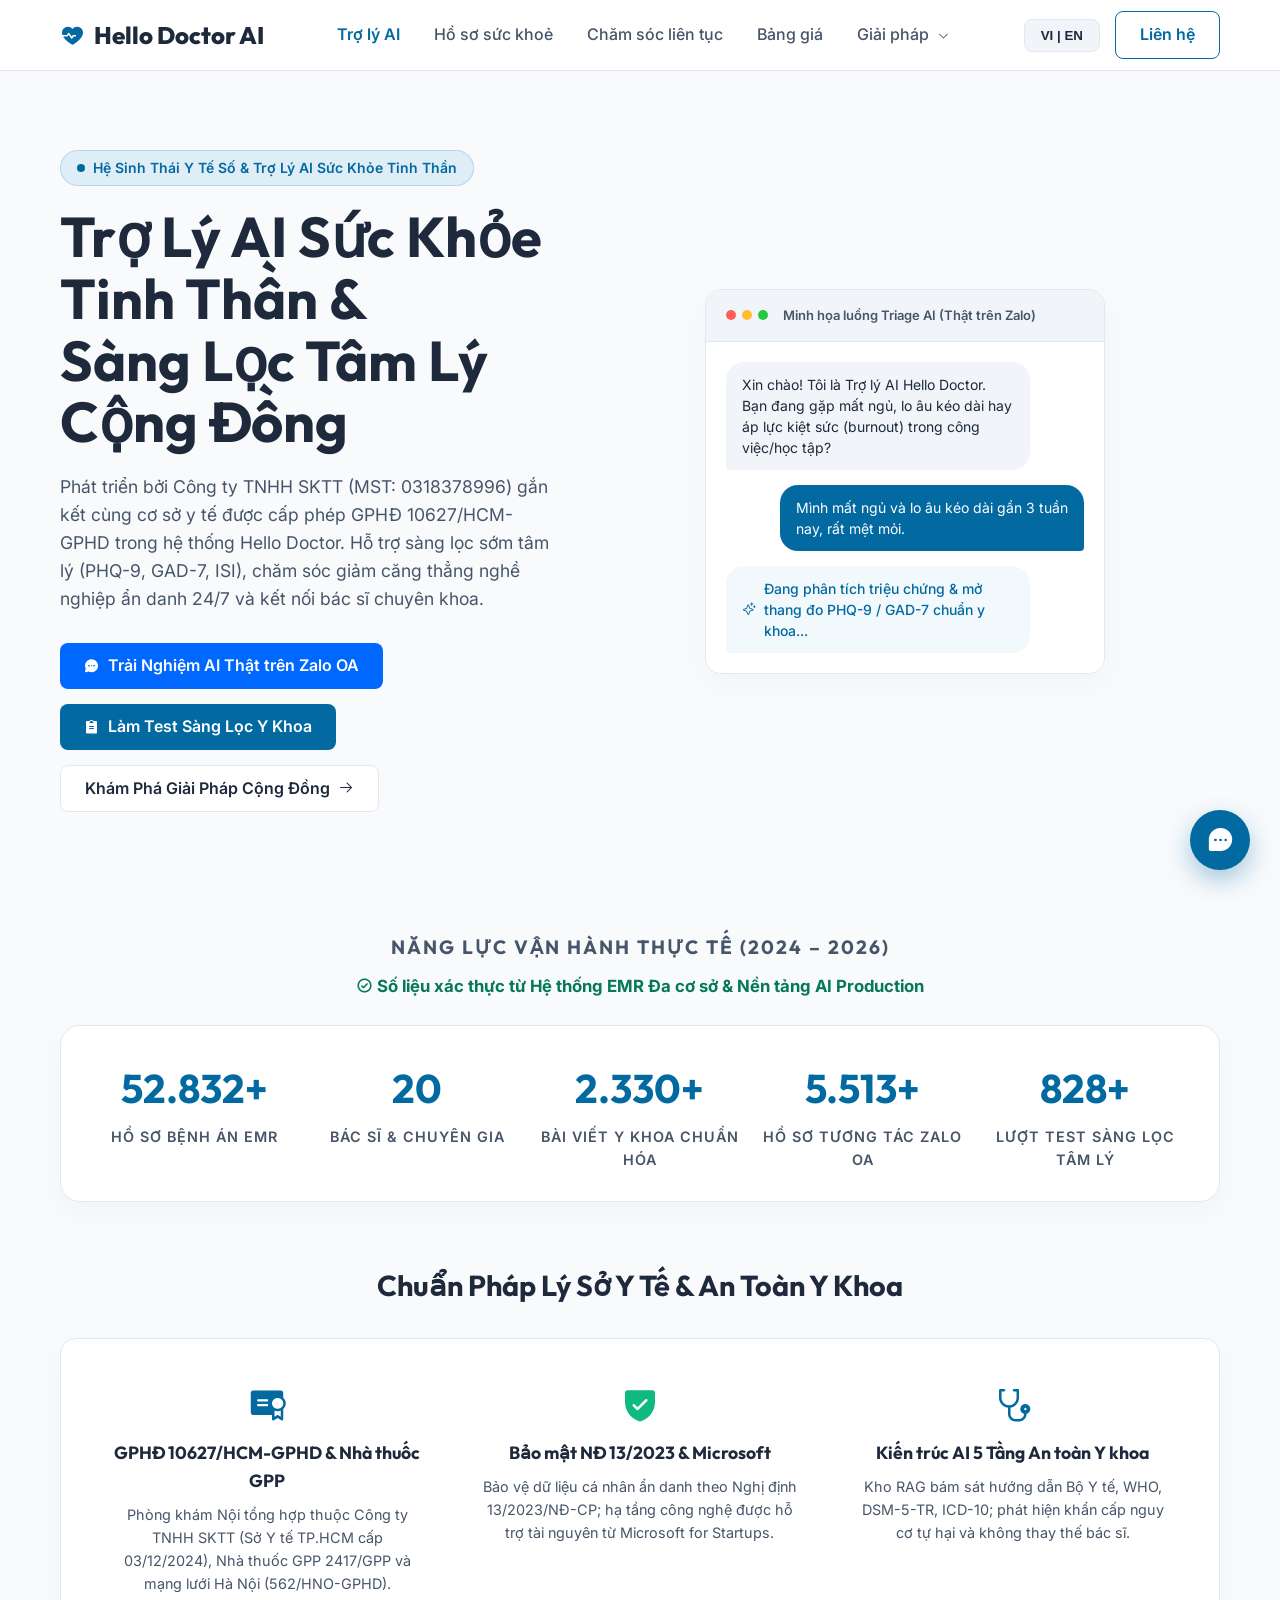
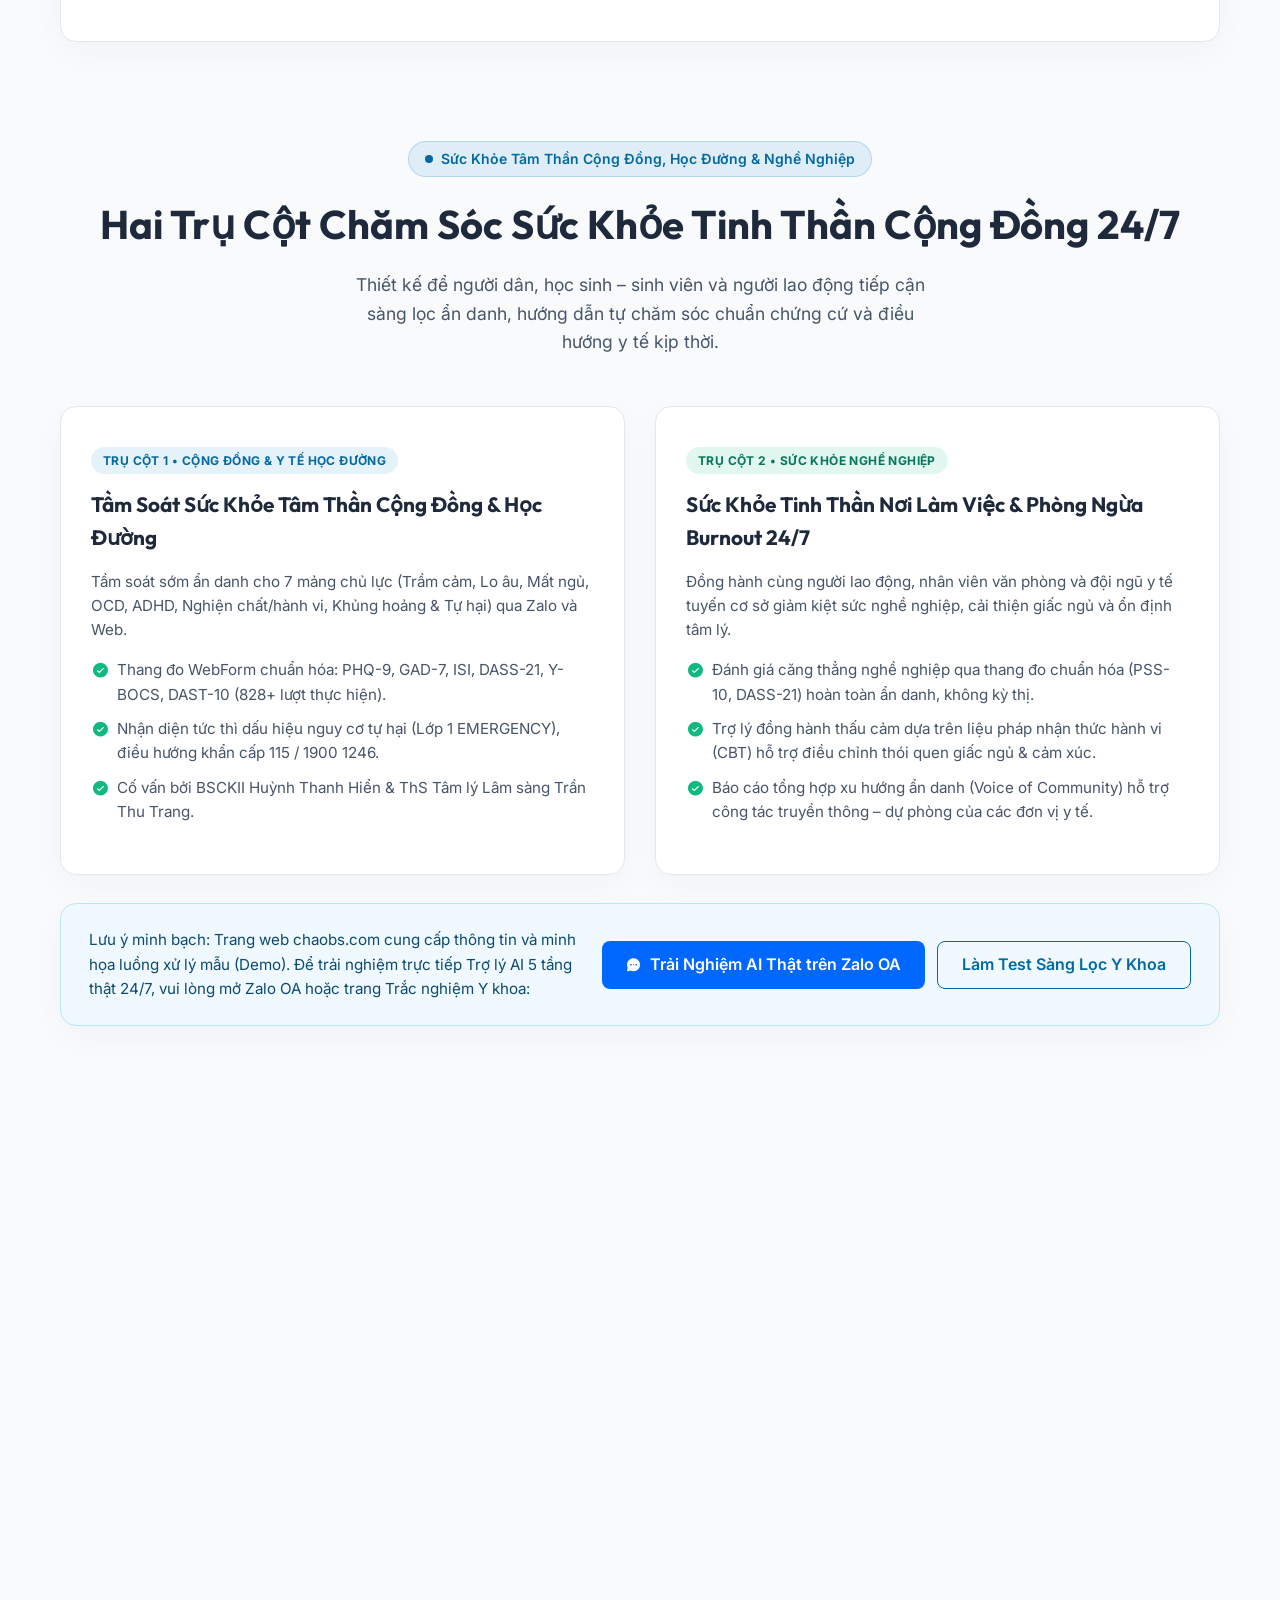
<file: index.html>
<!DOCTYPE html>
<html lang="vi" data-ssr="vi">
<head>
    <meta charset="UTF-8">
    <meta name="viewport" content="width=device-width, initial-scale=1.0">
    <title data-i18n="title">Hello Doctor AI - Hệ Sinh Thái Sức Khoẻ Tinh Thần</title>
    <meta name="description" content="Hello Doctor AI - Nền tảng Y tế Số phát triển bởi Công ty TNHH SKTT (MST: 0318378996) gắn kết Phòng khám cấp phép 10627/HCM-GPHD: Sàng lọc tâm lý (PHQ-9, GAD-7, ISI), chăm sóc sức khỏe tinh thần cộng đồng, học đường và nơi làm việc 24/7 trên Zalo OA.">
    <link rel="canonical" href="https://chaobs.com/">
    <meta property="og:type" content="website">
    <meta property="og:title" content="Hello Doctor AI - Hệ Sinh Thái Sức Khoẻ Tinh Thần">
    <meta property="og:description" content="Nền tảng AI Sàng lọc Tâm lý (PHQ-9, GAD-7, ISI) &amp; Chăm sóc Sức khỏe Tinh thần Cộng đồng, Học đường và Nơi làm việc 24/7 trên Zalo OA.">
    <meta property="og:url" content="https://chaobs.com/">
    <meta property="og:locale" content="vi_VN">
    <link rel="icon" type="image/svg+xml" href="favicon.svg">
    <link rel="alternate icon" href="favicon.ico">
    <link rel="preload" as="font" href="icons.woff2" type="font/woff2" crossorigin>
    <link rel="stylesheet" href="style.css">
    <link rel="stylesheet" href="icons.css">
    <!-- Google Fonts: Outfit for headings, Inter for body (non-blocking) -->
    <link rel="preconnect" href="https://fonts.googleapis.com">
    <link rel="preconnect" href="https://fonts.gstatic.com" crossorigin>
    <link href="https://fonts.googleapis.com/css2?family=Inter:wght@400;600&family=Outfit:wght@700;800&display=optional" rel="stylesheet" media="print" onload="this.media='all'">
    <noscript><link href="https://fonts.googleapis.com/css2?family=Inter:wght@400;600&family=Outfit:wght@700;800&display=optional" rel="stylesheet"></noscript>
    <meta name="google-site-verification" content="oFe73GjnvNT0SoEwdBMHk9RJ_Iky41XXUb16byKOrxc" />
</head>
<body>
    <div class="glow-bg"></div>
    <div class="glow-bg glow-2"></div>

    <nav class="navbar">
        <div class="container nav-content">
            <div class="logo">
                <i class="ph-fill ph-heartbeat"></i>
                <span>Hello Doctor AI</span>
            </div>
            <div class="nav-links">
                <a href="index.html#community-pillars" data-i18n="nav_ai" style="color: var(--primary); font-weight: 600;">Trợ lý AI</a>
                <a href="index.html#architecture" data-i18n="nav_health_record">Hồ sơ sức khoẻ</a>
                <a href="cham-soc-lien-tuc.html" data-i18n="nav_continuous_care">Chăm sóc liên tục</a>
                <a href="index.html#pricing" data-i18n="nav_pricing">Bảng giá</a>
                <div class="dropdown">
                    <a href="index.html#ecosystem" class="dropbtn" data-i18n="nav_solutions">Giải pháp <i class="ph ph-caret-down"></i></a>
                    <div class="dropdown-content">
                        <a href="duoc-pham.html" data-i18n="nav_pharma">Dược phẩm</a>
                        <a href="bac-si.html" data-i18n="nav_clinic">Phòng khám</a>
                        <a href="doanh-nghiep.html" data-i18n="nav_enterprise">Cho Doanh nghiệp</a>
                        <a href="bao-hiem.html" data-i18n="nav_insurance">Cho Bảo hiểm</a>
                    </div>
                </div>
            </div>
            <div style="display: flex; gap: 15px; align-items: center;">
                <button id="lang-toggle" class="btn-lang">VI | EN</button>
                <a href="contact.html" class="btn btn-outline" data-i18n="nav_contact">Liên hệ</a>
                <button class="mobile-menu-btn" id="mobile-menu-btn" aria-label="Mở menu điều hướng"><i class="ph ph-list" aria-hidden="true"></i></button>
            </div>
        </div>
    </nav>

    <main>
        <!-- Hero Section -->
        <section class="hero container">
            <div class="hero-content">
                <div class="badge">
                    <span class="badge-dot"></span> <span data-i18n="hero_badge">Hệ Sinh Thái Y Tế Số & Trợ Lý AI Sức Khỏe Tinh Thần</span>
                </div>
                <h1 data-i18n="hero_h1">Trợ Lý AI Sức Khỏe Tinh Thần & <br>Sàng Lọc Tâm Lý Cộng Đồng</h1>
                <p data-i18n="hero_p">Phát triển bởi Công ty TNHH SKTT (MST: 0318378996) gắn kết cùng cơ sở y tế được cấp phép GPHĐ 10627/HCM-GPHD trong hệ thống Hello Doctor. Hỗ trợ sàng lọc sớm tâm lý (PHQ-9, GAD-7, ISI), chăm sóc giảm căng thẳng nghề nghiệp ẩn danh 24/7 và kết nối bác sĩ chuyên khoa.</p>
                <div class="hero-cta">
                    <a href="https://zalo.me/hellodoctors" target="_blank" rel="noopener noreferrer" class="btn btn-zalo">
                        <i class="ph-fill ph-chat-circle-dots"></i> <span data-i18n="hero_btn1">Trải Nghiệm AI Thật trên Zalo OA</span>
                    </a>
                    <a href="https://hellodoctors.vn/trac-nghiem" target="_blank" rel="noopener noreferrer" class="btn btn-primary">
                        <i class="ph-fill ph-clipboard-text"></i> <span data-i18n="hero_btn_quiz">Làm Test Sàng Lọc Y Khoa</span>
                    </a>
                    <a href="#community-pillars" class="btn btn-secondary">
                        <span data-i18n="hero_btn2">Khám Phá Giải Pháp Cộng Đồng</span> <i class="ph ph-arrow-right"></i>
                    </a>
                </div>
            </div>
            <div class="hero-visual">
                <div class="glass-card mockup-card">
                    <div class="mockup-header">
                        <div class="mockup-dots"><span></span><span></span><span></span></div>
                        <div class="mockup-title" data-i18n="mockup_title">Minh họa luồng Triage AI (Thật trên Zalo)</div>
                    </div>
                    <div class="mockup-body">
                        <div class="chat-bubble bot" data-i18n="mockup_bot1">Xin chào! Tôi là Trợ lý AI Hello Doctor. Bạn đang gặp mất ngủ, lo âu kéo dài hay áp lực kiệt sức (burnout) trong công việc/học tập?</div>
                        <div class="chat-bubble user" data-i18n="mockup_user1">Mình mất ngủ và lo âu kéo dài gần 3 tuần nay, rất mệt mỏi.</div>
                        <div class="chat-bubble bot ai-generating">
                            <i class="ph ph-sparkle"></i> <span data-i18n="mockup_bot2">Đang phân tích triệu chứng & mở thang đo PHQ-9 / GAD-7 chuẩn y khoa...</span>
                        </div>
                    </div>
                </div>
            </div>
            <div class="hero-image">
                <div class="gradient-blob"></div>
            </div>
        </section>

        <!-- Verified Operational Scale Section -->
        <section class="stats container">
            <div style="text-align: center; margin-bottom: 25px;">
                <h2 style="font-size: 1.2rem; color: var(--text-muted); text-transform: uppercase; letter-spacing: 2px;" data-i18n="stat_title">Năng Lực Vận Hành Thực Tế (2024 – 2026)</h2>
                <p style="color: #047857; font-weight: bold; margin-top: 10px; font-size: 1.05rem;"><i class="ph-bold ph-check-circle"></i> <span data-i18n="stat_subtitle">Số liệu xác thực từ Hệ thống EMR Đa cơ sở & Nền tảng AI Production</span></p>
            </div>
            <div class="stats-grid" style="grid-template-columns: repeat(auto-fit, minmax(180px, 1fr)); gap: 15px;">
                <div class="stat-item">
                    <h3 class="stat-number">52.832+</h3>
                    <p class="stat-label" data-i18n="stat_1">Hồ sơ bệnh án EMR</p>
                </div>
                <div class="stat-item">
                    <h3 class="stat-number">20</h3>
                    <p class="stat-label" data-i18n="stat_2">Bác sĩ & Chuyên gia</p>
                </div>
                <div class="stat-item">
                    <h3 class="stat-number">2.330+</h3>
                    <p class="stat-label" data-i18n="stat_3">Bài viết y khoa chuẩn hóa</p>
                </div>
                <div class="stat-item">
                    <h3 class="stat-number">5.513+</h3>
                    <p class="stat-label" data-i18n="stat_4">Hồ sơ tương tác Zalo OA</p>
                </div>
                <div class="stat-item">
                    <h3 class="stat-number">828+</h3>
                    <p class="stat-label" data-i18n="stat_5">Lượt test sàng lọc tâm lý</p>
                </div>
            </div>
        </section>

        <!-- Clinical Trust & Compliance Banner -->
        <section class="trust-banner container">
            <div class="section-header" style="margin-bottom: 30px;">
                <h2 data-i18n="trust_title" style="font-size: 1.8rem;">Chuẩn Pháp Lý Sở Y Tế & An Toàn Y Khoa</h2>
            </div>
            <div class="trust-grid">
                <div class="trust-item">
                    <i class="ph-fill ph-certificate"></i>
                    <h3 data-i18n="trust_2_h">GPHĐ 10627/HCM-GPHD & Nhà thuốc GPP</h3>
                    <p data-i18n="trust_2_p">Phòng khám Nội tổng hợp thuộc Công ty TNHH SKTT (Sở Y tế TP.HCM cấp 03/12/2024), Nhà thuốc GPP 2417/GPP và mạng lưới Hà Nội (562/HNO-GPHD).</p>
                </div>
                <div class="trust-item">
                    <i class="ph-fill ph-shield-check" style="color: #10B981;"></i>
                    <h3 data-i18n="trust_3_h">Bảo mật NĐ 13/2023 & Microsoft</h3>
                    <p data-i18n="trust_3_p">Bảo vệ dữ liệu cá nhân ẩn danh theo Nghị định 13/2023/NĐ-CP; hạ tầng công nghệ được hỗ trợ tài nguyên từ Microsoft for Startups.</p>
                </div>
                <div class="trust-item">
                    <i class="ph-fill ph-stethoscope"></i>
                    <h3 data-i18n="trust_4_h">Kiến trúc AI 5 Tầng An toàn Y khoa</h3>
                    <p data-i18n="trust_4_p">Kho RAG bám sát hướng dẫn Bộ Y tế, WHO, DSM-5-TR, ICD-10; phát hiện khẩn cấp nguy cơ tự hại và không thay thế bác sĩ.</p>
                </div>
            </div>
        </section>

        <!-- Community & Mental Health Pillars (Community/School + Workplace/Burnout) -->
        <section id="community-pillars" class="features container" style="padding: 40px 20px 60px;">
            <div class="section-header">
                <div class="badge" style="margin-bottom: 15px;">
                    <span class="badge-dot"></span> <span data-i18n="pub_badge">Sức Khỏe Tâm Thần Cộng Đồng, Học Đường &amp; Nghề Nghiệp</span>
                </div>
                <h2 data-i18n="pub_h2">Hai Trụ Cột Chăm Sóc Sức Khỏe Tinh Thần Cộng Đồng 24/7</h2>
                <p data-i18n="pub_p">Thiết kế để người dân, học sinh – sinh viên và người lao động tiếp cận sàng lọc ẩn danh, hướng dẫn tự chăm sóc chuẩn chứng cứ và điều hướng y tế kịp thời.</p>
            </div>
            <div class="features-grid" style="grid-template-columns: repeat(auto-fit, minmax(min(100%, 340px), 1fr));">
                <div class="glass-card feature-card">
                    <span class="pillar-badge mental" data-i18n="pub1_badge">Trụ cột 1 • Cộng đồng &amp; Y tế Học đường</span>
                    <h3 data-i18n="pub1_h3">Tầm Soát Sức Khỏe Tâm Thần Cộng Đồng &amp; Học Đường</h3>
                    <p data-i18n="pub1_p">Tầm soát sớm ẩn danh cho 7 mảng chủ lực (Trầm cảm, Lo âu, Mất ngủ, OCD, ADHD, Nghiện chất/hành vi, Khủng hoảng &amp; Tự hại) qua Zalo và Web.</p>
                    <ul class="pillar-list">
                        <li><i class="ph-fill ph-check-circle"></i> <span data-i18n="pub1_li1">Thang đo WebForm chuẩn hóa: PHQ-9, GAD-7, ISI, DASS-21, Y-BOCS, DAST-10 (828+ lượt thực hiện).</span></li>
                        <li><i class="ph-fill ph-check-circle"></i> <span data-i18n="pub1_li2">Nhận diện tức thì dấu hiệu nguy cơ tự hại (Lớp 1 EMERGENCY), điều hướng khẩn cấp 115 / 1900 1246.</span></li>
                        <li><i class="ph-fill ph-check-circle"></i> <span data-i18n="pub1_li3">Cố vấn bởi BSCKII Huỳnh Thanh Hiển &amp; ThS Tâm lý Lâm sàng Trần Thu Trang.</span></li>
                    </ul>
                </div>
                <div class="glass-card feature-card">
                    <span class="pillar-badge workplace" data-i18n="pub2_badge">Trụ cột 2 • Sức khỏe Nghề nghiệp</span>
                    <h3 data-i18n="pub2_h3">Sức Khỏe Tinh Thần Nơi Làm Việc &amp; Phòng Ngừa Burnout 24/7</h3>
                    <p data-i18n="pub2_p">Đồng hành cùng người lao động, nhân viên văn phòng và đội ngũ y tế tuyến cơ sở giảm kiệt sức nghề nghiệp, cải thiện giấc ngủ và ổn định tâm lý.</p>
                    <ul class="pillar-list">
                        <li><i class="ph-fill ph-check-circle"></i> <span data-i18n="pub2_li1">Đánh giá căng thẳng nghề nghiệp qua thang đo chuẩn hóa (PSS-10, DASS-21) hoàn toàn ẩn danh, không kỳ thị.</span></li>
                        <li><i class="ph-fill ph-check-circle"></i> <span data-i18n="pub2_li2">Trợ lý đồng hành thấu cảm dựa trên liệu pháp nhận thức hành vi (CBT) hỗ trợ điều chỉnh thói quen giấc ngủ &amp; cảm xúc.</span></li>
                        <li><i class="ph-fill ph-check-circle"></i> <span data-i18n="pub2_li3">Báo cáo tổng hợp xu hướng ẩn danh (Voice of Community) hỗ trợ công tác truyền thông – dự phòng của các đơn vị y tế.</span></li>
                    </ul>
                </div>
            </div>
            <div class="glass-card" style="margin-top: 28px; padding: 24px 28px; background: #F0F9FF; border-color: #BAE6FD; display: flex; flex-wrap: wrap; align-items: center; justify-content: space-between; gap: 16px;">
                <p data-i18n="pub_cta_note" style="margin: 0; color: #0C4A6E; font-size: 0.95rem; flex: 1; min-width: 260px;">Lưu ý minh bạch: Trang web chaobs.com cung cấp thông tin và minh họa luồng xử lý mẫu (Demo). Để trải nghiệm trực tiếp Trợ lý AI 5 tầng thật 24/7, vui lòng mở Zalo OA hoặc trang Trắc nghiệm Y khoa:</p>
                <div style="display: flex; flex-wrap: wrap; gap: 12px;">
                    <a href="https://zalo.me/hellodoctors" target="_blank" rel="noopener noreferrer" class="btn btn-zalo">
                        <i class="ph-fill ph-chat-circle-dots"></i> <span data-i18n="hero_btn1">Trải Nghiệm AI Thật trên Zalo OA</span>
                    </a>
                    <a href="https://hellodoctors.vn/trac-nghiem" target="_blank" rel="noopener noreferrer" class="btn btn-outline">
                        <span data-i18n="hero_btn_quiz">Làm Test Sàng Lọc Y Khoa</span>
                    </a>
                </div>
            </div>
        </section>

        <!-- Product Showcase Section -->
        <section id="showcase" class="showcase container" style="padding: 60px 20px;">
            <div class="section-header">
                <h2 data-i18n="showcase_h2">Hệ Sinh Thái Sản Phẩm Đang Vận Hành</h2>
                <p data-i18n="showcase_p">Các phân hệ thực tế đang phục vụ công tác khám chữa bệnh và chăm sóc bệnh nhân mỗi ngày.</p>
            </div>
            <div class="showcase-grid" style="display: grid; grid-template-columns: repeat(auto-fit, minmax(300px, 1fr)); gap: 20px;">
                <div class="glass-card feature-card" style="padding: 15px; text-align: center;">
                    <div style="background: rgba(255,255,255,0.05); border: 1px dashed rgba(255,255,255,0.2); border-radius: 8px; height: 200px; display: flex; align-items: center; justify-content: center; margin-bottom: 15px; overflow: hidden;">
                        <img src="emr.webp" alt="EMR Hello Doctor" width="600" height="317" loading="lazy" decoding="async" onerror="this.style.display='none'" style="width: 100%; height: 100%; object-fit: cover;">
                    </div>
                    <h3 data-i18n="showcase_1_h3" style="font-size: 1.1rem; margin-bottom: 10px;">Bệnh án Điện tử (EMR)</h3>
                    <p data-i18n="showcase_1_p" style="font-size: 0.9rem; color: var(--text-muted);">52.832+ hồ sơ ngoại trú tích hợp đơn thuốc, xét nghiệm và lịch sử trị liệu tâm lý.</p>
                </div>
                <div class="glass-card feature-card" style="padding: 15px; text-align: center;">
                    <div style="background: rgba(255,255,255,0.05); border: 1px dashed rgba(255,255,255,0.2); border-radius: 8px; height: 200px; display: flex; align-items: center; justify-content: center; margin-bottom: 15px; overflow: hidden;">
                        <img src="chat.webp" alt="Trợ lý AI Zalo OA" width="600" height="323" loading="lazy" decoding="async" onerror="this.style.display='none'" style="width: 100%; height: 100%; object-fit: cover;">
                    </div>
                    <h3 data-i18n="showcase_2_h3" style="font-size: 1.1rem; margin-bottom: 10px;">Trợ lý AI Thật trên Zalo OA</h3>
                    <p data-i18n="showcase_2_p" style="font-size: 0.9rem; color: var(--text-muted);">Sơ vấn thấu cảm 24/7, mở WebForm PHQ-9/GAD-7 và nhắc tuân thủ điều trị.</p>
                </div>
                <div class="glass-card feature-card" style="padding: 15px; text-align: center;">
                    <div style="background: rgba(255,255,255,0.05); border: 1px dashed rgba(255,255,255,0.2); border-radius: 8px; height: 200px; display: flex; align-items: center; justify-content: center; margin-bottom: 15px; overflow: hidden;">
                        <img src="graph.webp" alt="Kiến trúc AI 5 tầng" width="600" height="327" loading="lazy" decoding="async" onerror="this.style.display='none'" style="width: 100%; height: 100%; object-fit: cover;">
                    </div>
                    <h3 data-i18n="showcase_3_h3" style="font-size: 1.1rem; margin-bottom: 10px;">Kiến trúc AI Đa tầng 5 Lớp</h3>
                    <p data-i18n="showcase_3_p" style="font-size: 0.9rem; color: var(--text-muted);">Tách bạch rạch ròi giữa phân loại ý định, cảnh báo khẩn cấp và kho RAG chuẩn hóa.</p>
                </div>
                <div class="glass-card feature-card" style="padding: 15px; text-align: center;">
                    <div style="background: rgba(255,255,255,0.05); border: 1px dashed rgba(255,255,255,0.2); border-radius: 8px; height: 200px; display: flex; align-items: center; justify-content: center; margin-bottom: 15px; overflow: hidden;">
                        <img src="wallet.webp" alt="Quản trị Ví AI" width="600" height="204" loading="lazy" decoding="async" onerror="this.style.display='none'" style="width: 100%; height: 100%; object-fit: cover;">
                    </div>
                    <h3 data-i18n="showcase_4_h3" style="font-size: 1.1rem; margin-bottom: 10px;">Quản trị Tài nguyên Ví AI</h3>
                    <p data-i18n="showcase_4_p" style="font-size: 0.9rem; color: var(--text-muted);">Theo dõi định mức và phân bổ tài nguyên minh bạch cho doanh nghiệp & chương trình cộng đồng.</p>
                </div>
            </div>
        </section>

        <!-- Features Section -->
        <section id="features" class="features container">
            <div class="section-header">
                <h2 data-i18n="feat_h2">Năng Lực Công Nghệ & Lâm Sàng Cốt Lõi</h2>
                <p data-i18n="feat_p">Vận hành trên quy trình phòng khám ngoại trú thực tế, rào chắn an toàn y khoa nhiều lớp và kho tri thức chuẩn hóa.</p>
            </div>
            <div class="features-grid">
                <div class="glass-card feature-card">
                    <div class="feature-icon"><i class="ph-fill ph-brain"></i></div>
                    <h3 data-i18n="feat1_h3">AI Phân luồng & Sàng lọc 5 Tầng</h3>
                    <p data-i18n="feat1_p">Tự động hóa thang đo lâm sàng (PHQ-9, GAD-7, ISI, DAST-10) qua Zalo OA (5.513+ hồ sơ, 166.866+ tin nhắn) kèm cảnh báo rủi ro tự hại tức thì.</p>
                </div>
                <div class="glass-card feature-card">
                    <div class="feature-icon"><i class="ph-fill ph-database"></i></div>
                    <h3 data-i18n="feat2_h3">Bệnh án EMR Đa cơ sở & Nhà thuốc GPP</h3>
                    <p data-i18n="feat2_p">Quản trị 52.832+ hồ sơ bệnh án ngoại trú, 119.408 đơn thuốc, 3.244 buổi trị liệu tâm lý và kho dược đạt chuẩn GPP 2417/GPP liên thông đối soát.</p>
                </div>
                <div class="glass-card feature-card">
                    <div class="feature-icon"><i class="ph-fill ph-shield-check"></i></div>
                    <h3 data-i18n="feat3_h3">Kho Tri thức RAG Kiểm duyệt & Voice AI</h3>
                    <p data-i18n="feat3_p">2.330+ bài viết y khoa đã thẩm định chuyên môn, đồng hành cùng 20 bác sĩ & chuyên gia và chặn đứng nguy cơ AI tự suy diễn phác đồ.</p>
                </div>
            </div>
        </section>

        <!-- Ecosystem Section -->
        <section id="ecosystem" class="features container" style="padding: 60px 20px;">
            <div class="section-header">
                <h2 data-i18n="eco_title">Hệ Sinh Thái Giải Pháp</h2>
                <p data-i18n="eco_desc">Ứng dụng công nghệ AI tạo sinh có kiểm soát để giải quyết bài toán chăm sóc sức khoẻ tinh thần và dự phòng cho từng nhóm đối tượng.</p>
            </div>
            <div class="features-grid" style="grid-template-columns: repeat(auto-fit, minmax(250px, 1fr));">
                <div class="glass-card feature-card" style="text-align: center; padding: 30px 20px;">
                    <div class="feature-icon" style="margin: 0 auto 20px;"><i class="ph-fill ph-user"></i></div>
                    <h3 data-i18n="eco_b2c_title">Cho Cá Nhân</h3>
                    <p data-i18n="eco_b2c_desc" style="margin-bottom: 20px; min-height: 80px; color: var(--text-muted);">Trợ lý tư vấn tâm lý chuyên sâu 24/7, giúp xả stress và chữa lành mỗi ngày.</p>
                    <a href="ca-nhan.html" class="btn btn-outline" data-i18n="eco_b2c_btn" style="width: 100%; justify-content: center;">Khám phá ngay</a>
                </div>
                <div class="glass-card feature-card" style="text-align: center; padding: 30px 20px;">
                    <div class="feature-icon" style="margin: 0 auto 20px;"><i class="ph-fill ph-buildings"></i></div>
                    <h3 data-i18n="eco_b2b_title">Cho Doanh Nghiệp</h3>
                    <p data-i18n="eco_b2b_desc" style="margin-bottom: 20px; min-height: 80px; color: var(--text-muted);">Tối ưu phúc lợi nhân sự, nâng cao hiệu suất làm việc với Ví AI linh hoạt.</p>
                    <a href="doanh-nghiep.html" class="btn btn-outline" data-i18n="eco_b2b_btn" style="width: 100%; justify-content: center;">Khám phá ngay</a>
                </div>
                <div class="glass-card feature-card" style="text-align: center; padding: 30px 20px;">
                    <div class="feature-icon" style="margin: 0 auto 20px;"><i class="ph-fill ph-stethoscope"></i></div>
                    <h3 data-i18n="eco_doc_title">Cho Bác Sĩ</h3>
                    <p data-i18n="eco_doc_desc" style="margin-bottom: 20px; min-height: 80px; color: var(--text-muted);">Trợ lý lâm sàng sơ vấn tự động, giúp tiết kiệm 40% thời gian hỏi bệnh.</p>
                    <a href="bac-si.html" class="btn btn-outline" data-i18n="eco_doc_btn" style="width: 100%; justify-content: center;">Khám phá ngay</a>
                </div>
                <div class="glass-card feature-card" style="text-align: center; padding: 30px 20px;">
                    <div class="feature-icon" style="margin: 0 auto 20px;"><i class="ph-fill ph-shield-check"></i></div>
                    <h3 data-i18n="eco_ins_title">Cho Bảo Hiểm</h3>
                    <p data-i18n="eco_ins_desc" style="margin-bottom: 20px; min-height: 80px; color: var(--text-muted);">Kiểm soát rủi ro, giảm thiểu tỷ lệ bồi thường với cơ chế giám sát ROI minh bạch.</p>
                    <a href="bao-hiem.html" class="btn btn-outline" data-i18n="eco_ins_btn" style="width: 100%; justify-content: center;">Khám phá ngay</a>
                </div>
            </div>
        </section>

        <!-- Architecture Section -->
        <section id="architecture" class="architecture container">
            <div class="section-header">
                <h2 data-i18n="arch_h2">Kiến Trúc AI Y Khoa 5 Tầng Có Kiểm Soát</h2>
                <p data-i18n="arch_p">Chúng tôi không để LLM trả lời tự do cho người bệnh. Mọi câu hỏi đều đi qua 05 tầng kiểm soát trạng thái và an toàn y khoa.</p>
            </div>
            <div class="arch-container glass-card">
                <div class="arch-step">
                    <div class="arch-icon"><i class="ph-fill ph-user-circle"></i></div>
                    <h3 data-i18n="arch1_h4">Đầu vào Người dân / Bệnh nhân</h3>
                    <p data-i18n="arch1_p">Zalo OA / WebForm / Tổng đài 1900 1246</p>
                </div>
                <div class="arch-arrow"><i class="ph ph-arrow-right"></i></div>
                <div class="arch-step highlight">
                    <div class="arch-icon"><i class="ph-fill ph-cpu"></i></div>
                    <h3 data-i18n="arch2_h4">Tầng 1 CUE & Tầng 2 State Matrix</h3>
                    <p data-i18n="arch2_p">Hiểu ý định, quét khẩn cấp & điều phối luồng</p>
                </div>
                <div class="arch-arrow"><i class="ph ph-arrow-right"></i></div>
                <div class="arch-stack">
                    <div class="arch-step small">
                        <i class="ph-fill ph-book-open-text"></i> <span data-i18n="arch3_lbl">Tầng 3: Kho RAG Y khoa & Hồ sơ EMR</span>
                    </div>
                    <div class="arch-step small">
                        <i class="ph-fill ph-heartbeat"></i> <span data-i18n="arch4_lbl">Tầng 4: Phản hồi Thấu cảm Giới hạn An toàn</span>
                    </div>
                    <div class="arch-step small">
                        <i class="ph-fill ph-database"></i> <span data-i18n="arch5_lbl">Tầng 5: Trí nhớ & Thống kê Ẩn danh VoC</span>
                    </div>
                </div>
            </div>
        </section>

        <!-- Pricing / Access Section -->
        <section id="pricing" class="features container" style="padding: 60px 20px;">
            <div class="section-header">
                <h2 data-i18n="pricing_h2">Miễn Phí Cộng Đồng & Gói Đồng Hành Chuyên Sâu</h2>
                <p data-i18n="pricing_p">Hoạt động sàng lọc tâm lý cơ bản, làm thang đo chuẩn hóa (PHQ-9, GAD-7, DAST-10) và hỏi đáp giáo dục sức khỏe cộng đồng luôn Miễn phí 0đ. Gói Credit chỉ áp dụng cho nhu cầu đồng hành trị liệu cá nhân dài hạn trên Zalo OA.</p>
            </div>
            <div class="features-grid" style="grid-template-columns: repeat(auto-fit, minmax(300px, 1fr));">
                <!-- Package 1 -->
                <div class="glass-card feature-card" style="text-align: center; padding: 40px 20px;">
                    <h3 style="color: var(--text-muted); font-size: 1.1rem; margin-bottom: 10px;" data-i18n="pkg1_code">BASIC_1</h3>
                    <h4 style="font-size: 1.4rem; color: var(--text-color); margin-bottom: 20px; min-height: 50px;" data-i18n="pkg1_name">Gói tư vấn chuyên sâu theo sự vụ</h4>
                    <div style="font-size: 2.5rem; font-weight: 800; color: var(--primary); margin-bottom: 20px;">60.000đ</div>
                    <ul style="list-style: none; padding: 0; margin-bottom: 30px; color: var(--text-muted); text-align: left;">
                        <li style="margin-bottom: 10px;"><i class="ph-fill ph-check-circle" style="color: var(--secondary);"></i> <span data-i18n="pkg1_f1">Cộng: 16.000 AI Credits</span></li>
                        <li style="margin-bottom: 10px;"><i class="ph-fill ph-check-circle" style="color: var(--secondary);"></i> <span data-i18n="pkg1_f2">Hạn dùng: 30 ngày</span></li>
                    </ul>
                    <a href="https://zalo.me/hellodoctors" target="_blank" rel="noopener noreferrer" class="btn btn-outline" data-i18n="pkg_btn" style="width: 100%; justify-content: center;">Mở trên Zalo OA</a>
                </div>
                <!-- Package 2 -->
                <div class="glass-card feature-card" style="text-align: center; padding: 40px 20px; border: 2px solid var(--primary); position: relative;">
                    <div style="position: absolute; top: -15px; left: 50%; transform: translateX(-50%); background: var(--primary); color: white; padding: 5px 15px; border-radius: 20px; font-size: 0.85rem; font-weight: 600;" data-i18n="pkg_popular">PHỔ BIẾN NHẤT</div>
                    <h3 style="color: var(--text-muted); font-size: 1.1rem; margin-bottom: 10px;" data-i18n="pkg2_code">PRO_200K</h3>
                    <h4 style="font-size: 1.4rem; color: var(--text-color); margin-bottom: 20px; min-height: 50px;" data-i18n="pkg2_name">Gói chuyên sâu thường xuyên</h4>
                    <div style="font-size: 2.5rem; font-weight: 800; color: var(--primary); margin-bottom: 20px;">200.000đ</div>
                    <ul style="list-style: none; padding: 0; margin-bottom: 30px; color: var(--text-muted); text-align: left;">
                        <li style="margin-bottom: 10px;"><i class="ph-fill ph-check-circle" style="color: var(--secondary);"></i> <span data-i18n="pkg2_f1">Cộng: 66.000 AI Credits</span></li>
                        <li style="margin-bottom: 10px;"><i class="ph-fill ph-check-circle" style="color: var(--secondary);"></i> <span data-i18n="pkg2_f2">Hạn dùng: 60 ngày</span></li>
                    </ul>
                    <a href="https://zalo.me/hellodoctors" target="_blank" rel="noopener noreferrer" class="btn btn-primary" data-i18n="pkg_btn" style="width: 100%; justify-content: center;">Mở trên Zalo OA</a>
                </div>
                <!-- Package 3 -->
                <div class="glass-card feature-card" style="text-align: center; padding: 40px 20px;">
                    <h3 style="color: var(--text-muted); font-size: 1.1rem; margin-bottom: 10px;" data-i18n="pkg3_code">PRO_600K</h3>
                    <h4 style="font-size: 1.4rem; color: var(--text-color); margin-bottom: 20px; min-height: 50px;" data-i18n="pkg3_name">Gói chuyên sâu điều trị đã lâu</h4>
                    <div style="font-size: 2.5rem; font-weight: 800; color: var(--primary); margin-bottom: 20px;">600.000đ</div>
                    <ul style="list-style: none; padding: 0; margin-bottom: 30px; color: var(--text-muted); text-align: left;">
                        <li style="margin-bottom: 10px;"><i class="ph-fill ph-check-circle" style="color: var(--secondary);"></i> <span data-i18n="pkg3_f1">Cộng: 160.000 AI Credits</span></li>
                        <li style="margin-bottom: 10px;"><i class="ph-fill ph-check-circle" style="color: var(--secondary);"></i> <span data-i18n="pkg3_f2">Hạn dùng: 120 ngày</span></li>
                    </ul>
                    <a href="https://zalo.me/hellodoctors" target="_blank" rel="noopener noreferrer" class="btn btn-outline" data-i18n="pkg_btn" style="width: 100%; justify-content: center;">Mở trên Zalo OA</a>
                </div>
            </div>
        </section>

        <!-- Roadmap Section -->
        <section id="roadmap" class="roadmap container">
            <div class="section-header">
                <h2 data-i18n="road_h2">Chặng Đường Thực Tế & Lộ Trình 2026 – 2027</h2>
                <p data-i18n="road_p">Từ hạ tầng phòng khám ngoại trú thực tế tiến tới hợp tác y tế dự phòng cộng đồng.</p>
            </div>
            <div class="timeline">
                <div class="timeline-item">
                    <div class="timeline-dot active"></div>
                    <div class="timeline-content glass-card">
                        <h3 data-i18n="road1_h3">2024 – 2025: Nền tảng Pháp lý & Lâm sàng (Đã hoàn thành)</h3>
                        <p class="timeline-date" data-i18n="road1_date">Đã hoàn thành</p>
                        <p data-i18n="road1_p">Thành lập Công ty TNHH SKTT (MST 0318378996), cấp phép Phòng khám 10627/HCM-GPHD, Nhà thuốc GPP 2417/GPP và số hóa 52.832+ hồ sơ EMR.</p>
                    </div>
                </div>
                <div class="timeline-item">
                    <div class="timeline-dot active"></div>
                    <div class="timeline-content glass-card">
                        <h3 data-i18n="road2_h3">2026: Vận hành Production AI 5 Tầng & Tri thức Y khoa (Đang chạy)</h3>
                        <p class="timeline-date" data-i18n="road2_date">Đang vận hành Production</p>
                        <p data-i18n="road2_p">Vận hành Trợ lý AI 5 tầng trên Zalo OA (5.513+ hồ sơ, 166.866+ tin nhắn), 2.330+ bài viết y khoa chuẩn hóa và 828+ lượt test sàng lọc.</p>
                    </div>
                </div>
                <div class="timeline-item">
                    <div class="timeline-dot"></div>
                    <div class="timeline-content glass-card">
                        <h3 data-i18n="road3_h3">2026 – 2027: Thí điểm Cổng AI Y tế Dự phòng Cộng đồng (Trọng tâm)</h3>
                        <p class="timeline-date" data-i18n="road3_date">2026 – 2027</p>
                        <p data-i18n="road3_p">Phối hợp cơ quan y tế dự phòng triển khai thí điểm cổng Trợ lý AI Sức khỏe Tâm thần Cộng đồng, Học đường &amp; Nơi làm việc có thẩm định chuyên môn.</p>
                    </div>
                </div>
            </div>
        </section>

        <!-- Team & Medical Governance Section -->
        <section id="team" class="team container">
            <div class="section-header">
                <h2 data-i18n="team_h2">Ban Điều Hành & Hội Đồng Chuyên Môn</h2>
                <p data-i18n="team_p">Sự phối hợp chặt chẽ giữa 20 Bác sĩ, Chuyên gia Tâm lý và Đội ngũ Kỹ sư AI.</p>
            </div>
            <div class="team-grid" style="display: grid; grid-template-columns: repeat(auto-fit, minmax(280px, 360px)); justify-content: center; gap: 30px;">
                <div class="team-card glass-card">
                    <div class="team-avatar" style="padding: 0; overflow: hidden; border-radius: 50%;">
                        <img src="hungnguyen.webp" alt="Nguyễn Minh Hùng" width="300" height="300" loading="lazy" decoding="async" style="width: 100%; height: 100%; object-fit: cover;">
                    </div>
                    <h3>Nguyễn Minh Hùng</h3>
                    <p class="team-role" data-i18n="team1_role">Nhà Sáng lập & Giám đốc Công ty TNHH SKTT</p>
                    <a href="https://www.linkedin.com/in/hung-nguyen-1549733a/" target="_blank" rel="noopener noreferrer" class="linkedin-btn">
                        <i class="ph-fill ph-linkedin-logo"></i> LinkedIn
                    </a>
                </div>
                <div class="team-card glass-card" style="display: flex; flex-direction: column; justify-content: center; align-items: center;">
                    <div class="team-avatar">
                        <i class="ph-fill ph-stethoscope" style="color: var(--primary);"></i>
                    </div>
                    <h3 data-i18n="team2_name">Hội đồng Chuyên môn Hello Doctor</h3>
                    <p class="team-role" data-i18n="team2_role" style="font-size: 0.92rem; line-height: 1.5; margin-top: 8px;">BS. Nguyễn Hùng Anh (CMMKT 0025644/HCM-CCHN) • BSCKII Huỳnh Thanh Hiển • ThS Tâm lý Lâm sàng Trần Thu Trang</p>
                    <a href="https://hellodoctors.vn/bac-si" target="_blank" rel="noopener noreferrer" class="btn btn-outline" data-i18n="team2_btn" style="margin-top: 16px;">Xem Đội ngũ Bác sĩ &amp; Chuyên gia</a>
                </div>
            </div>
        </section>

        <!-- About / Legal Profile Section -->
        <section id="about" class="about container" style="padding: 60px 20px;">
            <div class="section-header">
                <h2 data-i18n="sktt_h2">Về Chúng Tôi (About Us)</h2>
                <p data-i18n="sktt_p">CÔNG TY TNHH SKTT — Hạ tầng Công nghệ & Y tế thuộc Hệ sinh thái Hello Doctor</p>
            </div>

            <div class="glass-card about-card" style="margin-bottom: 30px;">
                <div class="about-content" style="width: 100%;">
                    <h3 data-i18n="sktt_about_title" style="margin-bottom: 15px; color: var(--primary);">1. VỀ CÔNG TY TNHH SKTT & HELLO DOCTOR</h3>
                    <p data-i18n="sktt_about_desc" style="line-height: 1.8;">Thành lập vào tháng 03/2024 (MST: 0318378996), Công ty TNHH SKTT là đơn vị phát triển nền tảng công nghệ y tế Hello Doctor AI và là đơn vị chủ quản Phòng khám Nội tổng hợp trực thuộc (GPHĐ số 10627/HCM-GPHD do Sở Y tế TP.HCM cấp ngày 03/12/2024; Nhà thuốc chuẩn GPP số 2417/GPP) gắn kết trong hệ thống Hello Doctor (52.832+ hồ sơ EMR, 20 bác sĩ & chuyên gia tâm lý).</p>
                </div>
            </div>

            <div class="glass-card about-card" style="margin-bottom: 30px;">
                <div class="about-content" style="width: 100%;">
                    <h3 data-i18n="sktt_core_title" style="margin-bottom: 20px; color: var(--primary);">2. HẠ TẦNG CÔNG NGHỆ & Y KHOA CỐT LÕI</h3>
                    <p data-i18n="sktt_core_intro" style="margin-bottom: 20px;">Phát triển theo kiến trúc an toàn y khoa 5 tầng với sự hỗ trợ hạ tầng từ Microsoft for Startups:</p>

                    <div class="features-grid" style="grid-template-columns: repeat(auto-fit, minmax(280px, 1fr));">
                        <div class="feature-card" style="background: rgba(2,132,199,0.03); padding: 20px; border-radius: 12px; border: 1px solid var(--border-color);">
                            <div style="font-size: 2rem; margin-bottom: 10px;">🩺</div>
                            <h4 data-i18n="sktt_core1_h">AI Phân luồng 5 Tầng (Tele-Triage)</h4>
                            <p data-i18n="sktt_core1_p" style="font-size: 0.95rem; color: var(--text-muted);">Tích hợp trên Zalo OA (5.513+ hồ sơ) để triển khai thang đo PHQ-9/GAD-7/DAST-10, cảnh báo khẩn cấp nguy cơ tự hại (L1 EMERGENCY) và tuyệt đối không thay thế bác sĩ.</p>
                        </div>
                        <div class="feature-card" style="background: rgba(16,185,129,0.03); padding: 20px; border-radius: 12px; border: 1px solid var(--border-color);">
                            <div style="font-size: 2rem; margin-bottom: 10px;">🛡️</div>
                            <h4 data-i18n="sktt_core2_h">Sức khỏe Tâm thần Học đường &amp; Nơi làm việc</h4>
                            <p data-i18n="sktt_core2_p" style="font-size: 0.95rem; color: var(--text-muted);">Hỗ trợ sàng lọc trầm cảm, lo âu, mất ngủ và kiệt sức nghề nghiệp (burnout) ẩn danh 24/7 dưới sự tham vấn của Hội đồng Bác sĩ Tâm thần &amp; Tâm lý Lâm sàng.</p>
                        </div>
                        <div class="feature-card" style="background: rgba(2,132,199,0.03); padding: 20px; border-radius: 12px; border: 1px solid var(--border-color);">
                            <div style="font-size: 2rem; margin-bottom: 10px;">🧠</div>
                            <h4 data-i18n="sktt_core3_h">Kho RAG Kiểm duyệt & EMR Đa cơ sở</h4>
                            <p data-i18n="sktt_core3_p" style="font-size: 0.95rem; color: var(--text-muted);">2.330+ bài viết tri thức y khoa đã thẩm định chuyên môn và kho phác đồ RAG kết nối đồng bộ hệ thống EMR và kho dược chuẩn GPP.</p>
                        </div>
                    </div>
                </div>
            </div>

            <div class="glass-card about-card" style="background: linear-gradient(135deg, rgba(16,185,129,0.1) 0%, rgba(13,148,136,0.1) 100%); border-color: rgba(16,185,129,0.3);">
                <div class="about-content" style="text-align: center; width: 100%;">
                    <h3 data-i18n="sktt_vision_title" style="margin-bottom: 15px; color: var(--primary);">3. TẦM NHÌN & SỨ MỆNH Y TẾ CỘNG ĐỒNG</h3>
                    <p data-i18n="sktt_vision_desc" style="font-size: 1.1rem; line-height: 1.8; font-style: italic; color: var(--text-color);">"Giai đoạn 2024 – 2026+, sứ mệnh của chúng tôi là đưa công cụ sàng lọc sức khỏe tinh thần và tư vấn y tế dự phòng chuẩn chứng cứ tiếp cận miễn phí, kín đáo 24/7 tới từng người dân, nhà trường, doanh nghiệp và cơ sở y tế."</p>
                </div>
            </div>
        </section>
    </main>

    <footer>
        <div class="container footer-content">
            <div class="footer-brand">
                <div class="logo">
                    <i class="ph-fill ph-heartbeat"></i>
                    <span>Hello Doctor AI</span>
                </div>
                <p data-i18n="footer_p">Hệ sinh thái AI Y tế Dự phòng & Chăm sóc Sức khỏe Tinh thần.</p>
                <div style="margin-top: 16px; color: var(--text-muted); font-size: 13px; line-height: 1.8;">
                    <strong style="color: var(--text-color);">CÔNG TY TNHH SKTT (SKTT COMPANY LIMITED)</strong><br>
                    <span style="color: var(--primary);" data-i18n="footer_legal">Pháp nhân vận hành: CÔNG TY TNHH SKTT • GPHĐ Phòng khám trực thuộc: 10627/HCM-GPHD (03/12/2024)</span><br>
                    MST / Tax ID: 0318378996<br>
                    <span data-i18n="footer_addr">152/6 Thành Thái, Phường 12, Quận 10, TP. Hồ Chí Minh</span><br>
                    Hotline: 1900 1246 | Email: founder@chaobs.com
                </div>
            </div>
            <div class="footer-links">
                <a href="about.html" data-i18n="nav_about">Về chúng tôi</a>
                <a href="contact.html" data-i18n="nav_contact">Liên hệ</a>
                <a href="privacy.html" data-i18n="footer_l1">Chính sách Bảo mật</a>
                <a href="terms.html" data-i18n="footer_l2">Điều khoản Sử dụng</a>
            </div>
        </div>
        <div class="footer-bottom">
            <p data-i18n="footer_c">&copy; 2026 CÔNG TY TNHH SKTT (MST: 0318378996). Bảo lưu mọi quyền.</p>
        </div>
    </footer>

    <!-- Chat Widget (Interactive Flow Demo + Direct Zalo OA Live Link) -->
    <div id="chat-widget">
        <div id="chat-window" class="hidden glass-card">
            <div class="chat-header">
                <div class="chat-header-info">
                    <i class="ph-fill ph-robot"></i>
                    <div>
                        <p class="chat-title" data-i18n="chat_h4">Trợ lý AI Y tế (Demo Minh họa)</p>
                        <span data-i18n="chat_span">Trải nghiệm AI thật trên Zalo OA</span>
                    </div>
                </div>
                <button id="close-chat" aria-label="Đóng khung chat demo"><i class="ph ph-x" aria-hidden="true"></i></button>
            </div>
            <div id="chat-body" class="chat-body mockup-body" style="padding: 16px;">
                <!-- Messages injected via JS -->
            </div>
            <div class="chat-footer">
                <input type="text" id="chat-input" aria-label="Nhập câu hỏi demo" placeholder="Hỏi thử về mất ngủ, lo âu hoặc kiệt sức..." data-i18n-placeholder="chat_placeholder">
                <button id="send-btn" aria-label="Gửi tin nhắn demo"><i class="ph-fill ph-paper-plane-right" aria-hidden="true"></i></button>
            </div>
        </div>
        <button id="chat-btn" class="chat-btn pulse" aria-label="Mở Trợ lý AI Demo">
            <i class="ph-fill ph-chat-teardrop-dots" aria-hidden="true"></i>
        </button>
    </div>

    <script>
        document.addEventListener("DOMContentLoaded", () => {
            const menuBtn = document.getElementById("mobile-menu-btn");
            const navLinks = document.querySelector(".nav-links");
            if (menuBtn && navLinks) {
                menuBtn.addEventListener("click", () => {
                    navLinks.classList.toggle("active");
                });
            }
        });
    </script>
    <script src="i18n.js" defer></script>
    <script src="chat.js" defer></script>
</body>
</html>
</file>
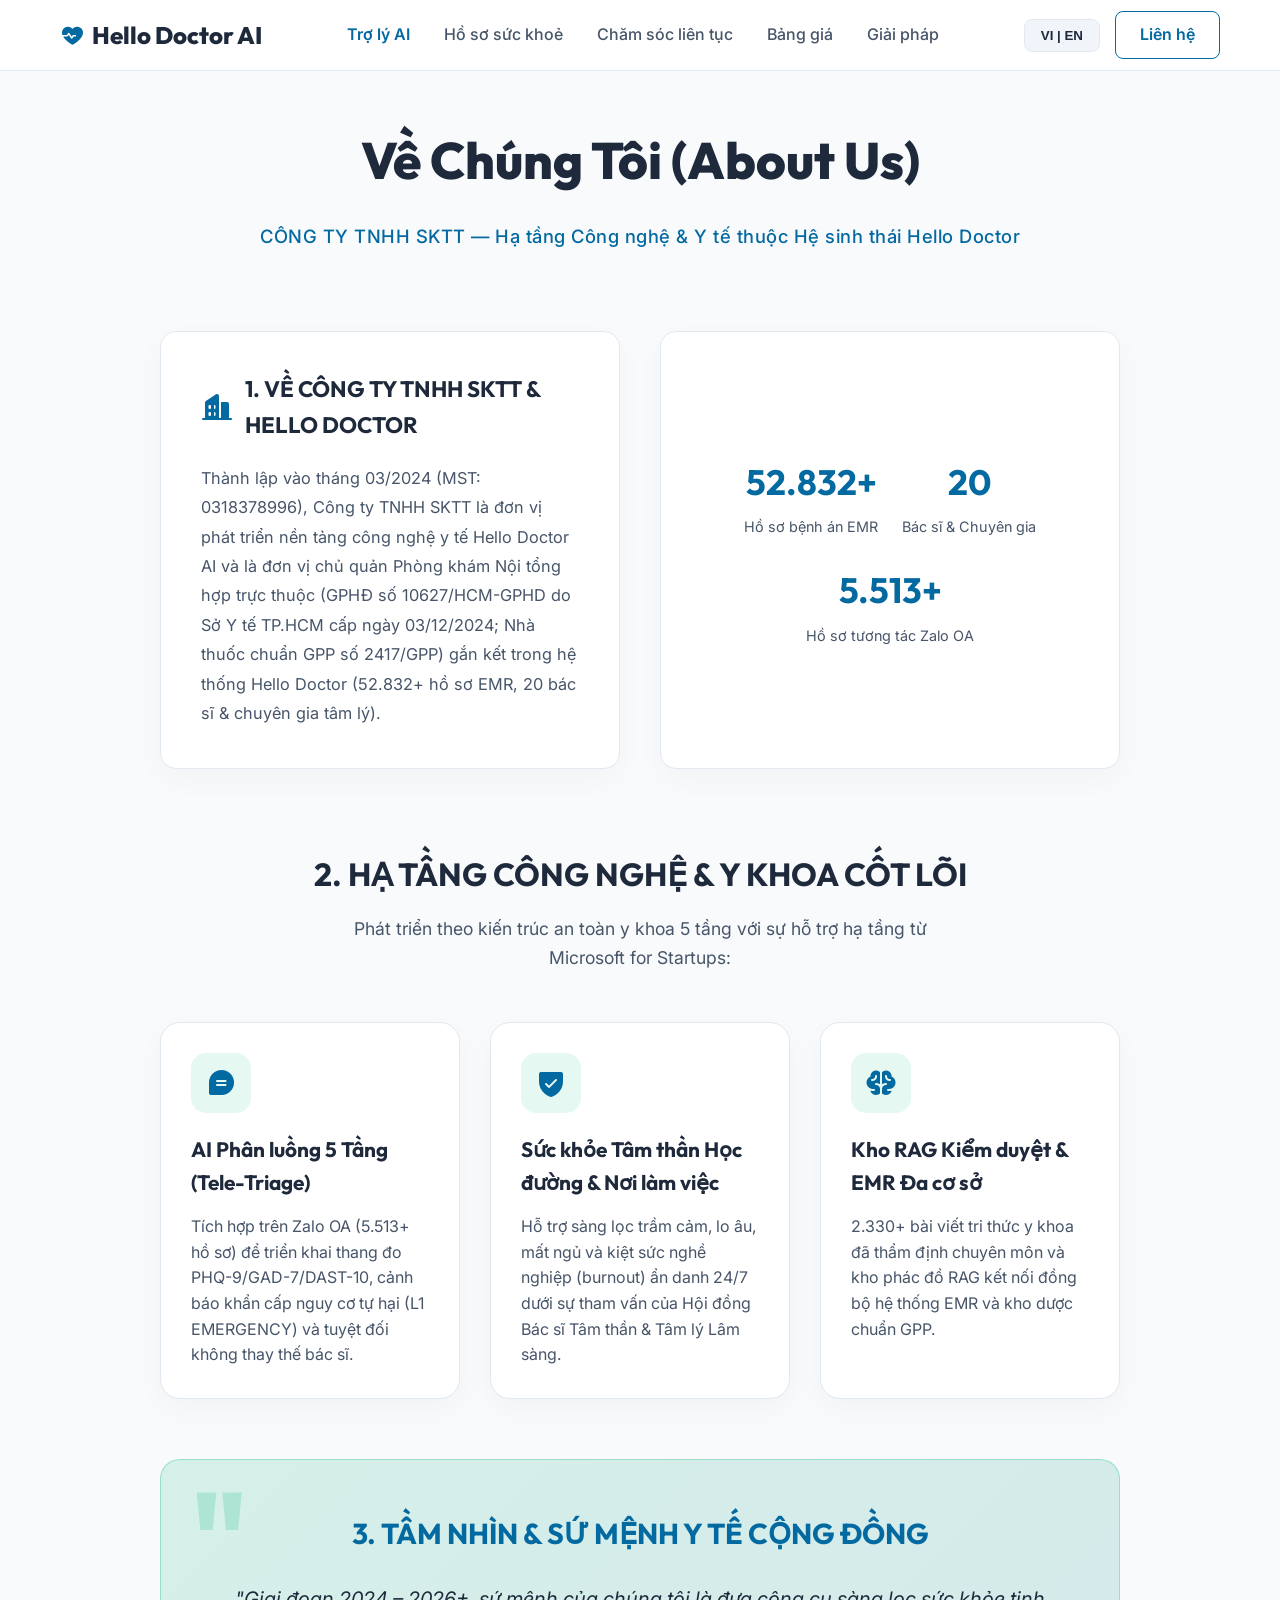
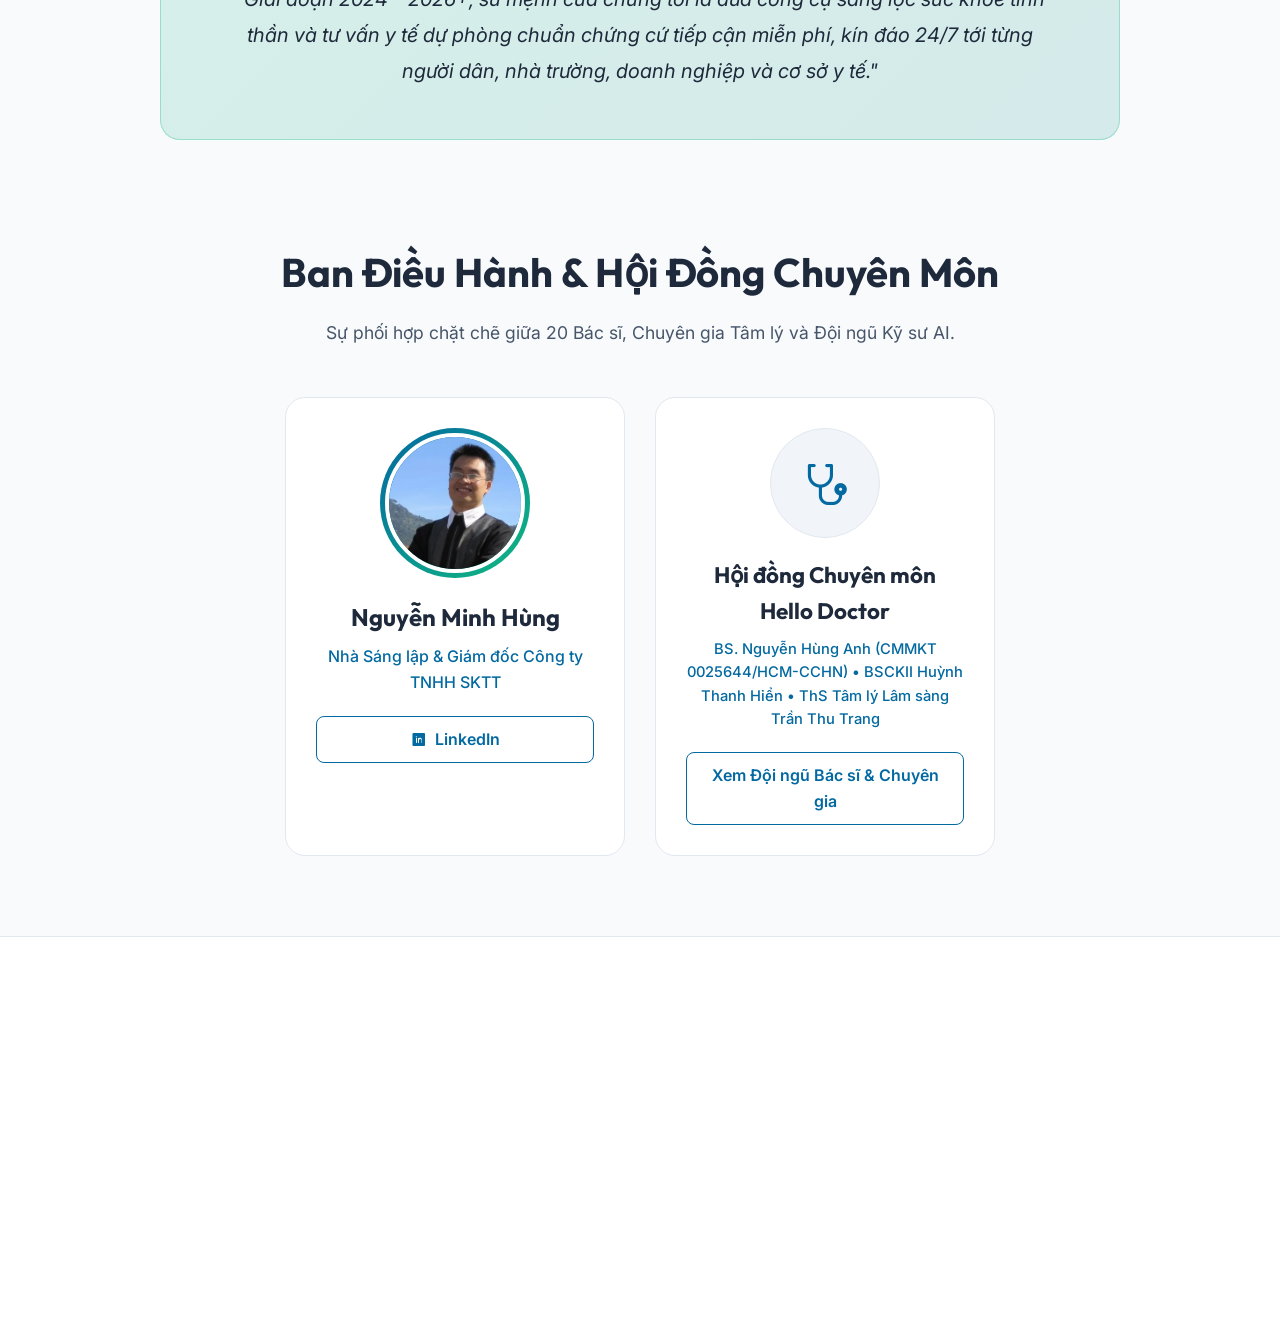
<file: about.html>
<!DOCTYPE html>
<html lang="vi">
<head>
    <meta charset="UTF-8">
    <meta name="viewport" content="width=device-width, initial-scale=1.0">
    <title data-i18n="title">Hello Doctor AI - Về Chúng Tôi</title>
    <meta name="description" content="Giới thiệu Công ty TNHH SKTT (MST: 0318378996) và Phòng khám Chuyên khoa Tâm thần Hello Doctor (GPHĐ 10627/HCM-GPHD) phát triển Hệ sinh thái Trợ lý AI Sức khỏe Tinh thần 5 Tầng.">
    <link rel="canonical" href="https://chaobs.com/about.html">
    <link rel="icon" type="image/svg+xml" href="favicon.svg">
    <link rel="alternate icon" href="favicon.ico">
    <link rel="preload" as="font" href="icons.woff2" type="font/woff2" crossorigin>
    <link rel="stylesheet" href="style.css">
    <link rel="stylesheet" href="icons.css">
    <link rel="preconnect" href="https://fonts.googleapis.com">
    <link rel="preconnect" href="https://fonts.gstatic.com" crossorigin>
    <link href="https://fonts.googleapis.com/css2?family=Inter:wght@400;600&family=Outfit:wght@700;800&display=optional" rel="stylesheet" media="print" onload="this.media='all'">
    <noscript><link href="https://fonts.googleapis.com/css2?family=Inter:wght@400;600&family=Outfit:wght@700;800&display=optional" rel="stylesheet"></noscript>
    <style>
        .about-hero {
            padding: 120px 20px 80px;
            text-align: center;
            position: relative;
        }
        .about-hero::before {
            content: '';
            position: absolute;
            top: 50%;
            left: 50%;
            transform: translate(-50%, -50%);
            width: 300px;
            height: 300px;
            background: var(--primary);
            filter: blur(150px);
            opacity: 0.15;
            z-index: -1;
            border-radius: 50%;
        }
        .about-grid {
            display: grid;
            grid-template-columns: 1fr;
            gap: 40px;
            margin-bottom: 60px;
        }
        @media(min-width: 768px) {
            .about-grid {
                grid-template-columns: 1fr 1fr;
            }
        }
        .feature-card {
            transition: transform 0.3s ease, box-shadow 0.3s ease;
        }
        .feature-card:hover {
            transform: translateY(-5px);
            box-shadow: 0 10px 30px rgba(0,0,0,0.2);
            border-color: rgba(16, 185, 129, 0.4) !important;
        }
        .vision-card {
            background: linear-gradient(135deg, rgba(16,185,129,0.15) 0%, rgba(13,148,136,0.15) 100%);
            border: 1px solid rgba(16,185,129,0.3);
            border-radius: 20px;
            padding: 50px 30px;
            text-align: center;
            margin-top: 60px;
            position: relative;
            overflow: hidden;
        }
        .vision-card::before {
            content: '"';
            position: absolute;
            top: -20px;
            left: 30px;
            font-size: 120px;
            color: rgba(16, 185, 129, 0.2);
            font-family: 'Outfit', sans-serif;
            font-weight: 800;
        }
        .team-card {
            padding: 30px;
            text-align: center;
            border-radius: 20px;
            background: #FFFFFF;
            border: 1px solid var(--border-color);
            transition: transform 0.3s;
        }
        .team-card:hover {
            transform: translateY(-5px);
            border-color: var(--primary);
        }
        .team-avatar-container {
            width: 150px;
            height: 150px;
            margin: 0 auto 20px;
            border-radius: 50%;
            padding: 5px;
            background: linear-gradient(135deg, var(--primary), var(--secondary));
        }
    </style>
</head>
<body>
    <div class="glow-bg"></div>
    <div class="glow-bg glow-2"></div>
    <nav class="navbar">
        <div class="container nav-content">
            <div class="logo">
                <a href="index.html" style="color: inherit; text-decoration: none; display: flex; align-items: center; gap: 8px;">
                    <i class="ph-fill ph-heartbeat"></i>
                    <span>Hello Doctor AI</span>
                </a>
            </div>
            <div class="nav-links">
                <a href="index.html#features" data-i18n="nav_ai" style="color: var(--primary); font-weight: 600;">AI</a>
                <a href="index.html#architecture" data-i18n="nav_health_record">Health Record</a>
                <a href="cham-soc-lien-tuc.html" data-i18n="nav_continuous_care">Continuous Care</a>
                <a href="index.html#pricing" data-i18n="nav_pricing">Pricing</a>
                <div class="dropdown">
                    <a href="index.html#ecosystem" class="dropbtn" data-i18n="nav_solutions">Solutions <i class="ph ph-caret-down"></i></a>
                    <div class="dropdown-content">
                        <a href="duoc-pham.html" data-i18n="nav_pharma">Pharma</a>
                        <a href="bac-si.html" data-i18n="nav_clinic">Clinic</a>
                        <a href="doanh-nghiep.html" data-i18n="nav_enterprise">Enterprise</a>
                        <a href="bao-hiem.html" data-i18n="nav_insurance">Insurance</a>
                    </div>
                </div>
            </div>
            <div style="display: flex; gap: 15px; align-items: center;">
                <button id="lang-toggle" class="btn-lang">VI | EN</button>
                <a href="contact.html" class="btn btn-outline" data-i18n="nav_contact">Liên hệ</a>
                <button class="mobile-menu-btn" id="mobile-menu-btn" aria-label="Mở menu điều hướng"><i class="ph ph-list" aria-hidden="true"></i></button>
            </div>
        </div>
    </nav>
    <main>
        <!-- Hero Section -->
        <section class="about-hero container">
            <h1 data-i18n="sktt_h2" style="font-size: 3.2rem; font-family: 'Outfit', sans-serif; font-weight: 800; color: var(--text-color); margin-bottom: 20px;">
                Về Chúng Tôi (About Us)
            </h1>
            <p data-i18n="sktt_p" style="color: var(--primary); font-size: 1.15rem; font-weight: 500; letter-spacing: 0.5px;">
                CÔNG TY TNHH SKTT — Hạ tầng Công nghệ &amp; Y tế thuộc Hệ sinh thái Hello Doctor
            </p>
        </section>

        <div class="container" style="max-width: 1000px; padding: 0 20px 80px;">

            <div class="about-grid">
                <!-- Company Overview -->
                <div class="glass-card" style="padding: 40px;">
                    <div style="display: flex; align-items: center; gap: 12px; margin-bottom: 20px;">
                        <i class="ph-fill ph-buildings" style="font-size: 2rem; color: var(--primary);"></i>
                        <h2 data-i18n="sktt_about_title" style="font-size: 1.4rem; color: var(--text-color); font-family: 'Outfit', sans-serif;">1. VỀ CÔNG TY TNHH SKTT &amp; HELLO DOCTOR</h2>
                    </div>
                    <p data-i18n="sktt_about_desc" style="line-height: 1.8; color: var(--text-muted); font-size: 1.02rem;">
                        Thành lập vào tháng 03/2024 (MST: 0318378996), Công ty TNHH SKTT là đơn vị phát triển nền tảng công nghệ y tế Hello Doctor AI và là đơn vị chủ quản Phòng khám Nội tổng hợp trực thuộc (GPHĐ số 10627/HCM-GPHD do Sở Y tế TP.HCM cấp ngày 03/12/2024; Nhà thuốc chuẩn GPP số 2417/GPP) gắn kết trong hệ thống Hello Doctor (52.832+ hồ sơ EMR, 20 bác sĩ &amp; chuyên gia tâm lý).
                    </p>
                </div>

                <!-- Verified Clinical Stats -->
                <div class="glass-card" style="padding: 40px; display: flex; flex-direction: column; justify-content: center;">
                    <div style="display: flex; gap: 24px; justify-content: center; text-align: center; flex-wrap: wrap;">
                        <div>
                            <h2 style="font-size: 2.2rem; color: var(--primary); font-family: 'Outfit', sans-serif; margin-bottom: 5px;">52.832+</h2>
                            <p style="color: var(--text-muted); font-size: 0.9rem;" data-i18n="stat_1">Hồ sơ bệnh án EMR</p>
                        </div>
                        <div>
                            <h2 style="font-size: 2.2rem; color: var(--primary); font-family: 'Outfit', sans-serif; margin-bottom: 5px;">20</h2>
                            <p style="color: var(--text-muted); font-size: 0.9rem;" data-i18n="stat_2">Bác sĩ &amp; Chuyên gia</p>
                        </div>
                        <div>
                            <h2 style="font-size: 2.2rem; color: var(--primary); font-family: 'Outfit', sans-serif; margin-bottom: 5px;">5.513+</h2>
                            <p style="color: var(--text-muted); font-size: 0.9rem;" data-i18n="stat_4">Hồ sơ tương tác Zalo OA</p>
                        </div>
                    </div>
                </div>
            </div>

            <!-- Core AI Technologies -->
            <div style="margin-top: 80px;">
                <div style="text-align: center; margin-bottom: 50px;">
                    <h2 data-i18n="sktt_core_title" style="font-size: 2rem; color: var(--text-color); font-family: 'Outfit', sans-serif; margin-bottom: 15px;">2. HẠ TẦNG CÔNG NGHỆ &amp; Y KHOA CỐT LÕI</h2>
                    <p data-i18n="sktt_core_intro" style="color: var(--text-muted); font-size: 1.1rem; max-width: 650px; margin: 0 auto;">Phát triển theo kiến trúc an toàn y khoa 5 tầng với sự hỗ trợ hạ tầng từ Microsoft for Startups:</p>
                </div>

                <div class="features-grid" style="grid-template-columns: repeat(auto-fit, minmax(300px, 1fr)); gap: 30px;">
                    <div class="feature-card glass-card" style="padding: 30px; border-radius: 20px;">
                        <div style="width: 60px; height: 60px; border-radius: 15px; background: rgba(16,185,129,0.1); display: flex; align-items: center; justify-content: center; margin-bottom: 20px;">
                            <i class="ph-fill ph-chat-teardrop-text" style="font-size: 2rem; color: var(--primary);"></i>
                        </div>
                        <h3 data-i18n="sktt_core1_h" style="font-size: 1.3rem; margin-bottom: 15px; color: var(--text-color);">AI Phân luồng 5 Tầng (Tele-Triage)</h3>
                        <p data-i18n="sktt_core1_p" style="font-size: 1rem; color: var(--text-muted); line-height: 1.6;">Tích hợp trên Zalo OA (5.513+ hồ sơ) để triển khai thang đo PHQ-9/GAD-7/DAST-10, cảnh báo khẩn cấp nguy cơ tự hại (L1 EMERGENCY) và tuyệt đối không thay thế bác sĩ.</p>
                    </div>

                    <div class="feature-card glass-card" style="padding: 30px; border-radius: 20px;">
                        <div style="width: 60px; height: 60px; border-radius: 15px; background: rgba(16,185,129,0.1); display: flex; align-items: center; justify-content: center; margin-bottom: 20px;">
                            <i class="ph-fill ph-shield-check" style="font-size: 2rem; color: var(--primary);"></i>
                        </div>
                        <h3 data-i18n="sktt_core2_h" style="font-size: 1.3rem; margin-bottom: 15px; color: var(--text-color);">Sức khỏe Tâm thần Học đường &amp; Nơi làm việc</h3>
                        <p data-i18n="sktt_core2_p" style="font-size: 1rem; color: var(--text-muted); line-height: 1.6;">Hỗ trợ sàng lọc trầm cảm, lo âu, mất ngủ và kiệt sức nghề nghiệp (burnout) ẩn danh 24/7 dưới sự tham vấn của Hội đồng Bác sĩ Tâm thần &amp; Tâm lý Lâm sàng.</p>
                    </div>

                    <div class="feature-card glass-card" style="padding: 30px; border-radius: 20px;">
                        <div style="width: 60px; height: 60px; border-radius: 15px; background: rgba(16,185,129,0.1); display: flex; align-items: center; justify-content: center; margin-bottom: 20px;">
                            <i class="ph-fill ph-brain" style="font-size: 2rem; color: var(--primary);"></i>
                        </div>
                        <h3 data-i18n="sktt_core3_h" style="font-size: 1.3rem; margin-bottom: 15px; color: var(--text-color);">Kho RAG Kiểm duyệt &amp; EMR Đa cơ sở</h3>
                        <p data-i18n="sktt_core3_p" style="font-size: 1rem; color: var(--text-muted); line-height: 1.6;">2.330+ bài viết tri thức y khoa đã thẩm định chuyên môn và kho phác đồ RAG kết nối đồng bộ hệ thống EMR và kho dược chuẩn GPP.</p>
                    </div>
                </div>
            </div>

            <!-- Vision & Mission -->
            <div class="vision-card">
                <h2 data-i18n="sktt_vision_title" style="margin-bottom: 25px; color: var(--primary); font-size: 1.8rem; font-family: 'Outfit', sans-serif;">3. TẦM NHÌN &amp; SỨ MỆNH Y TẾ CỘNG ĐỒNG</h2>
                <p data-i18n="sktt_vision_desc" style="font-size: 1.25rem; line-height: 1.8; font-style: italic; color: var(--text-color); max-width: 820px; margin: 0 auto;">
                    "Giai đoạn 2024 – 2026+, sứ mệnh của chúng tôi là đưa công cụ sàng lọc sức khỏe tinh thần và tư vấn y tế dự phòng chuẩn chứng cứ tiếp cận miễn phí, kín đáo 24/7 tới từng người dân, nhà trường, doanh nghiệp và cơ sở y tế."
                </p>
            </div>

            <!-- Team Section -->
            <section id="team" style="margin-top: 100px;">
                <div style="text-align: center; margin-bottom: 50px;">
                    <h2 data-i18n="team_h2" style="font-size: 2.5rem; color: var(--text-color); font-family: 'Outfit', sans-serif; margin-bottom: 15px;">Ban Điều Hành &amp; Hội Đồng Chuyên Môn</h2>
                    <p data-i18n="team_p" style="color: var(--text-muted); font-size: 1.1rem;">Sự phối hợp chặt chẽ giữa 20 Bác sĩ, Chuyên gia Tâm lý và Đội ngũ Kỹ sư AI.</p>
                </div>

                <div style="display: flex; justify-content: center; flex-wrap: wrap; gap: 30px;">
                    <div class="team-card" style="max-width: 340px; width: 100%;">
                        <div class="team-avatar-container">
                            <div style="width: 100%; height: 100%; border-radius: 50%; overflow: hidden; border: 4px solid #FFFFFF;">
                                <img src="hungnguyen.webp" alt="Nguyễn Minh Hùng" width="300" height="300" loading="lazy" decoding="async" style="width: 100%; height: 100%; object-fit: cover;">
                            </div>
                        </div>
                        <h3 style="font-size: 1.5rem; color: var(--text-color); margin-bottom: 8px;">Nguyễn Minh Hùng</h3>
                        <p class="team-role" data-i18n="team1_role" style="color: var(--primary); font-weight: 500; margin-bottom: 20px;">Nhà Sáng lập &amp; Giám đốc Công ty TNHH SKTT</p>
                        <a href="https://www.linkedin.com/in/hung-nguyen-1549733a/" target="_blank" rel="noopener noreferrer" class="btn btn-outline" style="width: 100%; display: flex; justify-content: center; gap: 8px;">
                            <i class="ph-fill ph-linkedin-logo"></i> LinkedIn
                        </a>
                    </div>
                    <div class="team-card" style="max-width: 340px; width: 100%; display: flex; flex-direction: column; justify-content: center;">
                        <div class="team-avatar" style="width: 110px; height: 110px; margin: 0 auto 20px;">
                            <i class="ph-fill ph-stethoscope" style="color: var(--primary);"></i>
                        </div>
                        <h3 data-i18n="team2_name" style="font-size: 1.4rem; color: var(--text-color); margin-bottom: 8px;">Hội đồng Chuyên môn Hello Doctor</h3>
                        <p class="team-role" data-i18n="team2_role" style="color: var(--primary); font-weight: 500; font-size: 0.92rem; margin-bottom: 20px;">BS. Nguyễn Hùng Anh (CMMKT 0025644/HCM-CCHN) • BSCKII Huỳnh Thanh Hiển • ThS Tâm lý Lâm sàng Trần Thu Trang</p>
                        <a href="https://hellodoctors.vn/bac-si" target="_blank" rel="noopener noreferrer" class="btn btn-outline" data-i18n="team2_btn" style="width: 100%; display: flex; justify-content: center; gap: 8px;">
                            Xem Đội ngũ Bác sĩ &amp; Chuyên gia
                        </a>
                    </div>
                </div>
            </section>
        </div>
    </main>
    
    <footer>
        <div class="container footer-content">
            <div class="footer-brand">
                <div class="logo">
                    <i class="ph-fill ph-heartbeat"></i>
                    <span>Hello Doctor AI</span>
                </div>
                <p data-i18n="footer_p">Hệ sinh thái AI Chăm sóc Sức khỏe Tinh thần &amp; Y tế Dự phòng.</p>
                <div style="margin-top: 16px; color: var(--text-muted); font-size: 13px; line-height: 1.8;">
                    <strong style="color: var(--text-color);">CÔNG TY TNHH SKTT (SKTT COMPANY LIMITED)</strong><br>
                    <span style="color: var(--primary);" data-i18n="footer_legal">Pháp nhân vận hành: CÔNG TY TNHH SKTT • GPHĐ Phòng khám trực thuộc: 10627/HCM-GPHD (03/12/2024)</span><br>
                    MST / Tax ID: 0318378996<br>
                    <span data-i18n="footer_addr">152/6 Thành Thái, Phường 12, Quận 10, TP. Hồ Chí Minh</span><br>
                    Hotline: 1900 1246 | Email: founder@chaobs.com
                </div>
            </div>
            <div class="footer-links">
                <a href="about.html" data-i18n="nav_about">Về chúng tôi</a>
                <a href="contact.html" data-i18n="nav_contact">Liên hệ</a>
                <a href="privacy.html" data-i18n="footer_l1">Chính sách Bảo mật</a>
                <a href="terms.html" data-i18n="footer_l2">Điều khoản Sử dụng</a>
            </div>
        </div>
        <div class="footer-bottom">
            <p data-i18n="footer_c">&copy; 2026 CÔNG TY TNHH SKTT (MST: 0318378996). Bảo lưu mọi quyền.</p>
        </div>
    </footer>
    
    <script src="i18n.js" defer></script>
    <script>
        document.addEventListener("DOMContentLoaded", () => {
            const menuBtn = document.getElementById("mobile-menu-btn");
            const navLinks = document.querySelector(".nav-links");
            if (menuBtn && navLinks) {
                menuBtn.addEventListener("click", () => {
                    navLinks.classList.toggle("active");
                });
            }
        });
    </script>
</body>
</html>
</file>
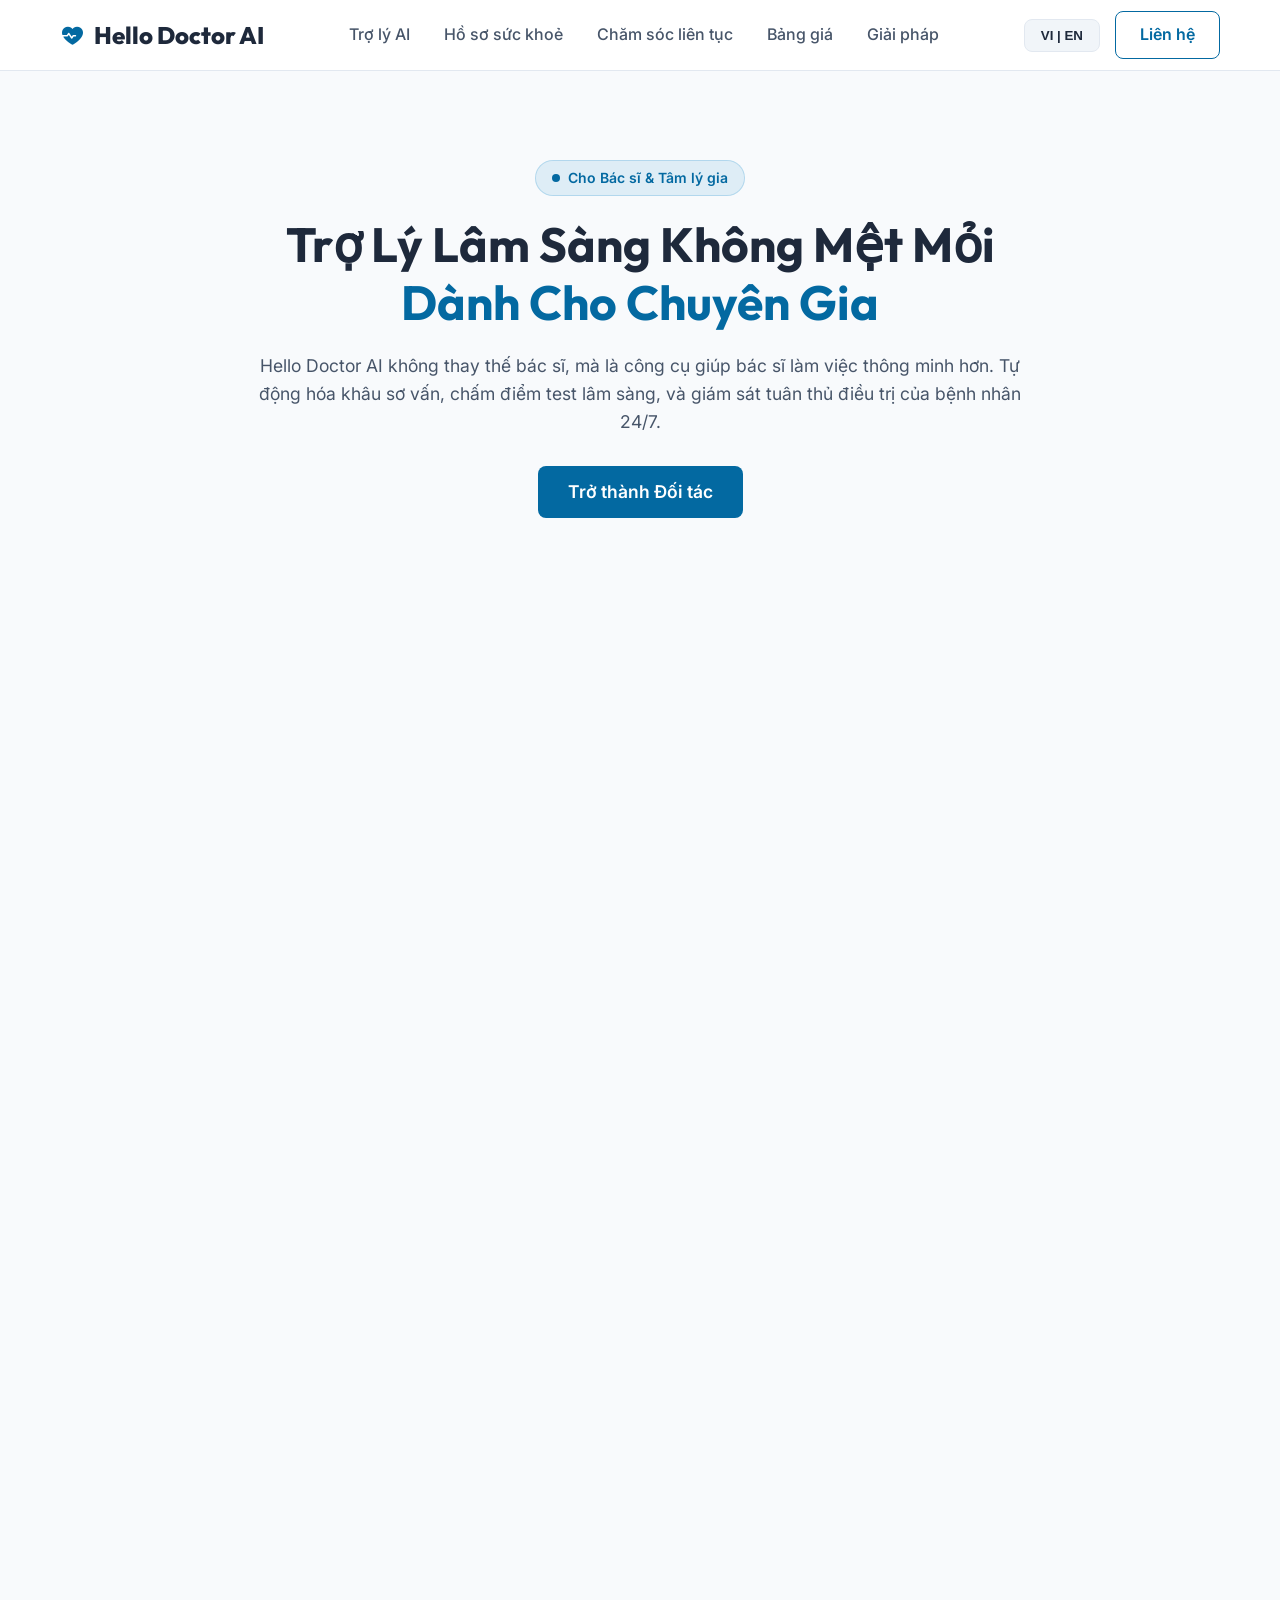
<file: bac-si.html>
<!DOCTYPE html>
<html lang="vi">
<head>
    <meta charset="UTF-8">
    <meta name="viewport" content="width=device-width, initial-scale=1.0">
    <title data-i18n="title">Hello Doctor AI - Hệ Sinh Thái Sức Khoẻ Tinh Thần</title>
    <meta name="description" content="Giải pháp Trợ lý AI dành cho Bác sĩ và Tâm lý gia.">
    <link rel="canonical" href="https://chaobs.com/bac-si.html">
    <link rel="icon" type="image/svg+xml" href="favicon.svg">
    <link rel="alternate icon" href="favicon.ico">
    <link rel="preload" as="font" href="icons.woff2" type="font/woff2" crossorigin>
    <link rel="stylesheet" href="style.css">
    <link rel="stylesheet" href="icons.css">
    <link rel="preconnect" href="https://fonts.googleapis.com">
    <link rel="preconnect" href="https://fonts.gstatic.com" crossorigin>
    <link href="https://fonts.googleapis.com/css2?family=Inter:wght@400;600&family=Outfit:wght@700;800&display=optional" rel="stylesheet" media="print" onload="this.media='all'">
    <noscript><link href="https://fonts.googleapis.com/css2?family=Inter:wght@400;600&family=Outfit:wght@700;800&display=optional" rel="stylesheet"></noscript>
    <meta name="google-site-verification" content="oFe73GjnvNT0SoEwdBMHk9RJ_Iky41XXUb16byKOrxc" />
</head>
<body>
    <div class="glow-bg"></div>
    <div class="glow-bg glow-2"></div>

    <nav class="navbar">
        <div class="container nav-content">
            <div class="logo">
                <a href="index.html" style="text-decoration: none; color: inherit; display: flex; align-items: center; gap: 10px;">
                    <i class="ph-fill ph-heartbeat"></i>
                    <span>Hello Doctor AI</span>
                </a>
            </div>
            <div class="nav-links">
                <a href="index.html#features" data-i18n="nav_ai">AI</a>
                <a href="index.html#architecture" data-i18n="nav_health_record">Health Record</a>
                <a href="cham-soc-lien-tuc.html" data-i18n="nav_continuous_care">Continuous Care</a>
                <a href="index.html#pricing" data-i18n="nav_pricing">Pricing</a>
                <div class="dropdown">
                    <a href="#" class="dropbtn" data-i18n="nav_solutions">Solutions <i class="ph ph-caret-down"></i></a>
                    <div class="dropdown-content">
                        <a href="duoc-pham.html" data-i18n="nav_pharma">Pharma</a>
                        <a href="bac-si.html" data-i18n="nav_clinic" style="color: var(--primary); font-weight: 600;">Clinic</a>
                        <a href="doanh-nghiep.html" data-i18n="nav_enterprise">Enterprise</a>
                        <a href="bao-hiem.html" data-i18n="nav_insurance">Insurance</a>
                    </div>
                </div>
            </div>
            <div style="display: flex; gap: 15px; align-items: center;">
                <button id="lang-toggle" class="btn-lang">EN | VI</button>
                <a href="contact.html" class="btn btn-outline" data-i18n="nav_contact">Contact Us</a>
                <button class="mobile-menu-btn" id="mobile-menu-btn" aria-label="Mở menu điều hướng"><i class="ph ph-list" aria-hidden="true"></i></button>
            </div>
        </div>
    </nav>

    <main style="padding-top: 100px;">
        <!-- Hero Section -->
        <section class="container" style="text-align: center; padding: 60px 20px;">
            <div class="badge" style="margin-bottom: 20px;">
                <span class="badge-dot"></span> <span data-i18n="doc_badge">Cho Bác sĩ & Tâm lý gia</span>
            </div>
            <h1 data-i18n="doc_h1" style="font-size: 3rem; margin-bottom: 20px; line-height: 1.2;">Title</h1>
            <p data-i18n="doc_hero_p" style="font-size: 1.1rem; color: var(--text-muted); max-width: 800px; margin: 0 auto 30px;">
                Hero Desc
            </p>
            <a href="mailto:founder@chaobs.com" class="btn btn-primary" data-i18n="doc_hero_btn" style="font-size: 1.1rem; padding: 12px 30px;">CTA</a>
        </section>

        <!-- Pain Points Section -->
        <section class="container" style="padding: 40px 20px;">
            <div class="section-header" style="margin-bottom: 30px;">
                <h2 data-i18n="doc_pain_h2">Pain Points</h2>
            </div>
            <div class="problem-grid" style="grid-template-columns: repeat(auto-fit, minmax(300px, 1fr));">
                <div class="problem-card">
                    <i class="ph-fill ph-clock-countdown"></i>
                    <h3 data-i18n="doc_pain_1_title" style="margin-bottom: 10px; font-size: 1.2rem;">Title</h3>
                    <p data-i18n="doc_pain_1_desc" style="color: var(--text-muted);">Desc</p>
                </div>
                <div class="problem-card">
                    <i class="ph-fill ph-warning-circle" style="color: #EF4444;"></i>
                    <h3 data-i18n="doc_pain_2_title" style="margin-bottom: 10px; font-size: 1.2rem;">Title</h3>
                    <p data-i18n="doc_pain_2_desc" style="color: var(--text-muted);">Desc</p>
                </div>
                <div class="problem-card">
                    <i class="ph-fill ph-eye-closed"></i>
                    <h3 data-i18n="doc_pain_3_title" style="margin-bottom: 10px; font-size: 1.2rem;">Title</h3>
                    <p data-i18n="doc_pain_3_desc" style="color: var(--text-muted);">Desc</p>
                </div>
            </div>
        </section>

        <!-- Values Section -->
        <section class="container" style="padding: 40px 20px;">
            <div class="section-header" style="margin-bottom: 30px;">
                <h2 data-i18n="doc_val_h2">Values</h2>
            </div>
            <div class="features-grid">
                <div class="glass-card feature-card">
                    <div class="feature-icon"><i class="ph-fill ph-chart-line-up"></i></div>
                    <h3 data-i18n="doc_val_1_title">Title</h3>
                    <p data-i18n="doc_val_1_desc">Desc</p>
                </div>
                <div class="glass-card feature-card">
                    <div class="feature-icon"><i class="ph-fill ph-robot"></i></div>
                    <h3 data-i18n="doc_val_2_title">Title</h3>
                    <p data-i18n="doc_val_2_desc">Desc</p>
                </div>
                <div class="glass-card feature-card">
                    <div class="feature-icon"><i class="ph-fill ph-presentation-chart"></i></div>
                    <h3 data-i18n="doc_val_3_title">Title</h3>
                    <p data-i18n="doc_val_3_desc">Desc</p>
                </div>
            </div>
        </section>

        <!-- How It Works Section -->
        <section class="container" style="padding: 40px 20px 80px;">
            <div class="section-header" style="margin-bottom: 30px;">
                <h2 data-i18n="doc_how_h2">How It Works</h2>
            </div>
            <div class="arch-container glass-card" style="align-items: stretch;">
                <div class="arch-step" style="background: #F8FAFC; padding: 20px; border-radius: 12px;">
                    <div class="arch-icon"><i class="ph-fill ph-number-circle-one"></i></div>
                    <h4 data-i18n="doc_how_1_title" style="margin-bottom: 10px;">Title</h4>
                    <p data-i18n="doc_how_1_desc" style="color: var(--text-muted);">Desc</p>
                </div>
                <div class="arch-arrow" style="align-self: center;"><i class="ph ph-arrow-right"></i></div>
                <div class="arch-step highlight" style="padding: 20px;">
                    <div class="arch-icon"><i class="ph-fill ph-number-circle-two"></i></div>
                    <h4 data-i18n="doc_how_2_title" style="margin-bottom: 10px;">Title</h4>
                    <p data-i18n="doc_how_2_desc" style="color: var(--text-muted);">Desc</p>
                </div>
                <div class="arch-arrow" style="align-self: center;"><i class="ph ph-arrow-right"></i></div>
                <div class="arch-step" style="background: #F8FAFC; padding: 20px; border-radius: 12px;">
                    <div class="arch-icon"><i class="ph-fill ph-number-circle-three"></i></div>
                    <h4 data-i18n="doc_how_3_title" style="margin-bottom: 10px;">Title</h4>
                    <p data-i18n="doc_how_3_desc" style="color: var(--text-muted);">Desc</p>
                </div>
            </div>
        </section>
    </main>

    <footer>
        <div class="container footer-content">
            <div class="footer-brand">
                <div class="logo">
                    <i class="ph-fill ph-heartbeat"></i>
                    <span>Hello Doctor AI</span>
                </div>
                <p data-i18n="footer_p">Hệ sinh thái AI Chăm sóc Sức khỏe Tinh thần &amp; Y tế Dự phòng.</p>
                <div style="margin-top: 16px; color: var(--text-muted); font-size: 13px; line-height: 1.8;">
                    <strong style="color: var(--text-color);">CÔNG TY TNHH SKTT (SKTT COMPANY LIMITED)</strong><br>
                    <span style="color: var(--primary);" data-i18n="footer_legal">Pháp nhân vận hành: CÔNG TY TNHH SKTT • GPHĐ Phòng khám trực thuộc: 10627/HCM-GPHD (03/12/2024)</span><br>
                    MST / Tax ID: 0318378996<br>
                    <span data-i18n="footer_addr">152/6 Thành Thái, Phường 12, Quận 10, TP. Hồ Chí Minh</span><br>
                    Hotline: 1900 1246 | Email: founder@chaobs.com
                </div>
            </div>
            <div class="footer-links">
                <a href="about.html" data-i18n="nav_about">Về chúng tôi</a>
                <a href="contact.html" data-i18n="nav_contact">Liên hệ</a>
                <a href="privacy.html" data-i18n="footer_l1">Chính sách Bảo mật</a>
                <a href="terms.html" data-i18n="footer_l2">Điều khoản Sử dụng</a>
            </div>
        </div>
        <div class="footer-bottom">
            <p data-i18n="footer_c">&copy; 2026 CÔNG TY TNHH SKTT (MST: 0318378996). Bảo lưu mọi quyền.</p>
        </div>
    </footer>

    <script>
        document.addEventListener("DOMContentLoaded", () => {
            const menuBtn = document.getElementById("mobile-menu-btn");
            const navLinks = document.querySelector(".nav-links");
            if (menuBtn && navLinks) {
                menuBtn.addEventListener("click", () => {
                    navLinks.classList.toggle("active");
                });
            }
        });
    </script>
    <script src="i18n.js" defer></script>
</body>
</html>
</file>
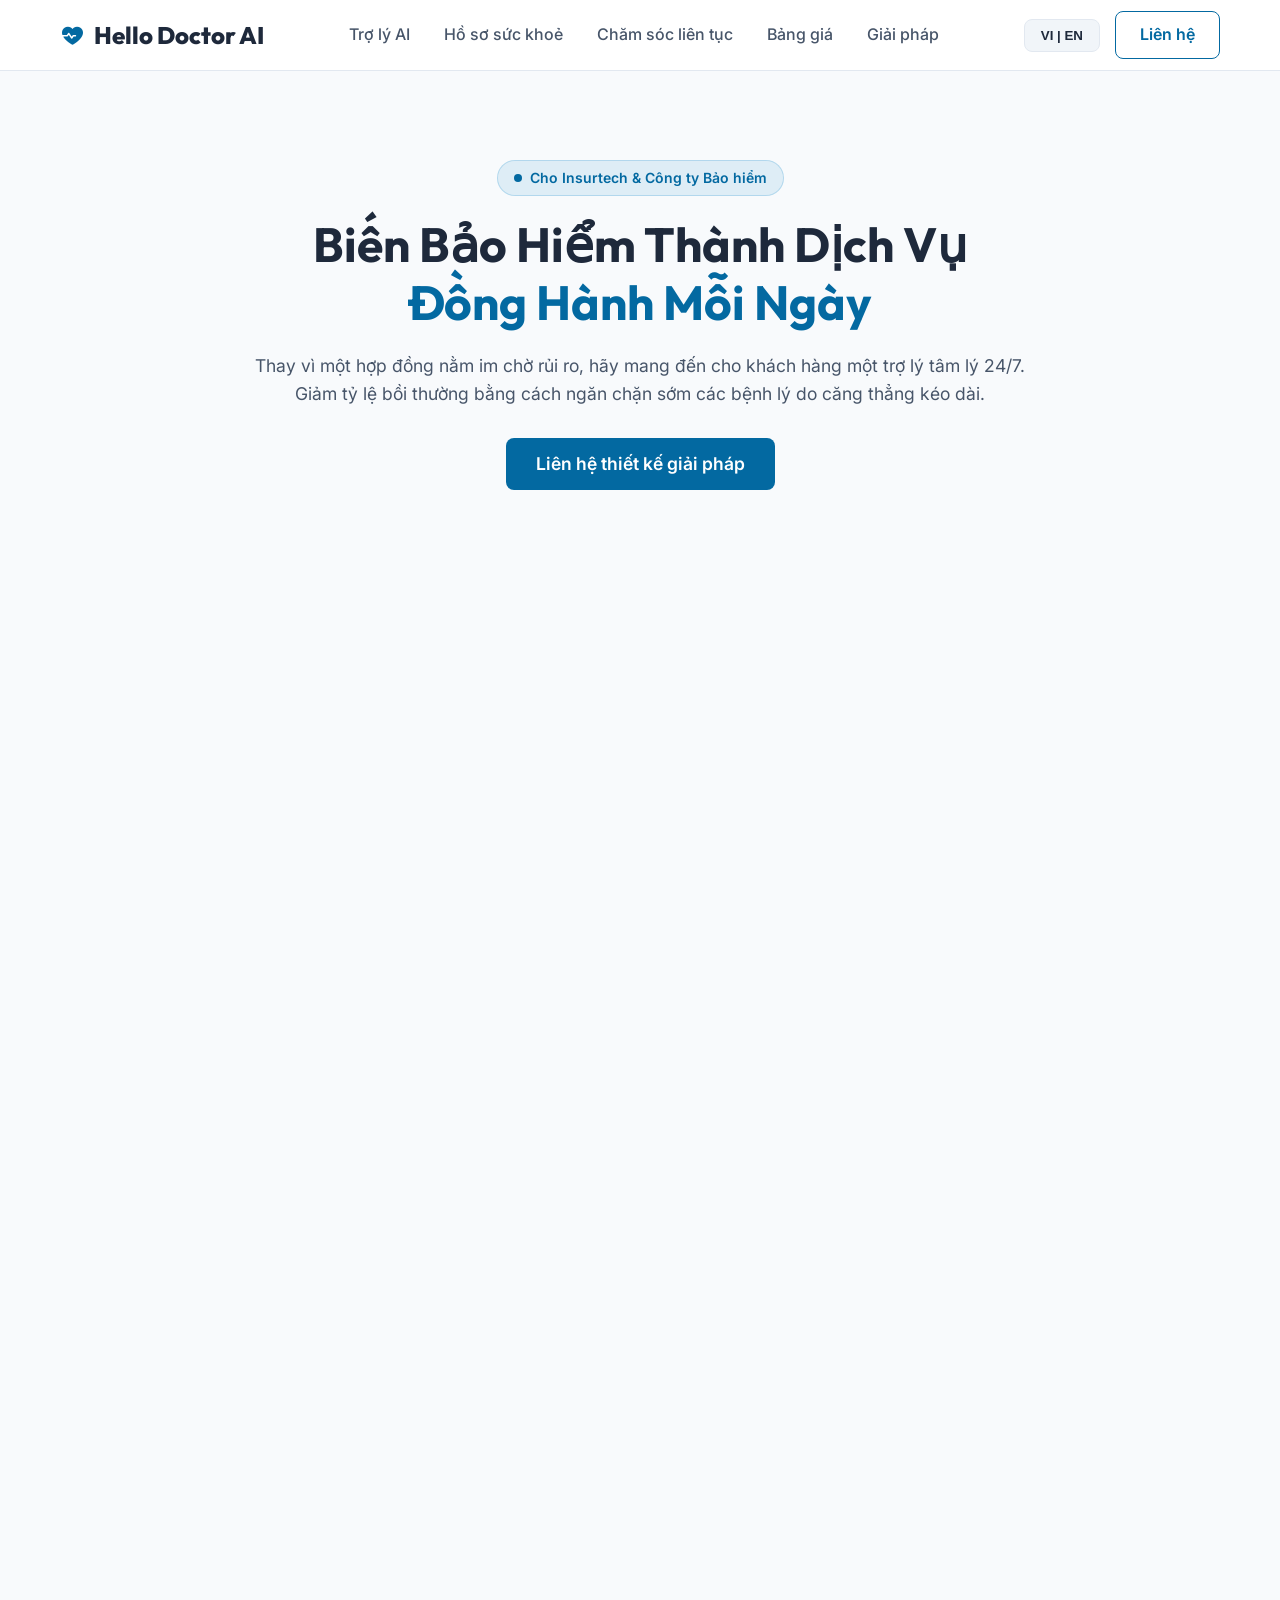
<file: bao-hiem.html>
<!DOCTYPE html>
<html lang="vi">
<head>
    <meta charset="UTF-8">
    <meta name="viewport" content="width=device-width, initial-scale=1.0">
    <title data-i18n="title">Hello Doctor AI - Hệ Sinh Thái Sức Khoẻ Tinh Thần</title>
    <meta name="description" content="Giải pháp Trợ lý AI dành cho Công ty Bảo hiểm và Insurtech.">
    <link rel="canonical" href="https://chaobs.com/bao-hiem.html">
    <link rel="icon" type="image/svg+xml" href="favicon.svg">
    <link rel="alternate icon" href="favicon.ico">
    <link rel="preload" as="font" href="icons.woff2" type="font/woff2" crossorigin>
    <link rel="stylesheet" href="style.css">
    <link rel="stylesheet" href="icons.css">
    <link rel="preconnect" href="https://fonts.googleapis.com">
    <link rel="preconnect" href="https://fonts.gstatic.com" crossorigin>
    <link href="https://fonts.googleapis.com/css2?family=Inter:wght@400;600&family=Outfit:wght@700;800&display=optional" rel="stylesheet" media="print" onload="this.media='all'">
    <noscript><link href="https://fonts.googleapis.com/css2?family=Inter:wght@400;600&family=Outfit:wght@700;800&display=optional" rel="stylesheet"></noscript>
    <meta name="google-site-verification" content="oFe73GjnvNT0SoEwdBMHk9RJ_Iky41XXUb16byKOrxc" />
</head>
<body>
    <div class="glow-bg"></div>
    <div class="glow-bg glow-2"></div>

    <nav class="navbar">
        <div class="container nav-content">
            <div class="logo">
                <a href="index.html" style="text-decoration: none; color: inherit; display: flex; align-items: center; gap: 10px;">
                    <i class="ph-fill ph-heartbeat"></i>
                    <span>Hello Doctor AI</span>
                </a>
            </div>
            <div class="nav-links">
                <a href="index.html#features" data-i18n="nav_ai">AI</a>
                <a href="index.html#architecture" data-i18n="nav_health_record">Health Record</a>
                <a href="cham-soc-lien-tuc.html" data-i18n="nav_continuous_care">Continuous Care</a>
                <a href="index.html#pricing" data-i18n="nav_pricing">Pricing</a>
                <div class="dropdown">
                    <a href="#" class="dropbtn" data-i18n="nav_solutions">Solutions <i class="ph ph-caret-down"></i></a>
                    <div class="dropdown-content">
                        <a href="duoc-pham.html" data-i18n="nav_pharma">Pharma</a>
                        <a href="bac-si.html" data-i18n="nav_clinic">Clinic</a>
                        <a href="doanh-nghiep.html" data-i18n="nav_enterprise">Enterprise</a>
                        <a href="bao-hiem.html" data-i18n="nav_insurance" style="color: var(--primary); font-weight: 600;">Insurance</a>
                    </div>
                </div>
            </div>
            <div style="display: flex; gap: 15px; align-items: center;">
                <button id="lang-toggle" class="btn-lang">EN | VI</button>
                <a href="contact.html" class="btn btn-outline" data-i18n="nav_contact">Contact Us</a>
                <button class="mobile-menu-btn" id="mobile-menu-btn" aria-label="Mở menu điều hướng"><i class="ph ph-list" aria-hidden="true"></i></button>
            </div>
        </div>
    </nav>

    <main style="padding-top: 100px;">
        <!-- Hero Section -->
        <section class="container" style="text-align: center; padding: 60px 20px;">
            <div class="badge" style="margin-bottom: 20px;">
                <span class="badge-dot"></span> <span data-i18n="ins_badge">Cho Insurtech & Công ty Bảo hiểm</span>
            </div>
            <h1 data-i18n="ins_h1" style="font-size: 3rem; margin-bottom: 20px; line-height: 1.2;">Title</h1>
            <p data-i18n="ins_hero_p" style="font-size: 1.1rem; color: var(--text-muted); max-width: 800px; margin: 0 auto 30px;">
                Hero Desc
            </p>
            <a href="mailto:founder@chaobs.com" class="btn btn-primary" data-i18n="ins_hero_btn" style="font-size: 1.1rem; padding: 12px 30px;">CTA</a>
        </section>

        <!-- Pain Points Section -->
        <section class="container" style="padding: 40px 20px;">
            <div class="section-header" style="margin-bottom: 30px;">
                <h2 data-i18n="ins_pain_h2">Pain Points</h2>
            </div>
            <div class="problem-grid" style="grid-template-columns: repeat(auto-fit, minmax(300px, 1fr));">
                <div class="problem-card">
                    <i class="ph-fill ph-clock-countdown"></i>
                    <h3 data-i18n="ins_pain_1_title" style="margin-bottom: 10px; font-size: 1.2rem;">Title</h3>
                    <p data-i18n="ins_pain_1_desc" style="color: var(--text-muted);">Desc</p>
                </div>
                <div class="problem-card">
                    <i class="ph-fill ph-warning-circle" style="color: #EF4444;"></i>
                    <h3 data-i18n="ins_pain_2_title" style="margin-bottom: 10px; font-size: 1.2rem;">Title</h3>
                    <p data-i18n="ins_pain_2_desc" style="color: var(--text-muted);">Desc</p>
                </div>
                <div class="problem-card">
                    <i class="ph-fill ph-eye-closed"></i>
                    <h3 data-i18n="ins_pain_3_title" style="margin-bottom: 10px; font-size: 1.2rem;">Title</h3>
                    <p data-i18n="ins_pain_3_desc" style="color: var(--text-muted);">Desc</p>
                </div>
            </div>
        </section>

        <!-- Values Section -->
        <section class="container" style="padding: 40px 20px;">
            <div class="section-header" style="margin-bottom: 30px;">
                <h2 data-i18n="ins_val_h2">Values</h2>
            </div>
            <div class="features-grid">
                <div class="glass-card feature-card">
                    <div class="feature-icon"><i class="ph-fill ph-chart-line-up"></i></div>
                    <h3 data-i18n="ins_val_1_title">Title</h3>
                    <p data-i18n="ins_val_1_desc">Desc</p>
                </div>
                <div class="glass-card feature-card">
                    <div class="feature-icon"><i class="ph-fill ph-robot"></i></div>
                    <h3 data-i18n="ins_val_2_title">Title</h3>
                    <p data-i18n="ins_val_2_desc">Desc</p>
                </div>
                <div class="glass-card feature-card">
                    <div class="feature-icon"><i class="ph-fill ph-presentation-chart"></i></div>
                    <h3 data-i18n="ins_val_3_title">Title</h3>
                    <p data-i18n="ins_val_3_desc">Desc</p>
                </div>
            </div>
        </section>

        <!-- How It Works Section -->
        <section class="container" style="padding: 40px 20px 80px;">
            <div class="section-header" style="margin-bottom: 30px;">
                <h2 data-i18n="ins_how_h2">How It Works</h2>
            </div>
            <div class="arch-container glass-card" style="align-items: stretch;">
                <div class="arch-step" style="background: #F8FAFC; padding: 20px; border-radius: 12px;">
                    <div class="arch-icon"><i class="ph-fill ph-number-circle-one"></i></div>
                    <h4 data-i18n="ins_how_1_title" style="margin-bottom: 10px;">Title</h4>
                    <p data-i18n="ins_how_1_desc" style="color: var(--text-muted);">Desc</p>
                </div>
                <div class="arch-arrow" style="align-self: center;"><i class="ph ph-arrow-right"></i></div>
                <div class="arch-step highlight" style="padding: 20px;">
                    <div class="arch-icon"><i class="ph-fill ph-number-circle-two"></i></div>
                    <h4 data-i18n="ins_how_2_title" style="margin-bottom: 10px;">Title</h4>
                    <p data-i18n="ins_how_2_desc" style="color: var(--text-muted);">Desc</p>
                </div>
                <div class="arch-arrow" style="align-self: center;"><i class="ph ph-arrow-right"></i></div>
                <div class="arch-step" style="background: #F8FAFC; padding: 20px; border-radius: 12px;">
                    <div class="arch-icon"><i class="ph-fill ph-number-circle-three"></i></div>
                    <h4 data-i18n="ins_how_3_title" style="margin-bottom: 10px;">Title</h4>
                    <p data-i18n="ins_how_3_desc" style="color: var(--text-muted);">Desc</p>
                </div>
            </div>
        </section>
    </main>

    <footer>
        <div class="container footer-content">
            <div class="footer-brand">
                <div class="logo">
                    <i class="ph-fill ph-heartbeat"></i>
                    <span>Hello Doctor AI</span>
                </div>
                <p data-i18n="footer_p">Hệ sinh thái AI Chăm sóc Sức khỏe Tinh thần &amp; Y tế Dự phòng.</p>
                <div style="margin-top: 16px; color: var(--text-muted); font-size: 13px; line-height: 1.8;">
                    <strong style="color: var(--text-color);">CÔNG TY TNHH SKTT (SKTT COMPANY LIMITED)</strong><br>
                    <span style="color: var(--primary);" data-i18n="footer_legal">Pháp nhân vận hành: CÔNG TY TNHH SKTT • GPHĐ Phòng khám trực thuộc: 10627/HCM-GPHD (03/12/2024)</span><br>
                    MST / Tax ID: 0318378996<br>
                    <span data-i18n="footer_addr">152/6 Thành Thái, Phường 12, Quận 10, TP. Hồ Chí Minh</span><br>
                    Hotline: 1900 1246 | Email: founder@chaobs.com
                </div>
            </div>
            <div class="footer-links">
                <a href="about.html" data-i18n="nav_about">Về chúng tôi</a>
                <a href="contact.html" data-i18n="nav_contact">Liên hệ</a>
                <a href="privacy.html" data-i18n="footer_l1">Chính sách Bảo mật</a>
                <a href="terms.html" data-i18n="footer_l2">Điều khoản Sử dụng</a>
            </div>
        </div>
        <div class="footer-bottom">
            <p data-i18n="footer_c">&copy; 2026 CÔNG TY TNHH SKTT (MST: 0318378996). Bảo lưu mọi quyền.</p>
        </div>
    </footer>

    <script>
        document.addEventListener("DOMContentLoaded", () => {
            const menuBtn = document.getElementById("mobile-menu-btn");
            const navLinks = document.querySelector(".nav-links");
            if (menuBtn && navLinks) {
                menuBtn.addEventListener("click", () => {
                    navLinks.classList.toggle("active");
                });
            }
        });
    </script>
    <script src="i18n.js" defer></script>
</body>
</html>
</file>
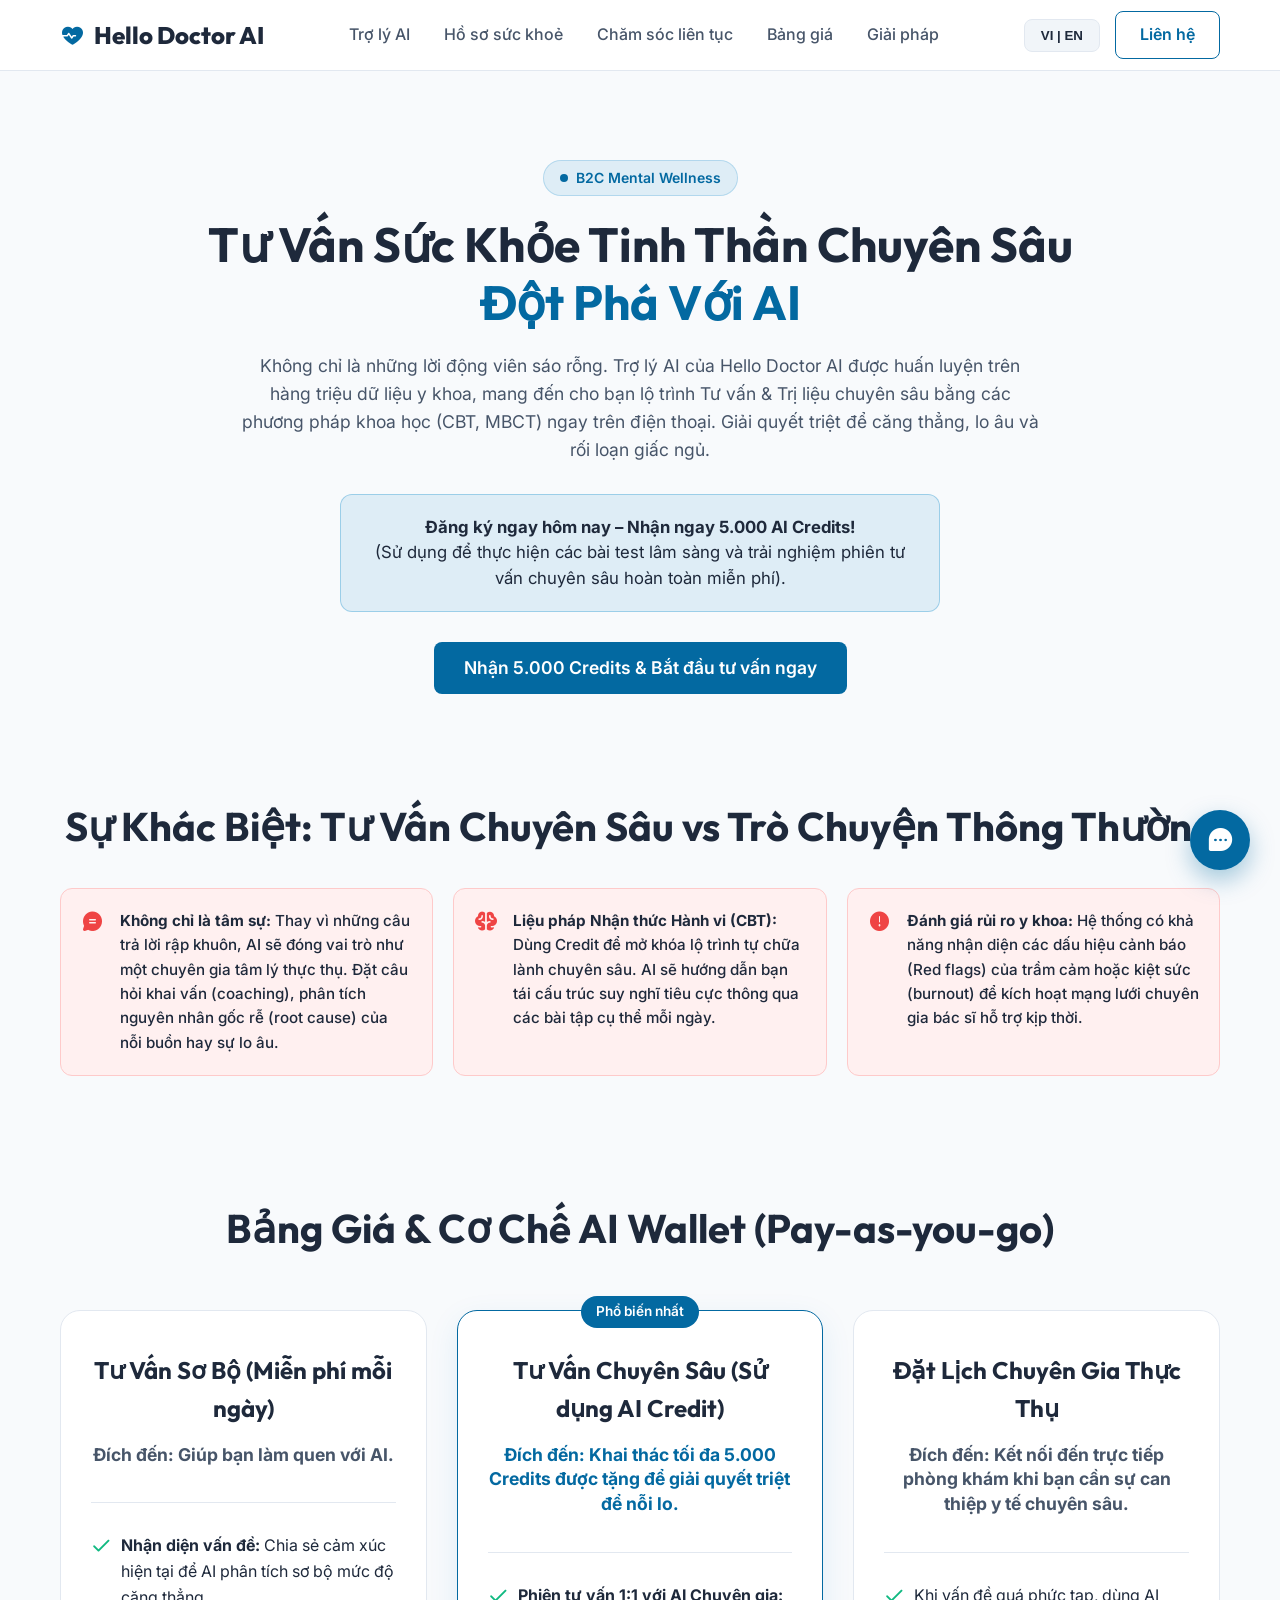
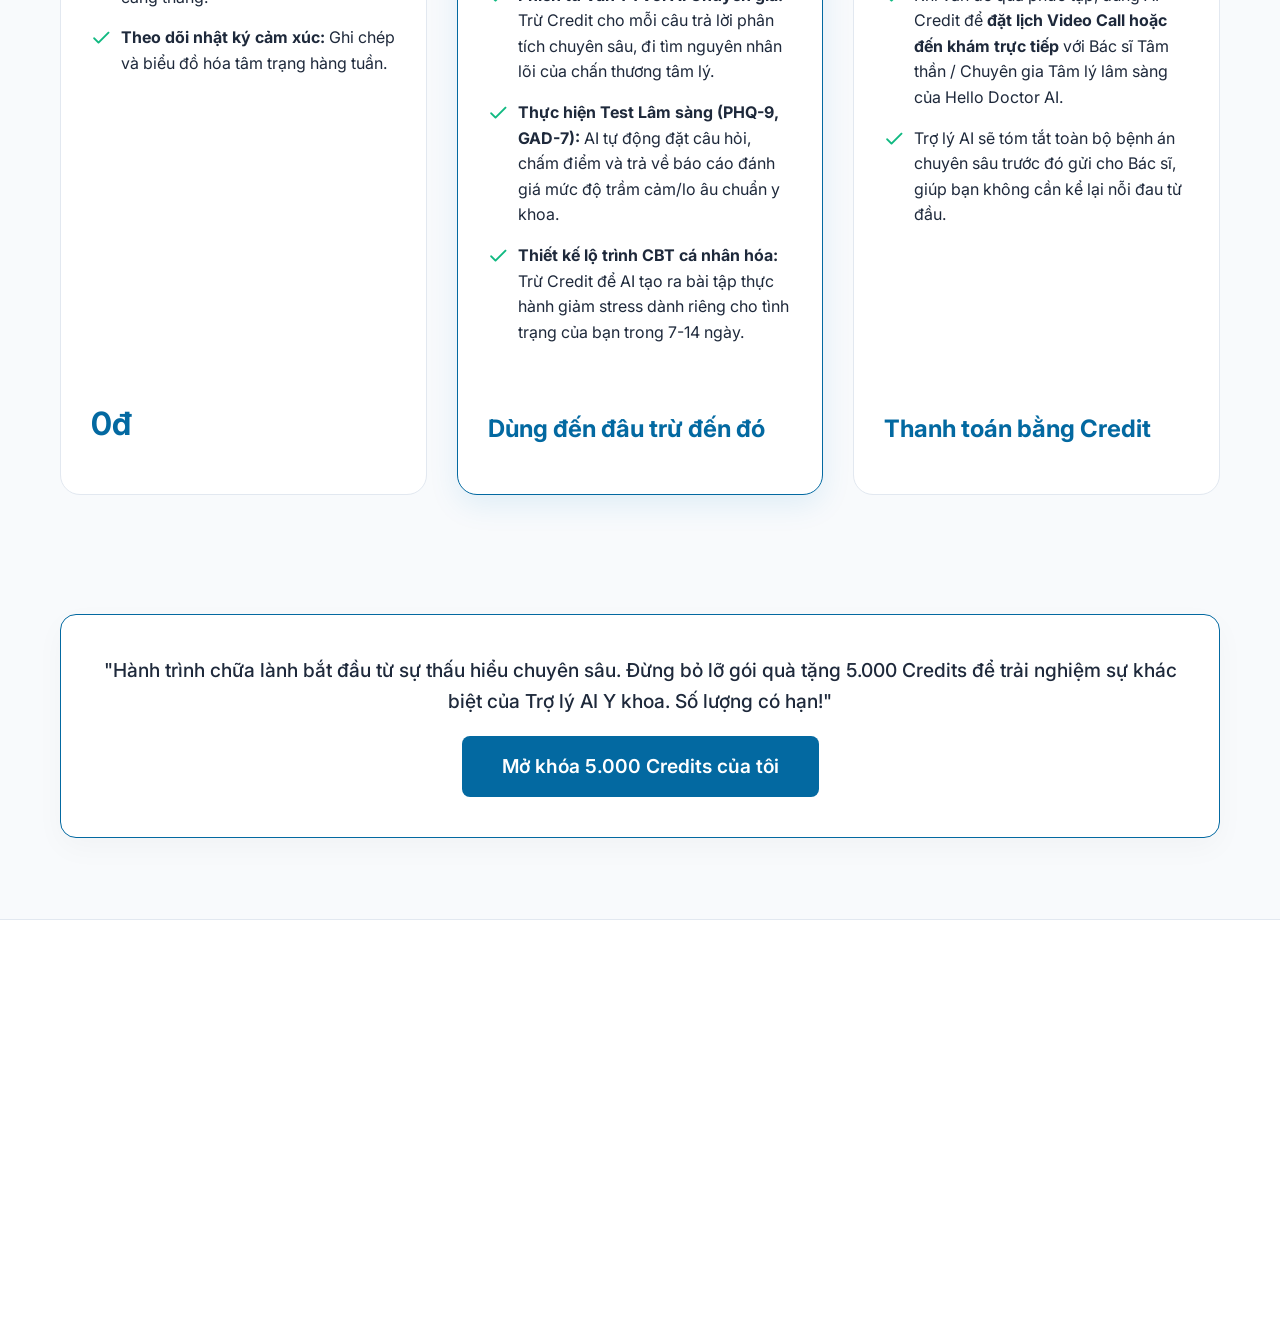
<file: ca-nhan.html>
<!DOCTYPE html>
<html lang="vi">
<head>
    <meta charset="UTF-8">
    <meta name="viewport" content="width=device-width, initial-scale=1.0">
    <title data-i18n="title">Hello Doctor AI - Hệ Sinh Thái Sức Khoẻ Tinh Thần</title>
    <meta name="description" content="Trợ lý AI tư vấn tâm lý chuyên sâu cá nhân.">
    <link rel="canonical" href="https://chaobs.com/ca-nhan.html">
    <link rel="icon" type="image/svg+xml" href="favicon.svg">
    <link rel="alternate icon" href="favicon.ico">
    <link rel="preload" as="font" href="icons.woff2" type="font/woff2" crossorigin>
    <link rel="stylesheet" href="style.css">
    <link rel="stylesheet" href="icons.css">
    <!-- Google Fonts: Outfit for headings, Inter for body -->
    <link rel="preconnect" href="https://fonts.googleapis.com">
    <link rel="preconnect" href="https://fonts.gstatic.com" crossorigin>
    <link href="https://fonts.googleapis.com/css2?family=Inter:wght@400;600&family=Outfit:wght@700;800&display=optional" rel="stylesheet" media="print" onload="this.media='all'">
    <noscript><link href="https://fonts.googleapis.com/css2?family=Inter:wght@400;600&family=Outfit:wght@700;800&display=optional" rel="stylesheet"></noscript>
    <meta name="google-site-verification" content="oFe73GjnvNT0SoEwdBMHk9RJ_Iky41XXUb16byKOrxc" />
</head>
<body>
    <div class="glow-bg"></div>
    <div class="glow-bg glow-2"></div>

    <nav class="navbar">
        <div class="container nav-content">
            <div class="logo">
                <a href="index.html" style="text-decoration: none; color: inherit; display: flex; align-items: center; gap: 10px;">
                    <i class="ph-fill ph-heartbeat"></i>
                    <span>Hello Doctor AI</span>
                </a>
            </div>
                        <div class="nav-links">
                <a href="index.html#features" data-i18n="nav_ai">AI</a>
                <a href="index.html#architecture" data-i18n="nav_health_record">Health Record</a>
                <a href="cham-soc-lien-tuc.html" data-i18n="nav_continuous_care">Continuous Care</a>
                <a href="index.html#pricing" data-i18n="nav_pricing">Pricing</a>
                <div class="dropdown">
                    <a href="#" class="dropbtn" data-i18n="nav_solutions">Solutions <i class="ph ph-caret-down"></i></a>
                    <div class="dropdown-content">
                        <a href="duoc-pham.html" data-i18n="nav_pharma">Pharma</a>
                        <a href="bac-si.html" data-i18n="nav_clinic">Clinic</a>
                        <a href="doanh-nghiep.html" data-i18n="nav_enterprise">Enterprise</a>
                        <a href="bao-hiem.html" data-i18n="nav_insurance">Insurance</a>
                    </div>
                </div>
            </div>
            <div style="display: flex; gap: 15px; align-items: center;">
                <button id="lang-toggle" class="btn-lang">EN | VI</button>
                                <a href="contact.html" class="btn btn-outline" data-i18n="nav_contact">Contact Us</a>
                <button class="mobile-menu-btn" id="mobile-menu-btn" aria-label="Mở menu điều hướng"><i class="ph ph-list" aria-hidden="true"></i></button>
            </div>
        </div>
    </nav>

    <main style="padding-top: 100px;">
        <!-- Hero Section -->
        <section class="container" style="text-align: center; padding: 60px 20px;">
            <div class="badge" style="margin-bottom: 20px;">
                <span class="badge-dot"></span> <span data-i18n="b2c_badge">B2C Mental Wellness</span>
            </div>
            <h1 data-i18n="b2c_h1" style="font-size: 3rem; margin-bottom: 20px; line-height: 1.2;">Tư Vấn Sức Khỏe Tinh Thần Chuyên Sâu <br><span style="color: var(--primary);">Đột Phá Với AI</span></h1>
            <p data-i18n="b2c_hero_p" style="font-size: 1.1rem; color: var(--text-muted); max-width: 800px; margin: 0 auto 30px;">
                Không chỉ là những lời động viên sáo rỗng. Trợ lý AI của Hello Doctor AI được huấn luyện trên hàng triệu dữ liệu y khoa, mang đến cho bạn lộ trình Tư vấn & Trị liệu chuyên sâu bằng các phương pháp khoa học (CBT, MBCT) ngay trên điện thoại. Giải quyết triệt để căng thẳng, lo âu và rối loạn giấc ngủ.
            </p>
            
            <!-- Promo Banner -->
            <div style="background: rgba(2, 132, 199, 0.1); border: 1px solid rgba(2, 132, 199, 0.3); border-radius: 12px; padding: 20px; max-width: 600px; margin: 0 auto 30px;">
                <p data-i18n="b2c_hero_promo" style="margin: 0; color: var(--text-color); font-size: 1.05rem; line-height: 1.5;">
                    <strong>Đăng ký ngay hôm nay – Nhận ngay 5.000 AI Credits!</strong><br>
                    (Sử dụng để thực hiện các bài test lâm sàng và trải nghiệm phiên tư vấn chuyên sâu hoàn toàn miễn phí).
                </p>
            </div>
            
            <a href="https://zalo.me/hellodoctors" target="_blank" class="btn btn-primary" data-i18n="b2c_hero_btn" style="font-size: 1.1rem; padding: 12px 30px;">Nhận 5.000 Credits & Bắt đầu tư vấn ngay</a>
        </section>

        <!-- Differences Section -->
        <section class="container" style="padding: 40px 20px;">
            <div class="section-header" style="margin-bottom: 30px;">
                <h2 data-i18n="b2c_diff_h2">Sự Khác Biệt: Tư Vấn Chuyên Sâu vs Trò Chuyện Thông Thường</h2>
            </div>
            <div class="problem-grid" style="grid-template-columns: repeat(auto-fit, minmax(300px, 1fr));">
                <div class="problem-card">
                    <i class="ph-fill ph-chat-circle-text"></i>
                    <p data-i18n="b2c_diff_1"><strong>Không chỉ là tâm sự:</strong> Thay vì những câu trả lời rập khuôn, AI sẽ đóng vai trò như một chuyên gia tâm lý thực thụ. Đặt câu hỏi khai vấn (coaching), phân tích nguyên nhân gốc rễ (root cause) của nỗi buồn hay sự lo âu.</p>
                </div>
                <div class="problem-card">
                    <i class="ph-fill ph-brain"></i>
                    <p data-i18n="b2c_diff_2"><strong>Liệu pháp Nhận thức Hành vi (CBT):</strong> Dùng Credit để mở khóa lộ trình tự chữa lành chuyên sâu. AI sẽ hướng dẫn bạn tái cấu trúc suy nghĩ tiêu cực thông qua các bài tập cụ thể mỗi ngày.</p>
                </div>
                <div class="problem-card">
                    <i class="ph-fill ph-warning-circle" style="color: #EF4444;"></i>
                    <p data-i18n="b2c_diff_3"><strong>Đánh giá rủi ro y khoa:</strong> Hệ thống có khả năng nhận diện các dấu hiệu cảnh báo (Red flags) của trầm cảm hoặc kiệt sức (burnout) để kích hoạt mạng lưới chuyên gia bác sĩ hỗ trợ kịp thời.</p>
                </div>
            </div>
        </section>

        <!-- Pricing & AI Wallet Section -->
        <section id="pricing" class="pricing container">
            <div class="section-header">
                <h2 data-i18n="b2c_price_h2">Bảng Giá & Cơ Chế AI Wallet (Pay-as-you-go)</h2>
            </div>
            
            <div class="pricing-grid" style="grid-template-columns: repeat(auto-fit, minmax(320px, 1fr));">
                
                <!-- Basic Plan -->
                <div class="pricing-card">
                    <div class="pricing-header">
                        <h3 data-i18n="b2c_p1_h3">Tư Vấn Sơ Bộ (Miễn phí mỗi ngày)</h3>
                        <div class="pricing-price" style="font-size: 1.1rem; margin-top: 10px; color: var(--text-muted); line-height: 1.4;" data-i18n="b2c_p1_desc">Đích đến: Giúp bạn làm quen với AI.</div>
                    </div>
                    <ul class="pricing-features">
                        <li><i class="ph-bold ph-check"></i> <span data-i18n="b2c_p1_1"><strong>Nhận diện vấn đề:</strong> Chia sẻ cảm xúc hiện tại để AI phân tích sơ bộ mức độ căng thẳng.</span></li>
                        <li><i class="ph-bold ph-check"></i> <span data-i18n="b2c_p1_2"><strong>Theo dõi nhật ký cảm xúc:</strong> Ghi chép và biểu đồ hóa tâm trạng hàng tuần.</span></li>
                    </ul>
                    <div style="margin-top: auto; padding-top: 20px;">
                        <div class="pricing-price" data-i18n="b2c_p1_price">0đ</div>
                    </div>
                </div>

                <!-- AI Credit Plan -->
                <div class="pricing-card popular">
                    <div class="pricing-header">
                        <h3 data-i18n="b2c_p2_h3">Tư Vấn Chuyên Sâu (Sử dụng AI Credit)</h3>
                        <div class="pricing-price" style="font-size: 1.1rem; margin-top: 10px; color: var(--primary); line-height: 1.4;" data-i18n="b2c_p2_desc">Đích đến: Khai thác tối đa 5.000 Credits được tặng để giải quyết triệt để nỗi lo.</div>
                    </div>
                    <ul class="pricing-features">
                        <li><i class="ph-bold ph-check"></i> <span data-i18n="b2c_p2_1"><strong>Phiên tư vấn 1:1 với AI Chuyên gia:</strong> Trừ Credit cho mỗi câu trả lời phân tích chuyên sâu, đi tìm nguyên nhân lõi của chấn thương tâm lý.</span></li>
                        <li><i class="ph-bold ph-check"></i> <span data-i18n="b2c_p2_2"><strong>Thực hiện Test Lâm sàng (PHQ-9, GAD-7):</strong> AI tự động đặt câu hỏi, chấm điểm và trả về báo cáo đánh giá mức độ trầm cảm/lo âu chuẩn y khoa.</span></li>
                        <li><i class="ph-bold ph-check"></i> <span data-i18n="b2c_p2_3"><strong>Thiết kế lộ trình CBT cá nhân hóa:</strong> Trừ Credit để AI tạo ra bài tập thực hành giảm stress dành riêng cho tình trạng của bạn trong 7-14 ngày.</span></li>
                    </ul>
                    <div style="margin-top: auto; padding-top: 20px;">
                        <div class="pricing-price" style="font-size: 1.5rem;" data-i18n="b2c_p2_price">Dùng đến đâu trừ đến đó</div>
                    </div>
                </div>

                <!-- Expert Plan -->
                <div class="pricing-card">
                    <div class="pricing-header">
                        <h3 data-i18n="b2c_p3_h3">Đặt Lịch Chuyên Gia Thực Thụ</h3>
                        <div class="pricing-price" style="font-size: 1.1rem; margin-top: 10px; color: var(--text-muted); line-height: 1.4;" data-i18n="b2c_p3_desc">Đích đến: Kết nối đến trực tiếp phòng khám khi bạn cần sự can thiệp y tế chuyên sâu.</div>
                    </div>
                    <ul class="pricing-features">
                        <li><i class="ph-bold ph-check"></i> <span data-i18n="b2c_p3_1">Khi vấn đề quá phức tạp, dùng AI Credit để <strong>đặt lịch Video Call hoặc đến khám trực tiếp</strong> với Bác sĩ Tâm thần / Chuyên gia Tâm lý lâm sàng của Hello Doctor AI.</span></li>
                        <li><i class="ph-bold ph-check"></i> <span data-i18n="b2c_p3_2">Trợ lý AI sẽ tóm tắt toàn bộ bệnh án chuyên sâu trước đó gửi cho Bác sĩ, giúp bạn không cần kể lại nỗi đau từ đầu.</span></li>
                    </ul>
                    <div style="margin-top: auto; padding-top: 20px;">
                         <div class="pricing-price" style="font-size: 1.5rem;" data-i18n="b2c_p3_price">Thanh toán bằng Credit</div>
                    </div>
                </div>
            </div>
        </section>

        <!-- Sticky CTA / Bottom Banner -->
        <section class="container" style="padding: 40px 20px 80px;">
            <div class="glass-card" style="padding: 40px; text-align: center; border-color: var(--primary);">
                <p data-i18n="b2c_cta_p" style="font-size: 1.2rem; font-weight: 500; margin-bottom: 20px; color: var(--text-color);">
                    "Hành trình chữa lành bắt đầu từ sự thấu hiểu chuyên sâu. Đừng bỏ lỡ gói quà tặng 5.000 Credits để trải nghiệm sự khác biệt của Trợ lý AI Y khoa. Số lượng có hạn!"
                </p>
                <a href="https://zalo.me/hellodoctors" target="_blank" class="btn btn-primary" data-i18n="b2c_cta_btn" style="font-size: 1.2rem; padding: 15px 40px;">
                    Mở khóa 5.000 Credits của tôi
                </a>
            </div>
        </section>
    </main>

    <footer>
        <div class="container footer-content">
            <div class="footer-brand">
                <div class="logo">
                    <i class="ph-fill ph-heartbeat"></i>
                    <span>Hello Doctor AI</span>
                </div>
                <p data-i18n="footer_p">Hệ sinh thái AI Chăm sóc Sức khỏe Tinh thần &amp; Y tế Dự phòng.</p>
                <div style="margin-top: 16px; color: var(--text-muted); font-size: 13px; line-height: 1.8;">
                    <strong style="color: var(--text-color);">CÔNG TY TNHH SKTT (SKTT COMPANY LIMITED)</strong><br>
                    <span style="color: var(--primary);" data-i18n="footer_legal">Pháp nhân vận hành: CÔNG TY TNHH SKTT • GPHĐ Phòng khám trực thuộc: 10627/HCM-GPHD (03/12/2024)</span><br>
                    MST / Tax ID: 0318378996<br>
                    <span data-i18n="footer_addr">152/6 Thành Thái, Phường 12, Quận 10, TP. Hồ Chí Minh</span><br>
                    Hotline: 1900 1246 | Email: founder@chaobs.com
                </div>
            </div>
            <div class="footer-links">
                <a href="about.html" data-i18n="nav_about">Về chúng tôi</a>
                <a href="contact.html" data-i18n="nav_contact">Liên hệ</a>
                <a href="privacy.html" data-i18n="footer_l1">Chính sách Bảo mật</a>
                <a href="terms.html" data-i18n="footer_l2">Điều khoản Sử dụng</a>
            </div>
        </div>
        <div class="footer-bottom">
            <p data-i18n="footer_c">&copy; 2026 CÔNG TY TNHH SKTT (MST: 0318378996). Bảo lưu mọi quyền.</p>
        </div>
    </footer>

    <!-- Chat Widget (Reused from index.html) -->
    <div id="chat-widget">
        <div id="chat-window" class="hidden glass-card">
            <div class="chat-header">
                <div class="chat-header-info">
                    <i class="ph-fill ph-robot"></i>
                    <div>
                        <p class="chat-title" data-i18n="chat_h4">AI Clinical Assistant (Demo)</p>
                        <span data-i18n="chat_span">Online</span>
                    </div>
                </div>
                <button id="close-chat" aria-label="Đóng khung chat demo"><i class="ph ph-x" aria-hidden="true"></i></button>
            </div>
            <div id="chat-body" class="chat-body mockup-body" style="padding: 20px;">
                <!-- Messages injected via JS -->
            </div>
            <div class="chat-footer">
                <input type="text" id="chat-input" aria-label="Nhập câu hỏi demo" placeholder="Nhập vấn đề bạn đang gặp phải..." data-i18n-placeholder="chat_placeholder">
                <button id="send-btn" aria-label="Gửi tin nhắn demo"><i class="ph-fill ph-paper-plane-right" aria-hidden="true"></i></button>
            </div>
        </div>
        <button id="chat-btn" class="chat-btn pulse" aria-label="Mở Trợ lý AI Demo">
            <i class="ph-fill ph-chat-teardrop-dots"></i>
        </button>
    </div>
    
    
    <script>
        document.addEventListener("DOMContentLoaded", () => {
            const menuBtn = document.getElementById("mobile-menu-btn");
            const navLinks = document.querySelector(".nav-links");
            if (menuBtn && navLinks) {
                menuBtn.addEventListener("click", () => {
                    navLinks.classList.toggle("active");
                });
            }
        });
    </script>
    <script src="i18n.js" defer></script>

    <script src="chat.js" defer></script>
</body>
</html>
</file>
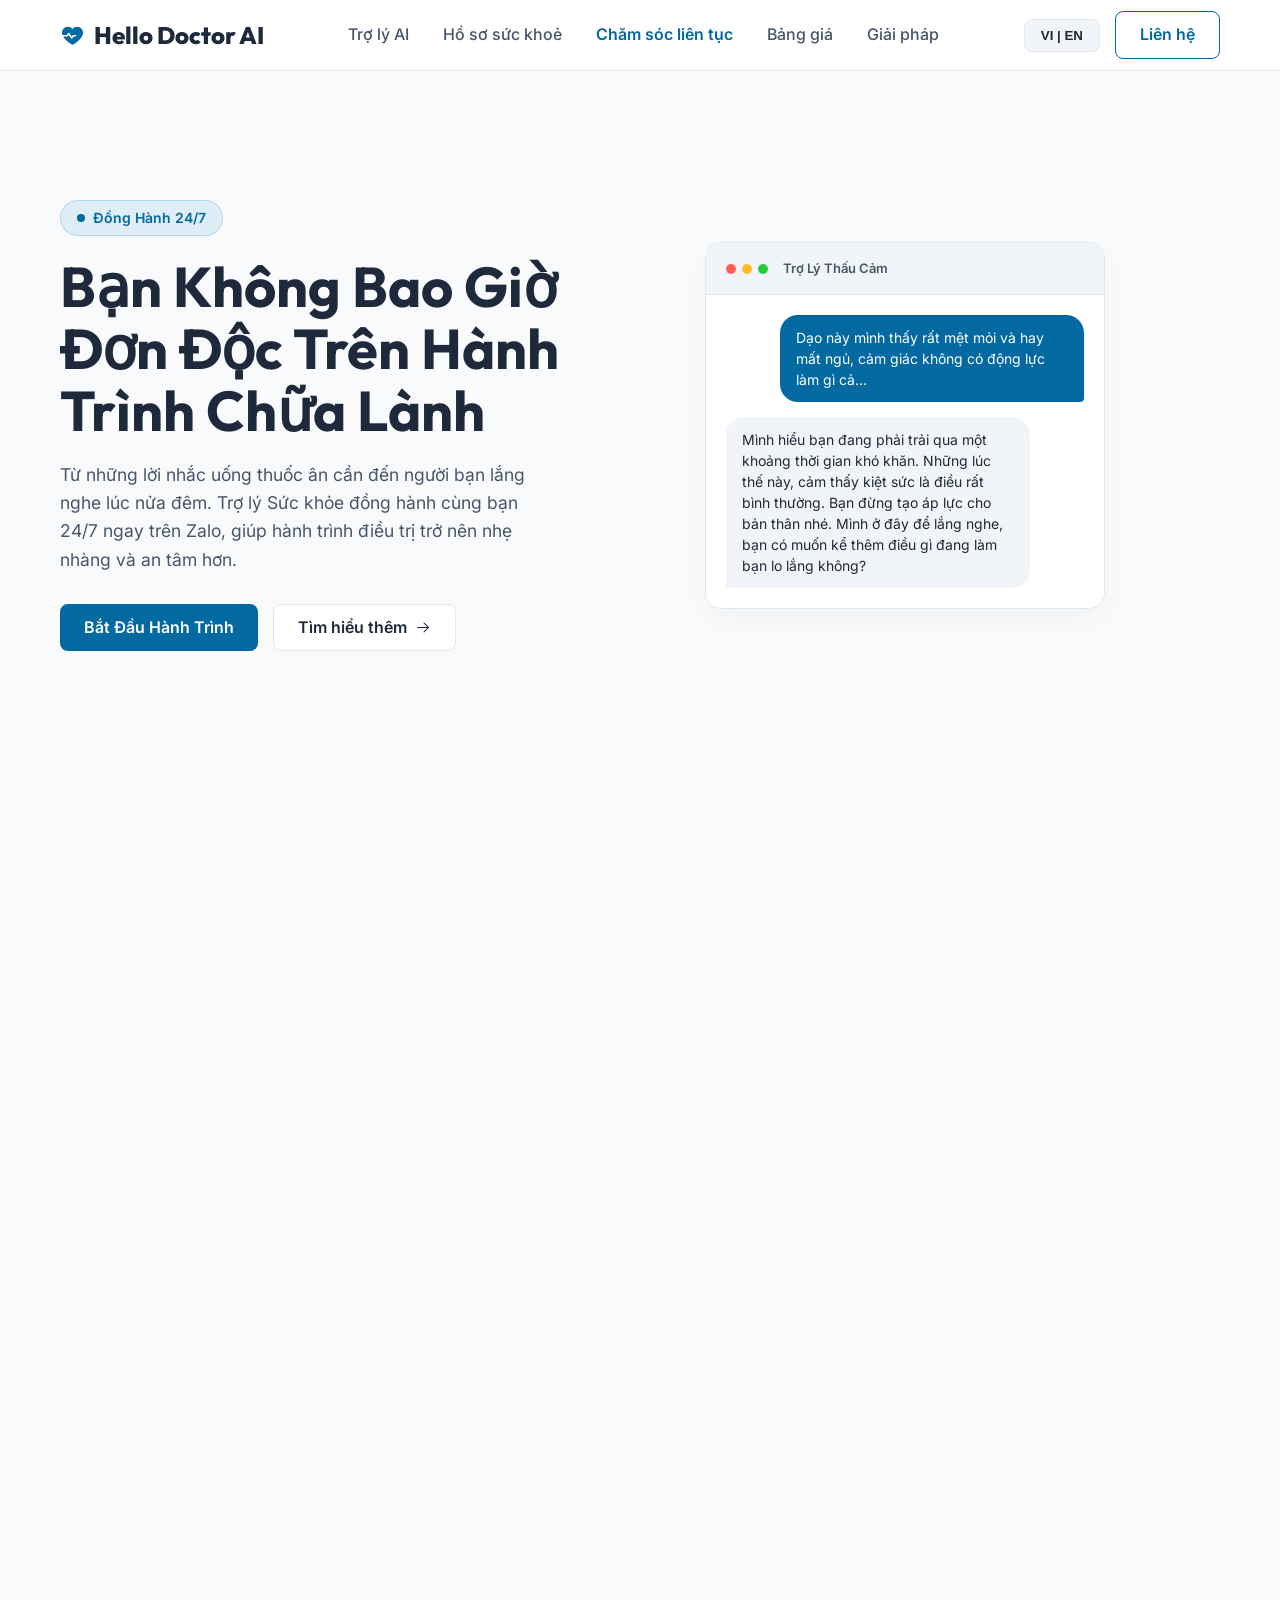
<file: cham-soc-lien-tuc.html>
<!DOCTYPE html>
<html lang="vi">
<head>
    <meta charset="UTF-8">
    <meta name="viewport" content="width=device-width, initial-scale=1.0">
    <title data-i18n="cc_title">Hello Doctor - Chăm Sóc Liên Tục Dành Cho Bạn</title>
    <meta name="description" content="Trợ lý Sức khỏe đồng hành cùng bạn 24/7 ngay trên Zalo. Không bao giờ đơn độc trên hành trình chữa lành.">
    <link rel="canonical" href="https://chaobs.com/cham-soc-lien-tuc.html">
    <link rel="icon" type="image/svg+xml" href="favicon.svg">
    <link rel="alternate icon" href="favicon.ico">
    <link rel="preload" as="font" href="icons.woff2" type="font/woff2" crossorigin>
    <link rel="stylesheet" href="style.css">
    <link rel="stylesheet" href="icons.css">
    <!-- Google Fonts -->
    <link rel="preconnect" href="https://fonts.googleapis.com">
    <link rel="preconnect" href="https://fonts.gstatic.com" crossorigin>
    <link href="https://fonts.googleapis.com/css2?family=Inter:wght@400;600&family=Outfit:wght@700;800&display=optional" rel="stylesheet" media="print" onload="this.media='all'">
    <noscript><link href="https://fonts.googleapis.com/css2?family=Inter:wght@400;600&family=Outfit:wght@700;800&display=optional" rel="stylesheet"></noscript>
    <meta name="google-site-verification" content="oFe73GjnvNT0SoEwdBMHk9RJ_Iky41XXUb16byKOrxc" />
</head>
<body>
    <div class="glow-bg"></div>
    <div class="glow-bg glow-2"></div>

    <nav class="navbar">
        <div class="container nav-content">
            <div class="logo">
                <a href="index.html" style="text-decoration: none; color: inherit; display: flex; align-items: center; gap: 10px;">
                    <i class="ph-fill ph-heartbeat"></i>
                    <span>Hello Doctor AI</span>
                </a>
            </div>
            <div class="nav-links">
                <a href="index.html#features" data-i18n="nav_ai">AI</a>
                <a href="index.html#architecture" data-i18n="nav_health_record">Health Record</a>
                <a href="cham-soc-lien-tuc.html" data-i18n="nav_continuous_care" style="color: var(--primary); font-weight: 600;">Continuous Care</a>
                <a href="index.html#pricing" data-i18n="nav_pricing">Pricing</a>
                <div class="dropdown">
                    <a href="index.html#ecosystem" class="dropbtn" data-i18n="nav_solutions">Solutions <i class="ph ph-caret-down"></i></a>
                    <div class="dropdown-content">
                        <a href="duoc-pham.html" data-i18n="nav_pharma">Pharma</a>
                        <a href="bac-si.html" data-i18n="nav_clinic">Clinic</a>
                        <a href="doanh-nghiep.html" data-i18n="nav_enterprise">Enterprise</a>
                        <a href="bao-hiem.html" data-i18n="nav_insurance">Insurance</a>
                    </div>
                </div>
            </div>
            <div style="display: flex; gap: 15px; align-items: center;">
                <button id="lang-toggle" class="btn-lang">EN | VI</button>
                <a href="contact.html" class="btn btn-outline" data-i18n="nav_contact">Contact Us</a>
                <button class="mobile-menu-btn" id="mobile-menu-btn" aria-label="Mở menu điều hướng"><i class="ph ph-list" aria-hidden="true"></i></button>
            </div>
        </div>
    </nav>

    <main style="padding-top: 50px;">
        <!-- Hero Section -->
        <section class="hero container">
            <div class="hero-content">
                <div class="badge">
                    <span class="badge-dot"></span> <span data-i18n="cc_hero_badge">Đồng Hành 24/7</span>
                </div>
                <h1 data-i18n="cc_hero_h1">Bạn Không Bao Giờ Đơn Độc Trên Hành Trình Chữa Lành</h1>
                <p data-i18n="cc_hero_p">Từ những lời nhắc uống thuốc ân cần đến người bạn lắng nghe lúc nửa đêm. Trợ lý Sức khỏe đồng hành cùng bạn 24/7 ngay trên Zalo, giúp hành trình điều trị trở nên nhẹ nhàng và an tâm hơn.</p>
                <div class="hero-cta">
                    <a href="#" class="btn btn-primary" data-i18n="cc_hero_btn1">Bắt Đầu Hành Trình</a>
                    <a href="#journey" class="btn btn-secondary"><span data-i18n="cc_hero_btn2">Tìm hiểu thêm</span> <i class="ph ph-arrow-right"></i></a>
                </div>
            </div>
            <div class="hero-visual">
                <div class="glass-card mockup-card">
                    <div class="mockup-header">
                        <div class="mockup-dots"><span></span><span></span><span></span></div>
                        <div class="mockup-title" data-i18n="cc_mockup_title">Trợ Lý Thấu Cảm</div>
                    </div>
                    <div class="mockup-body">
                        <div class="chat-bubble user" data-i18n="cc_mockup_user1">Dạo này mình thấy rất mệt mỏi và hay mất ngủ, cảm giác không có động lực làm gì cả...</div>
                        <div class="chat-bubble bot" data-i18n="cc_mockup_bot1">Mình hiểu bạn đang phải trải qua một khoảng thời gian khó khăn. Những lúc thế này, cảm thấy kiệt sức là điều rất bình thường. Bạn đừng tạo áp lực cho bản thân nhé. Mình ở đây để lắng nghe, bạn có muốn kể thêm điều gì đang làm bạn lo lắng không?</div>
                    </div>
                </div>
            </div>
            <div class="hero-image">
                <div class="gradient-blob" style="background: radial-gradient(circle, rgba(16,185,129,0.2) 0%, rgba(30,41,59,0) 70%);"></div>
            </div>
        </section>

        <!-- Problem Section -->
        <section class="features container" style="padding: 60px 20px;">
            <div class="section-header">
                <h2 data-i18n="cc_prob_h2">Những Khó Khăn Sau Cánh Cửa Phòng Khám</h2>
                <p data-i18n="cc_prob_p">Chúng tôi hiểu rằng việc chữa trị không kết thúc khi bạn rời khỏi phòng khám.</p>
            </div>
            <div class="features-grid">
                <div class="glass-card feature-card">
                    <div class="feature-icon"><i class="ph-fill ph-question"></i></div>
                    <h3 data-i18n="cc_prob1_h3">Cảm Giác Chới Với</h3>
                    <p data-i18n="cc_prob1_p">Bạn thường mang theo nhiều lo âu: Tác dụng phụ của thuốc này là gì? Đêm nay mất ngủ thì biết hỏi ai?</p>
                </div>
                <div class="glass-card feature-card">
                    <div class="feature-icon"><i class="ph-fill ph-calendar-x"></i></div>
                    <h3 data-i18n="cc_prob2_h3">Dễ Bỏ Cuộc</h3>
                    <p data-i18n="cc_prob2_p">Thiếu động lực duy trì phác đồ điều trị lâu dài, hay quên lịch uống thuốc giữa bộn bề cuộc sống.</p>
                </div>
                <div class="glass-card feature-card">
                    <div class="feature-icon"><i class="ph-fill ph-ear"></i></div>
                    <h3 data-i18n="cc_prob3_h3">Cần Người Lắng Nghe</h3>
                    <p data-i18n="cc_prob3_p">Trong những khoảnh khắc tâm lý yếu đuối nhất (đêm khuya, lúc căng thẳng), bạn e ngại làm phiền bác sĩ hay người thân.</p>
                </div>
            </div>
        </section>

        <!-- Journey Section -->
        <section id="journey" class="roadmap container">
            <div class="section-header">
                <h2 data-i18n="cc_journey_h2">Luồng Đồng Hành Chăm Sóc Liên Tục</h2>
                <p data-i18n="cc_journey_p">Cách hệ thống chăm sóc và hỗ trợ bạn mỗi ngày.</p>
            </div>
            <div class="timeline">
                <div class="timeline-item">
                    <div class="timeline-dot active" style="background: var(--secondary); box-shadow: 0 0 10px var(--secondary);"></div>
                    <div class="timeline-content glass-card">
                        <h3 data-i18n="cc_j1_h3">Đánh Giá Sức Khỏe Thông Minh</h3>
                        <p class="timeline-date"><i class="ph-fill ph-sun"></i> Hàng ngày</p>
                        <p data-i18n="cc_j1_p">Thay vì bắt bạn điền những tờ khai y tế khô khan, Hệ thống sẽ thu thập chỉ số sức khỏe qua những câu hỏi tự nhiên như một người bạn (VD: "Đêm qua trời lạnh, bạn ngủ có ngon giấc không?"). Qua đó, ngầm đánh giá chính xác mức độ tiến triển của bạn.</p>
                    </div>
                </div>
                <div class="timeline-item">
                    <div class="timeline-dot"></div>
                    <div class="timeline-content glass-card">
                        <h3 data-i18n="cc_j2_h3">Lắng Nghe & Thấu Cảm 24/7</h3>
                        <p class="timeline-date"><i class="ph-fill ph-moon"></i> Bất cứ lúc nào bạn cần</p>
                        <p data-i18n="cc_j2_p">Một người bạn luôn thức. Hệ thống có khả năng nhận diện cảm xúc để đưa ra những lời động viên chân thành nhất, giúp bạn giải tỏa căng thẳng và áp lực mà không có sự phán xét.</p>
                    </div>
                </div>
                <div class="timeline-item">
                    <div class="timeline-dot"></div>
                    <div class="timeline-content glass-card">
                        <h3 data-i18n="cc_j3_h3">Nhìn Thấy Sự Tiến Bộ</h3>
                        <p class="timeline-date"><i class="ph-fill ph-chart-line-up"></i> Hàng tuần</p>
                        <p data-i18n="cc_j3_p">Cung cấp các biểu đồ sức khỏe sinh động ngay trên Zalo. Khen thưởng và tạo động lực khi bạn đạt được những "cột mốc chữa lành" (Ví dụ: 7 ngày tuân thủ thuốc hoàn hảo).</p>
                    </div>
                </div>
                <div class="timeline-item">
                    <div class="timeline-dot"></div>
                    <div class="timeline-content glass-card">
                        <h3 data-i18n="cc_j4_h3">Cầu Nối An Toàn Khẩn Cấp</h3>
                        <p class="timeline-date"><i class="ph-fill ph-warning-circle"></i> Tình huống nguy hiểm</p>
                        <p data-i18n="cc_j4_p">Bất cứ khi nào bạn có dấu hiệu nguy hiểm hoặc bệnh tình trở nặng, hệ thống lập tức báo động để Bác sĩ hoặc chuyên viên y tế thật can thiệp hỗ trợ kịp thời.</p>
                    </div>
                </div>
            </div>
        </section>

        <!-- Values Section -->
        <section class="trust-banner container">
            <div class="section-header" style="margin-bottom: 30px;">
                <h2 data-i18n="cc_val_h2" style="font-size: 1.8rem;">Tại Sao Người Bệnh Chọn Hệ Thống?</h2>
            </div>
            <div class="trust-grid">
                <div class="trust-item">
                    <i class="ph-fill ph-device-mobile"></i>
                    <h4 data-i18n="cc_val1_h">Tiện Lợi Qua Zalo</h4>
                    <p data-i18n="cc_val1_p">Không cần tải App rườm rà. Mọi thao tác nhắn tin, làm bài test, xem biểu đồ đều nằm gọn trong Zalo.</p>
                </div>
                <div class="trust-item">
                    <i class="ph-fill ph-lock-key" style="color: #10B981;"></i>
                    <h4 data-i18n="cc_val2_h">Bảo Mật Tuyệt Đối</h4>
                    <p data-i18n="cc_val2_p">Mọi cuộc trò chuyện và dữ liệu tâm lý được mã hóa an toàn, chỉ bạn và bác sĩ mới có quyền truy cập.</p>
                </div>
                <div class="trust-item">
                    <i class="ph-fill ph-heart"></i>
                    <h4 data-i18n="cc_val3_h">Hiệu Quả Tối Đa</h4>
                    <p data-i18n="cc_val3_p">Sự nhắc nhở và theo dõi sát sao giúp bạn tuân thủ đúng phác đồ, rút ngắn thời gian phục hồi.</p>
                </div>
            </div>
        </section>

        <!-- Testimonials Section -->
        <section class="team container" style="padding-top: 20px;">
            <div class="section-header">
                <h2 data-i18n="cc_test_h2">Câu Chuyện Chữa Lành</h2>
                <p data-i18n="cc_test_p">Những thay đổi tích cực từ người dùng của chúng tôi.</p>
            </div>
            <div class="features-grid" style="grid-template-columns: repeat(auto-fit, minmax(300px, 1fr));">
                <div class="glass-card feature-card" style="padding: 30px;">
                    <div style="color: var(--secondary); margin-bottom: 15px; font-size: 1.5rem;"><i class="ph-fill ph-quotes"></i></div>
                    <p data-i18n="cc_t1_p" style="font-style: italic; color: var(--text-color); margin-bottom: 20px;">"Mình từng rất ngại chia sẻ tâm lý với bác sĩ vì sợ bị đánh giá. Nhờ có hệ thống hỏi thăm mỗi ngày, mình thấy an tâm hơn hẳn. Những lúc mất ngủ đêm khuya, có một 'người' lắng nghe thật sự giúp mình nhẹ nhõm."</p>
                    <div style="display: flex; align-items: center; gap: 15px;">
                        <div style="width: 40px; height: 40px; border-radius: 50%; background: var(--border-color); display: flex; align-items: center; justify-content: center;"><i class="ph ph-user"></i></div>
                        <div>
                            <h4 style="margin: 0; font-size: 0.95rem;">H. Trang (28 tuổi)</h4>
                            <span style="color: var(--text-muted); font-size: 0.85rem;">Trầm cảm nhẹ</span>
                        </div>
                    </div>
                </div>
                <div class="glass-card feature-card" style="padding: 30px;">
                    <div style="color: var(--secondary); margin-bottom: 15px; font-size: 1.5rem;"><i class="ph-fill ph-quotes"></i></div>
                    <p data-i18n="cc_t2_p" style="font-style: italic; color: var(--text-color); margin-bottom: 20px;">"Công việc bận rộn làm mình toàn quên lịch uống thuốc. Từ ngày dùng dịch vụ, hệ thống nhắc nhở cực kỳ đúng giờ lại rất thân thiện. Mình cũng thích xem biểu đồ sức khỏe cuối tuần để thấy bản thân đang tốt lên."</p>
                    <div style="display: flex; align-items: center; gap: 15px;">
                        <div style="width: 40px; height: 40px; border-radius: 50%; background: var(--border-color); display: flex; align-items: center; justify-content: center;"><i class="ph ph-user"></i></div>
                        <div>
                            <h4 style="margin: 0; font-size: 0.95rem;">M. Tuấn (35 tuổi)</h4>
                            <span style="color: var(--text-muted); font-size: 0.85rem;">Rối loạn lo âu</span>
                        </div>
                    </div>
                </div>
            </div>
        </section>
        
        <!-- CTA Section -->
        <section class="about container" style="margin-top: 40px; text-align: center;">
            <div class="glass-card about-card" style="flex-direction: column; align-items: center; padding: 50px;">
                <h2 data-i18n="cc_cta_h2" style="font-size: 2rem; margin-bottom: 20px;">Sẵn sàng bắt đầu hành trình của bạn?</h2>
                <p data-i18n="cc_cta_p" style="color: var(--text-muted); margin-bottom: 30px; max-width: 600px;">Hệ thống chăm sóc sức khỏe tâm lý toàn diện qua Zalo. Nhẹ nhàng, an toàn và hoàn toàn tự nhiên.</p>
                <a href="#" class="btn btn-primary" style="font-size: 1.1rem; padding: 15px 30px;" data-i18n="cc_cta_btn">Trải Nghiệm Ngay</a>
            </div>
        </section>
    </main>

    <footer>
        <div class="container footer-content">
            <div class="footer-brand">
                <div class="logo">
                    <i class="ph-fill ph-heartbeat"></i>
                    <span>Hello Doctor AI</span>
                </div>
                <p data-i18n="footer_p">Hệ sinh thái AI Chăm sóc Sức khỏe Tinh thần &amp; Y tế Dự phòng.</p>
                <div style="margin-top: 16px; color: var(--text-muted); font-size: 13px; line-height: 1.8;">
                    <strong style="color: var(--text-color);">CÔNG TY TNHH SKTT (SKTT COMPANY LIMITED)</strong><br>
                    <span style="color: var(--primary);" data-i18n="footer_legal">Pháp nhân vận hành: CÔNG TY TNHH SKTT • GPHĐ Phòng khám trực thuộc: 10627/HCM-GPHD (03/12/2024)</span><br>
                    MST / Tax ID: 0318378996<br>
                    <span data-i18n="footer_addr">152/6 Thành Thái, Phường 12, Quận 10, TP. Hồ Chí Minh</span><br>
                    Hotline: 1900 1246 | Email: founder@chaobs.com
                </div>
            </div>
            <div class="footer-links">
                <a href="about.html" data-i18n="nav_about">Về chúng tôi</a>
                <a href="contact.html" data-i18n="nav_contact">Liên hệ</a>
                <a href="privacy.html" data-i18n="footer_l1">Chính sách Bảo mật</a>
                <a href="terms.html" data-i18n="footer_l2">Điều khoản Sử dụng</a>
            </div>
        </div>
        <div class="footer-bottom">
            <p data-i18n="footer_c">&copy; 2026 CÔNG TY TNHH SKTT (MST: 0318378996). Bảo lưu mọi quyền.</p>
        </div>
    </footer>

    <!-- Chat Widget (Hidden for this subpage or keep default) -->
    
    <script>
        document.addEventListener("DOMContentLoaded", () => {
            const menuBtn = document.getElementById("mobile-menu-btn");
            const navLinks = document.querySelector(".nav-links");
            if (menuBtn && navLinks) {
                menuBtn.addEventListener("click", () => {
                    navLinks.classList.toggle("active");
                });
            }
        });
    </script>
    <script src="i18n.js" defer></script>
</body>
</html>
</file>
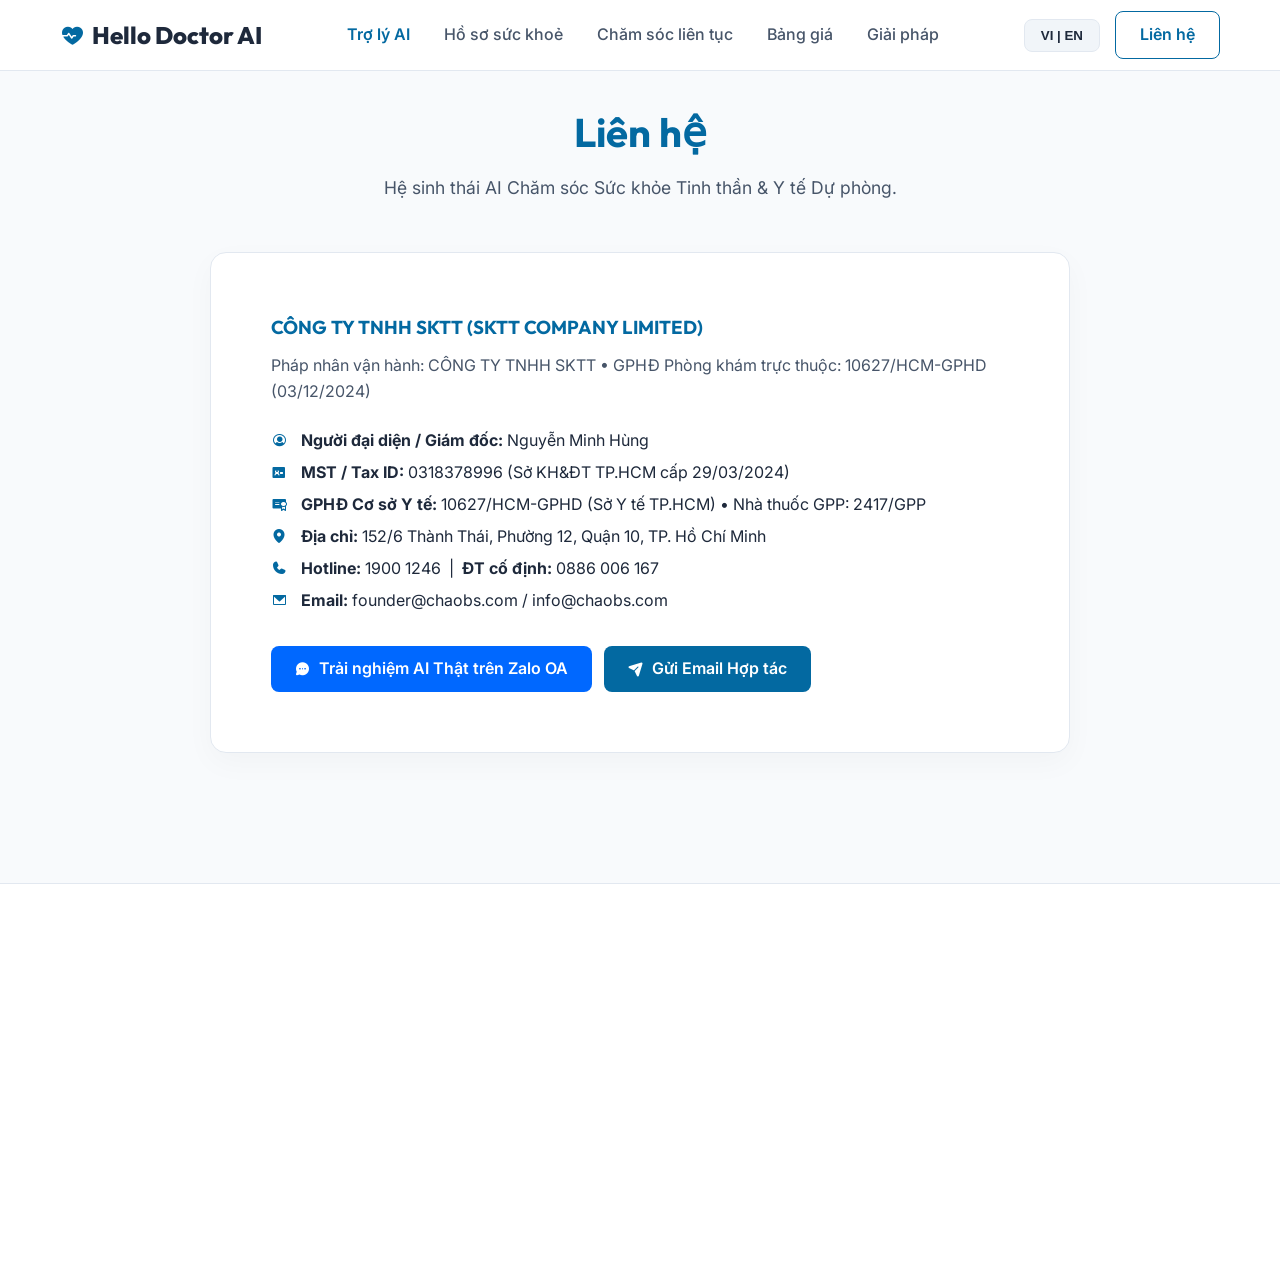
<file: contact.html>
<!DOCTYPE html>
<html lang="vi">
<head>
    <meta charset="UTF-8">
    <meta name="viewport" content="width=device-width, initial-scale=1.0">
    <title data-i18n="title">Hello Doctor AI - Liên hệ</title>
    <meta name="description" content="Thông tin liên hệ hợp tác Công ty TNHH SKTT & Phòng khám Chuyên khoa Tâm thần Hello Doctor: 152/6 Thành Thái Q.10 TP.HCM, Hoàng Cầu Hà Nội, Hotline 1900 1246.">
    <link rel="canonical" href="https://chaobs.com/contact.html">
    <link rel="icon" type="image/svg+xml" href="favicon.svg">
    <link rel="alternate icon" href="favicon.ico">
    <link rel="preload" as="font" href="icons.woff2" type="font/woff2" crossorigin>
    <link rel="stylesheet" href="style.css">
    <link rel="stylesheet" href="icons.css">
    <link rel="preconnect" href="https://fonts.googleapis.com">
    <link rel="preconnect" href="https://fonts.gstatic.com" crossorigin>
    <link href="https://fonts.googleapis.com/css2?family=Inter:wght@400;600&family=Outfit:wght@700;800&display=optional" rel="stylesheet" media="print" onload="this.media='all'">
    <noscript><link href="https://fonts.googleapis.com/css2?family=Inter:wght@400;600&family=Outfit:wght@700;800&display=optional" rel="stylesheet"></noscript>
</head>
<body>
    <div class="glow-bg"></div>
    <div class="glow-bg glow-2"></div>
        <nav class="navbar">
        <div class="container nav-content">
            <div class="logo">
                <a href="index.html" style="color: inherit; text-decoration: none; display: flex; align-items: center; gap: 8px;">
                    <i class="ph-fill ph-heartbeat"></i>
                    <span>Hello Doctor AI</span>
                </a>
            </div>
            <div class="nav-links">
                <a href="index.html#features" data-i18n="nav_ai" style="color: var(--primary); font-weight: 600;">AI</a>
                <a href="index.html#architecture" data-i18n="nav_health_record">Health Record</a>
                <a href="cham-soc-lien-tuc.html" data-i18n="nav_continuous_care">Continuous Care</a>
                <a href="index.html#pricing" data-i18n="nav_pricing">Pricing</a>
                <div class="dropdown">
                    <a href="index.html#ecosystem" class="dropbtn" data-i18n="nav_solutions">Solutions <i class="ph ph-caret-down"></i></a>
                    <div class="dropdown-content">
                        <a href="duoc-pham.html" data-i18n="nav_pharma">Pharma</a>
                        <a href="bac-si.html" data-i18n="nav_clinic">Clinic</a>
                        <a href="doanh-nghiep.html" data-i18n="nav_enterprise">Enterprise</a>
                        <a href="bao-hiem.html" data-i18n="nav_insurance">Insurance</a>
                    </div>
                </div>
            </div>
            <div style="display: flex; gap: 15px; align-items: center;">
                <button id="lang-toggle" class="btn-lang">VI | EN</button>
                <a href="contact.html" class="btn btn-outline" data-i18n="nav_contact">Liên hệ</a>
                <button class="mobile-menu-btn" id="mobile-menu-btn" aria-label="Mở menu điều hướng"><i class="ph ph-list" aria-hidden="true"></i></button>
            </div>
        </div>
    </nav>
    <main class="container" style="padding: 100px 20px; max-width: 900px; min-height: 70vh;">
        <div class="section-header" style="text-align: center; margin-bottom: 50px;">
            <h1 data-i18n="nav_contact" style="font-size: 2.5rem; color: var(--primary);">Liên hệ Hợp tác</h1>
            <p data-i18n="footer_p" style="color: var(--text-muted); font-size: 1.1rem; margin-top: 10px;">Hệ sinh thái AI Y tế Dự phòng &amp; Chăm sóc Sức khỏe Tinh thần.</p>
        </div>
        
        <div class="glass-card about-card" style="margin-bottom: 30px;">
            <div class="about-content" style="width: 100%;">
                <h3 style="margin-bottom: 10px; color: var(--primary);">CÔNG TY TNHH SKTT (SKTT COMPANY LIMITED)</h3>
                <p data-i18n="footer_legal" style="color: var(--text-muted); margin-bottom: 20px;">Pháp nhân vận hành: CÔNG TY TNHH SKTT • GPHĐ Phòng khám trực thuộc: 10627/HCM-GPHD (03/12/2024)</p>

                <ul style="list-style: none; padding: 0; line-height: 2;">
                    <li><i class="ph-fill ph-user-circle" style="color: var(--primary); margin-right: 10px;"></i> <strong>Người đại diện / Giám đốc:</strong> Nguyễn Minh Hùng</li>
                    <li><i class="ph-fill ph-identification-card" style="color: var(--primary); margin-right: 10px;"></i> <strong>MST / Tax ID:</strong> 0318378996 (Sở KH&amp;ĐT TP.HCM cấp 29/03/2024)</li>
                    <li><i class="ph-fill ph-certificate" style="color: var(--primary); margin-right: 10px;"></i> <strong>GPHĐ Cơ sở Y tế:</strong> 10627/HCM-GPHD (Sở Y tế TP.HCM) • Nhà thuốc GPP: 2417/GPP</li>
                    <li><i class="ph-fill ph-map-pin" style="color: var(--primary); margin-right: 10px;"></i> <strong>Địa chỉ:</strong> 152/6 Thành Thái, Phường 12, Quận 10, TP. Hồ Chí Minh</li>
                    <li><i class="ph-fill ph-phone" style="color: var(--primary); margin-right: 10px;"></i> <strong>Hotline:</strong> 1900 1246 &nbsp;|&nbsp; <strong>ĐT cố định:</strong> 0886 006 167</li>
                    <li><i class="ph-fill ph-envelope-simple" style="color: var(--primary); margin-right: 10px;"></i> <strong>Email:</strong> <a href="mailto:founder@chaobs.com" style="color: inherit; text-decoration: none;">founder@chaobs.com</a> / <a href="mailto:info@chaobs.com" style="color: inherit; text-decoration: none;">info@chaobs.com</a></li>
                </ul>
                
                <div style="margin-top: 30px; display: flex; flex-wrap: wrap; gap: 12px;">
                    <a href="https://zalo.me/hellodoctors" target="_blank" rel="noopener noreferrer" class="btn btn-zalo" style="display: inline-flex; align-items: center; gap: 8px;">
                        <i class="ph-fill ph-chat-circle-dots"></i> Trải nghiệm AI Thật trên Zalo OA
                    </a>
                    <a href="mailto:founder@chaobs.com" class="btn btn-primary" style="display: inline-flex; align-items: center; gap: 8px;">
                        <i class="ph-fill ph-paper-plane-tilt"></i> Gửi Email Hợp tác
                    </a>
                </div>
            </div>
        </div>
    </main>
    <footer>
        <div class="container footer-content">
            <div class="footer-brand">
                <div class="logo">
                    <i class="ph-fill ph-heartbeat"></i>
                    <span>Hello Doctor AI</span>
                </div>
                <p data-i18n="footer_p">Hệ sinh thái AI Chăm sóc Sức khỏe Tinh thần &amp; Y tế Dự phòng.</p>
                <div style="margin-top: 16px; color: var(--text-muted); font-size: 13px; line-height: 1.8;">
                    <strong style="color: var(--text-color);">CÔNG TY TNHH SKTT (SKTT COMPANY LIMITED)</strong><br>
                    <span style="color: var(--primary);" data-i18n="footer_legal">Pháp nhân vận hành: CÔNG TY TNHH SKTT • GPHĐ Phòng khám trực thuộc: 10627/HCM-GPHD (03/12/2024)</span><br>
                    MST / Tax ID: 0318378996<br>
                    <span data-i18n="footer_addr">152/6 Thành Thái, Phường 12, Quận 10, TP. Hồ Chí Minh</span><br>
                    Hotline: 1900 1246 | Email: founder@chaobs.com
                </div>
            </div>
            <div class="footer-links">
                <a href="about.html" data-i18n="nav_about">Về chúng tôi</a>
                <a href="contact.html" data-i18n="nav_contact">Liên hệ</a>
                <a href="privacy.html" data-i18n="footer_l1">Chính sách Bảo mật</a>
                <a href="terms.html" data-i18n="footer_l2">Điều khoản Sử dụng</a>
            </div>
        </div>
        <div class="footer-bottom">
            <p data-i18n="footer_c">&copy; 2026 CÔNG TY TNHH SKTT (MST: 0318378996). Bảo lưu mọi quyền.</p>
        </div>
    </footer>
    <script src="i18n.js" defer></script>

    <script>
        document.addEventListener("DOMContentLoaded", () => {
            const menuBtn = document.getElementById("mobile-menu-btn");
            const navLinks = document.querySelector(".nav-links");
            if (menuBtn && navLinks) {
                menuBtn.addEventListener("click", () => {
                    navLinks.classList.toggle("active");
                });
            }
        });
    </script>

</body>
</html>
</file>
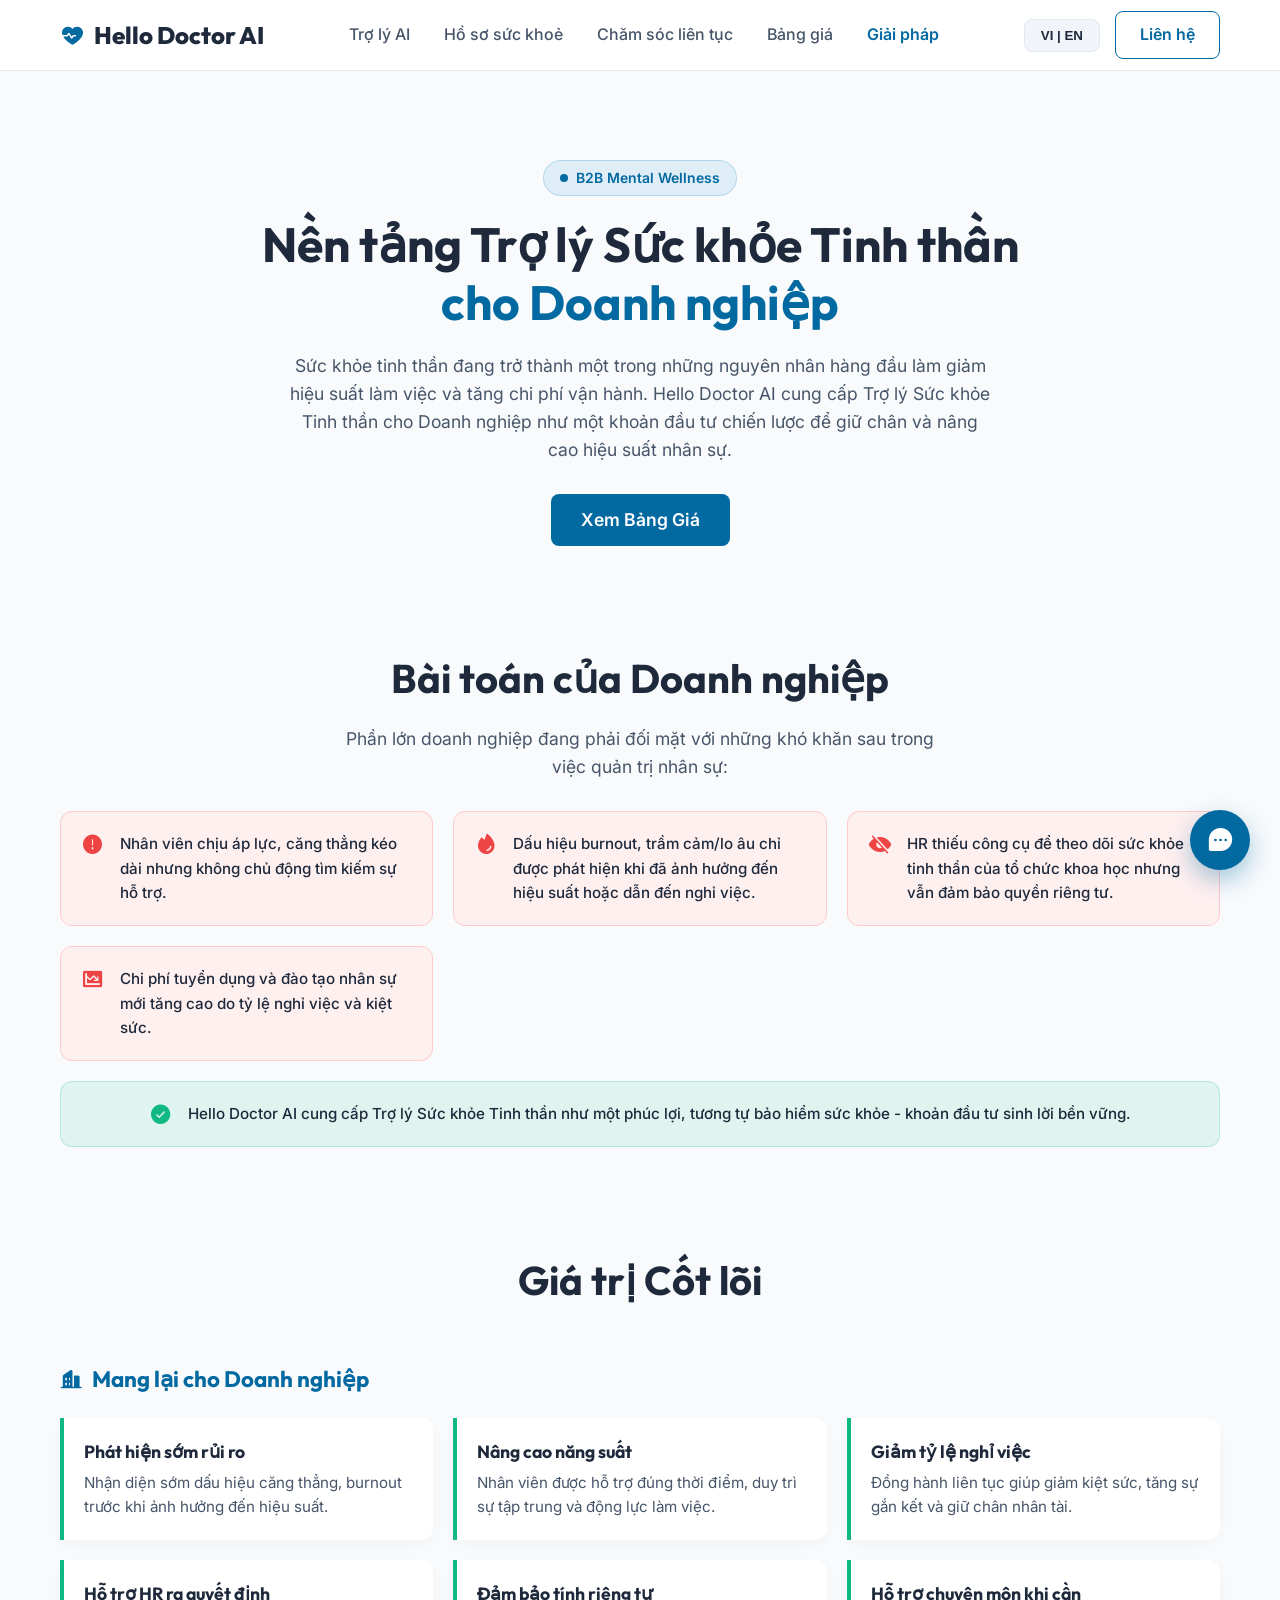
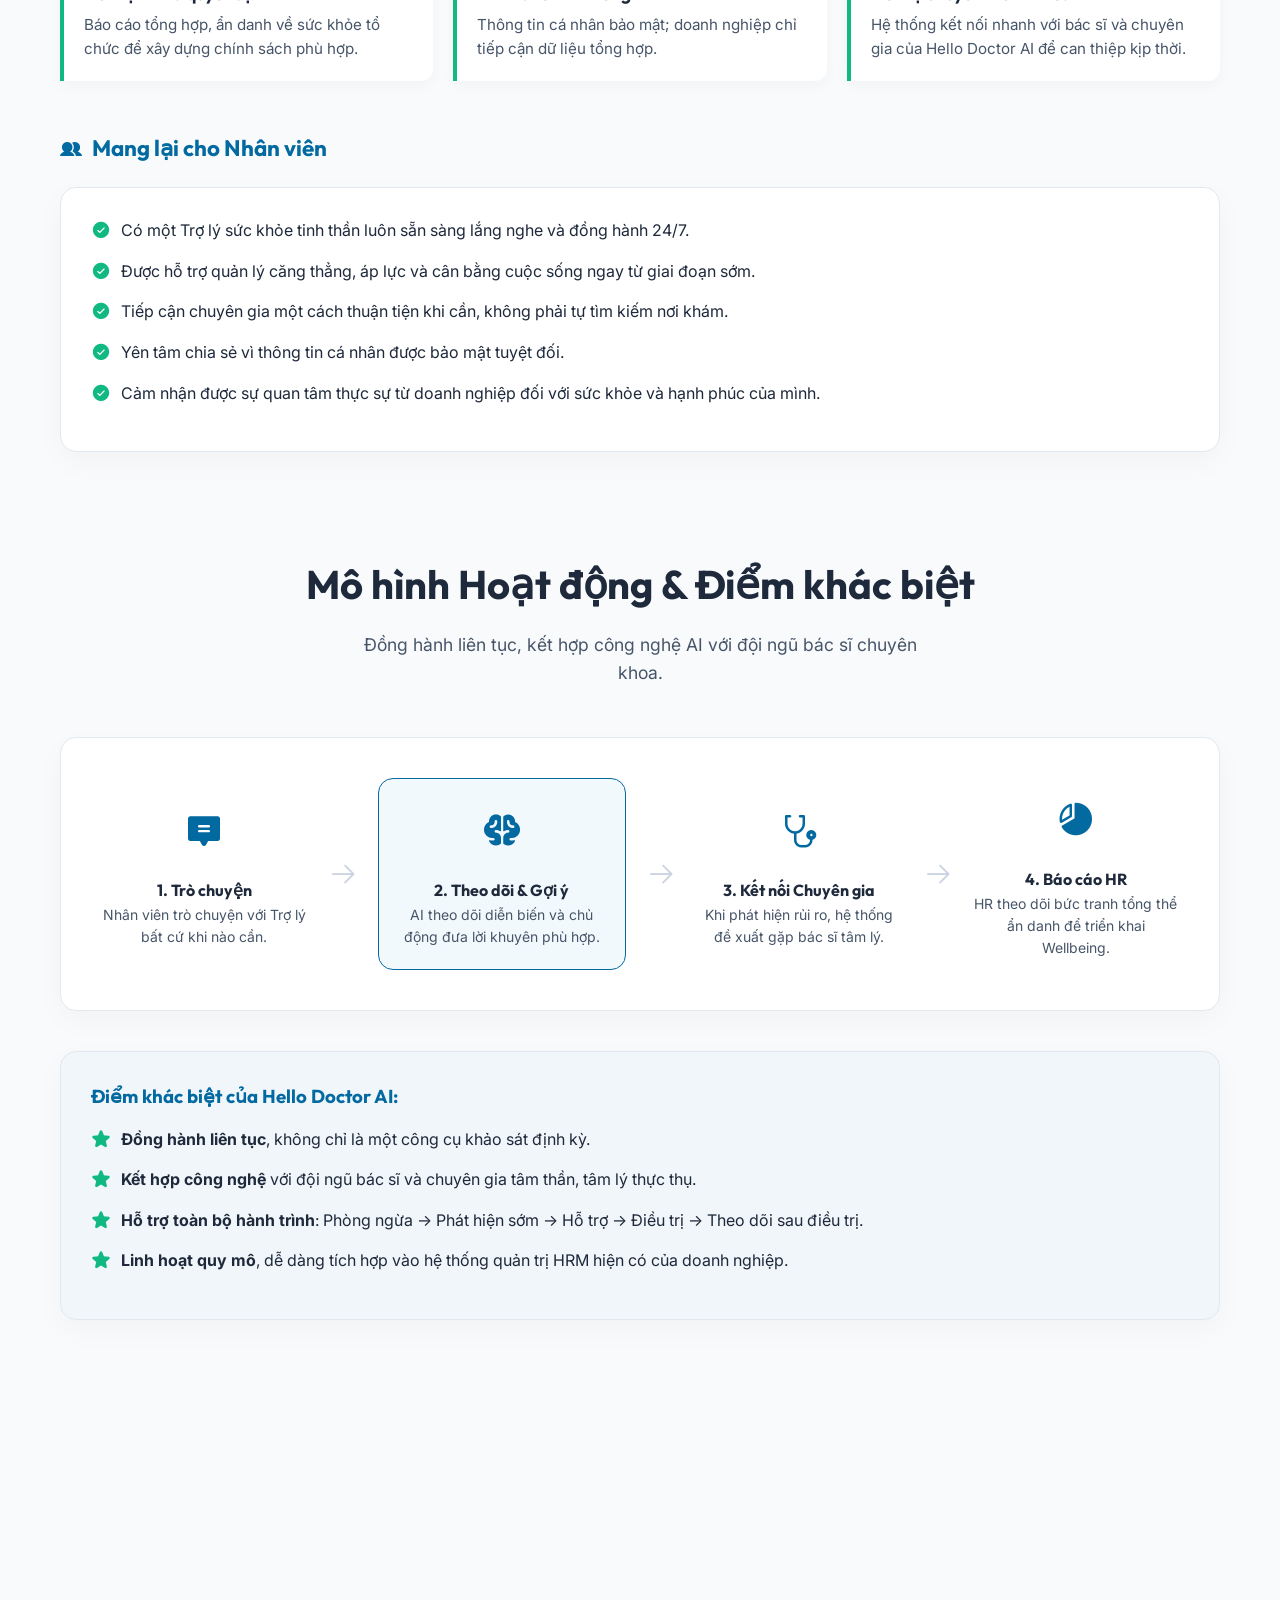
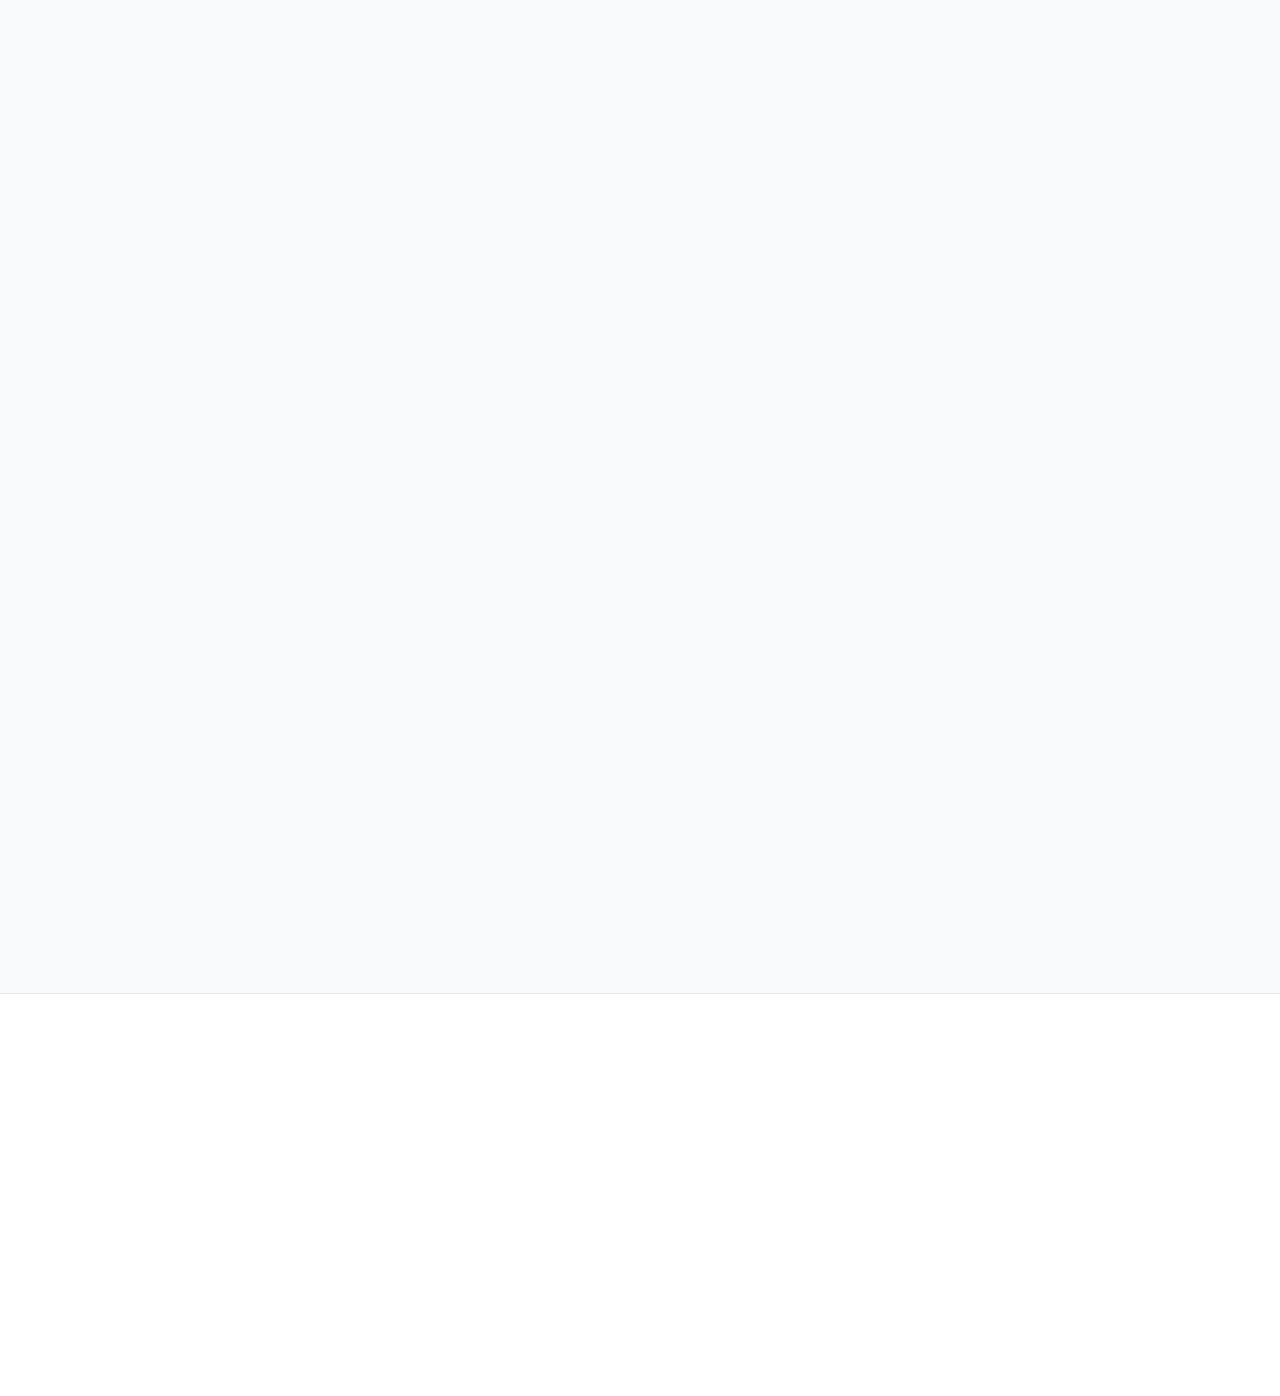
<file: doanh-nghiep.html>
<!DOCTYPE html>
<html lang="vi">
<head>
    <meta charset="UTF-8">
    <meta name="viewport" content="width=device-width, initial-scale=1.0">
    <title data-i18n="title">Hello Doctor AI - Hệ Sinh Thái Sức Khoẻ Tinh Thần</title>
    <meta name="description" content="Nền tảng Trợ lý Sức khỏe Tinh thần cho Doanh nghiệp từ Hello Doctor AI. Giảm burnout, nâng cao hiệu suất làm việc.">
    <link rel="canonical" href="https://chaobs.com/doanh-nghiep.html">
    <link rel="icon" type="image/svg+xml" href="favicon.svg">
    <link rel="alternate icon" href="favicon.ico">
    <link rel="preload" as="font" href="icons.woff2" type="font/woff2" crossorigin>
    <link rel="stylesheet" href="style.css">
    <link rel="stylesheet" href="icons.css">
    <!-- Google Fonts: Outfit for headings, Inter for body -->
    <link rel="preconnect" href="https://fonts.googleapis.com">
    <link rel="preconnect" href="https://fonts.gstatic.com" crossorigin>
    <link href="https://fonts.googleapis.com/css2?family=Inter:wght@400;600&family=Outfit:wght@700;800&display=optional" rel="stylesheet" media="print" onload="this.media='all'">
    <noscript><link href="https://fonts.googleapis.com/css2?family=Inter:wght@400;600&family=Outfit:wght@700;800&display=optional" rel="stylesheet"></noscript>
    <meta name="google-site-verification" content="oFe73GjnvNT0SoEwdBMHk9RJ_Iky41XXUb16byKOrxc" />
</head>
<body>
    <div class="glow-bg"></div>
    <div class="glow-bg glow-2"></div>

    <nav class="navbar">
        <div class="container nav-content">
            <div class="logo">
                <a href="index.html" style="text-decoration: none; color: inherit; display: flex; align-items: center; gap: 10px;">
                    <i class="ph-fill ph-heartbeat"></i>
                    <span>Hello Doctor AI</span>
                </a>
            </div>
                        <div class="nav-links">
                <a href="index.html#features" data-i18n="nav_ai">AI</a>
                <a href="index.html#architecture" data-i18n="nav_health_record">Health Record</a>
                <a href="cham-soc-lien-tuc.html" data-i18n="nav_continuous_care">Continuous Care</a>
                <a href="index.html#pricing" data-i18n="nav_pricing">Pricing</a>
                <div class="dropdown">
                    <a href="#" class="dropbtn" data-i18n="nav_solutions" style="color: var(--primary); font-weight: 600;">Solutions <i class="ph ph-caret-down"></i></a>
                    <div class="dropdown-content">
                        <a href="duoc-pham.html" data-i18n="nav_pharma">Pharma</a>
                        <a href="bac-si.html" data-i18n="nav_clinic">Clinic</a>
                        <a href="doanh-nghiep.html" data-i18n="nav_enterprise" style="color: var(--primary); font-weight: 600;">Enterprise</a>
                        <a href="bao-hiem.html" data-i18n="nav_insurance">Insurance</a>
                    </div>
                </div>
            </div>
            <div style="display: flex; gap: 15px; align-items: center;">
                <button id="lang-toggle" class="btn-lang">EN | VI</button>
                                <a href="contact.html" class="btn btn-outline" data-i18n="nav_contact">Contact Us</a>
                <button class="mobile-menu-btn" id="mobile-menu-btn" aria-label="Mở menu điều hướng"><i class="ph ph-list" aria-hidden="true"></i></button>
            </div>
        </div>
    </nav>

    <main style="padding-top: 100px;">
        <!-- Hero Section -->
        <section class="container" style="text-align: center; padding: 60px 20px;">
            <div class="badge" style="margin-bottom: 20px;">
                <span class="badge-dot"></span> <span data-i18n="b2b_badge">B2B Mental Wellness</span>
            </div>
            <h1 data-i18n="b2b_h1" style="font-size: 3rem; margin-bottom: 20px; line-height: 1.2;">Nền tảng Trợ lý Sức khỏe Tinh thần <br><span style="color: var(--primary);">cho Doanh nghiệp</span></h1>
            <p data-i18n="b2b_hero_p" style="font-size: 1.1rem; color: var(--text-muted); max-width: 700px; margin: 0 auto 30px;">
                Sức khỏe tinh thần đang trở thành một trong những nguyên nhân hàng đầu làm giảm hiệu suất làm việc và tăng chi phí vận hành. Hello Doctor AI cung cấp Trợ lý Sức khỏe Tinh thần cho Doanh nghiệp như một khoản đầu tư chiến lược để giữ chân và nâng cao hiệu suất nhân sự.
            </p>
            <a href="#pricing" class="btn btn-primary" data-i18n="b2b_hero_btn" style="font-size: 1.1rem; padding: 12px 30px;">Xem Bảng Giá</a>
        </section>

        <!-- Problem Section -->
        <section class="container" style="padding: 40px 20px;">
            <div class="section-header" style="margin-bottom: 30px;">
                <h2 data-i18n="b2b_prob_h2">Bài toán của Doanh nghiệp</h2>
                <p data-i18n="b2b_prob_p">Phần lớn doanh nghiệp đang phải đối mặt với những khó khăn sau trong việc quản trị nhân sự:</p>
            </div>
            <div class="problem-grid">
                <div class="problem-card">
                    <i class="ph-fill ph-warning-circle"></i>
                    <p data-i18n="b2b_prob_1">Nhân viên chịu áp lực, căng thẳng kéo dài nhưng không chủ động tìm kiếm sự hỗ trợ.</p>
                </div>
                <div class="problem-card">
                    <i class="ph-fill ph-fire"></i>
                    <p data-i18n="b2b_prob_2">Dấu hiệu burnout, trầm cảm/lo âu chỉ được phát hiện khi đã ảnh hưởng đến hiệu suất hoặc dẫn đến nghỉ việc.</p>
                </div>
                <div class="problem-card">
                    <i class="ph-fill ph-eye-slash"></i>
                    <p data-i18n="b2b_prob_3">HR thiếu công cụ để theo dõi sức khỏe tinh thần của tổ chức khoa học nhưng vẫn đảm bảo quyền riêng tư.</p>
                </div>
                <div class="problem-card">
                    <i class="ph-fill ph-chart-line-down"></i>
                    <p data-i18n="b2b_prob_4">Chi phí tuyển dụng và đào tạo nhân sự mới tăng cao do tỷ lệ nghỉ việc và kiệt sức.</p>
                </div>
                <div class="problem-card" style="grid-column: 1 / -1; justify-content: center; background: rgba(16, 185, 129, 0.1); border-color: rgba(16, 185, 129, 0.2);">
                    <i class="ph-fill ph-check-circle" style="color: var(--secondary);"></i>
                    <p data-i18n="b2b_prob_5" style="color: var(--text-color);">Hello Doctor AI cung cấp Trợ lý Sức khỏe Tinh thần như một phúc lợi, tương tự bảo hiểm sức khỏe - khoản đầu tư sinh lời bền vững.</p>
                </div>
            </div>
        </section>

        <!-- Value Section -->
        <section class="container" style="padding: 60px 20px;">
            <div class="section-header">
                <h2 data-i18n="b2b_val_h2">Giá trị Cốt lõi</h2>
            </div>
            
            <h3 style="margin-bottom: 20px; font-size: 1.4rem; color: var(--primary); display: flex; align-items: center; gap: 10px;"><i class="ph-fill ph-buildings"></i> <span data-i18n="b2b_val_b_h3">Mang lại cho Doanh nghiệp</span></h3>
            <div class="value-list" style="margin-bottom: 50px;">
                <div class="value-item">
                    <h4 data-i18n="b2b_val_b1_h">Phát hiện sớm rủi ro</h4>
                    <p data-i18n="b2b_val_b1_p">Nhận diện sớm dấu hiệu căng thẳng, burnout trước khi ảnh hưởng đến hiệu suất.</p>
                </div>
                <div class="value-item">
                    <h4 data-i18n="b2b_val_b2_h">Nâng cao năng suất</h4>
                    <p data-i18n="b2b_val_b2_p">Nhân viên được hỗ trợ đúng thời điểm, duy trì sự tập trung và động lực làm việc.</p>
                </div>
                <div class="value-item">
                    <h4 data-i18n="b2b_val_b3_h">Giảm tỷ lệ nghỉ việc</h4>
                    <p data-i18n="b2b_val_b3_p">Đồng hành liên tục giúp giảm kiệt sức, tăng sự gắn kết và giữ chân nhân tài.</p>
                </div>
                <div class="value-item">
                    <h4 data-i18n="b2b_val_b4_h">Hỗ trợ HR ra quyết định</h4>
                    <p data-i18n="b2b_val_b4_p">Báo cáo tổng hợp, ẩn danh về sức khỏe tổ chức để xây dựng chính sách phù hợp.</p>
                </div>
                <div class="value-item">
                    <h4 data-i18n="b2b_val_b5_h">Đảm bảo tính riêng tư</h4>
                    <p data-i18n="b2b_val_b5_p">Thông tin cá nhân bảo mật; doanh nghiệp chỉ tiếp cận dữ liệu tổng hợp.</p>
                </div>
                <div class="value-item">
                    <h4 data-i18n="b2b_val_b6_h">Hỗ trợ chuyên môn khi cần</h4>
                    <p data-i18n="b2b_val_b6_p">Hệ thống kết nối nhanh với bác sĩ và chuyên gia của Hello Doctor AI để can thiệp kịp thời.</p>
                </div>
            </div>

            <h3 style="margin-bottom: 20px; font-size: 1.4rem; color: var(--primary); display: flex; align-items: center; gap: 10px;"><i class="ph-fill ph-users"></i> <span data-i18n="b2b_val_e_h3">Mang lại cho Nhân viên</span></h3>
            <div class="glass-card" style="padding: 30px;">
                <ul class="pricing-features" style="margin-bottom: 0;">
                    <li><i class="ph-fill ph-check-circle"></i> <span data-i18n="b2b_val_e1">Có một Trợ lý sức khỏe tinh thần luôn sẵn sàng lắng nghe và đồng hành 24/7.</span></li>
                    <li><i class="ph-fill ph-check-circle"></i> <span data-i18n="b2b_val_e2">Được hỗ trợ quản lý căng thẳng, áp lực và cân bằng cuộc sống ngay từ giai đoạn sớm.</span></li>
                    <li><i class="ph-fill ph-check-circle"></i> <span data-i18n="b2b_val_e3">Tiếp cận chuyên gia một cách thuận tiện khi cần, không phải tự tìm kiếm nơi khám.</span></li>
                    <li><i class="ph-fill ph-check-circle"></i> <span data-i18n="b2b_val_e4">Yên tâm chia sẻ vì thông tin cá nhân được bảo mật tuyệt đối.</span></li>
                    <li><i class="ph-fill ph-check-circle"></i> <span data-i18n="b2b_val_e5">Cảm nhận được sự quan tâm thực sự từ doanh nghiệp đối với sức khỏe và hạnh phúc của mình.</span></li>
                </ul>
            </div>
        </section>

        <!-- Operation Model Section -->
        <section class="container architecture" style="padding: 40px 20px;">
            <div class="section-header">
                <h2 data-i18n="b2b_op_h2">Mô hình Hoạt động & Điểm khác biệt</h2>
                <p data-i18n="b2b_op_p">Đồng hành liên tục, kết hợp công nghệ AI với đội ngũ bác sĩ chuyên khoa.</p>
            </div>
            <div class="arch-container glass-card" style="margin-bottom: 40px;">
                <div class="arch-step">
                    <div class="arch-icon"><i class="ph-fill ph-chat-centered-text"></i></div>
                    <h4 data-i18n="b2b_op_1h">1. Trò chuyện</h4>
                    <p data-i18n="b2b_op_1p" style="font-size: 14px; color: var(--text-muted);">Nhân viên trò chuyện với Trợ lý bất cứ khi nào cần.</p>
                </div>
                <div class="arch-arrow"><i class="ph ph-arrow-right"></i></div>
                <div class="arch-step highlight">
                    <div class="arch-icon"><i class="ph-fill ph-brain"></i></div>
                    <h4 data-i18n="b2b_op_2h">2. Theo dõi & Gợi ý</h4>
                    <p data-i18n="b2b_op_2p" style="font-size: 14px; color: var(--text-muted);">AI theo dõi diễn biến và chủ động đưa lời khuyên phù hợp.</p>
                </div>
                <div class="arch-arrow"><i class="ph ph-arrow-right"></i></div>
                <div class="arch-step">
                    <div class="arch-icon"><i class="ph-fill ph-stethoscope"></i></div>
                    <h4 data-i18n="b2b_op_3h">3. Kết nối Chuyên gia</h4>
                    <p data-i18n="b2b_op_3p" style="font-size: 14px; color: var(--text-muted);">Khi phát hiện rủi ro, hệ thống đề xuất gặp bác sĩ tâm lý.</p>
                </div>
                <div class="arch-arrow"><i class="ph ph-arrow-right"></i></div>
                <div class="arch-step">
                    <div class="arch-icon"><i class="ph-fill ph-chart-pie-slice"></i></div>
                    <h4 data-i18n="b2b_op_4h">4. Báo cáo HR</h4>
                    <p data-i18n="b2b_op_4p" style="font-size: 14px; color: var(--text-muted);">HR theo dõi bức tranh tổng thể ẩn danh để triển khai Wellbeing.</p>
                </div>
            </div>
            <div class="glass-card" style="padding: 30px; background: rgba(2, 132, 199, 0.03);">
                <h3 data-i18n="b2b_diff_h3" style="margin-bottom: 15px; color: var(--primary);">Điểm khác biệt của Hello Doctor AI:</h3>
                <ul class="pricing-features" style="margin-bottom: 0;">
                    <li><i class="ph-fill ph-star"></i> <span data-i18n="b2b_diff_1"><strong>Đồng hành liên tục</strong>, không chỉ là một công cụ khảo sát định kỳ.</span></li>
                    <li><i class="ph-fill ph-star"></i> <span data-i18n="b2b_diff_2"><strong>Kết hợp công nghệ</strong> với đội ngũ bác sĩ và chuyên gia tâm thần, tâm lý thực thụ.</span></li>
                    <li><i class="ph-fill ph-star"></i> <span data-i18n="b2b_diff_3"><strong>Hỗ trợ toàn bộ hành trình</strong>: Phòng ngừa → Phát hiện sớm → Hỗ trợ → Điều trị → Theo dõi sau điều trị.</span></li>
                    <li><i class="ph-fill ph-star"></i> <span data-i18n="b2b_diff_4"><strong>Linh hoạt quy mô</strong>, dễ dàng tích hợp vào hệ thống quản trị HRM hiện có của doanh nghiệp.</span></li>
                </ul>
            </div>
        </section>

        <!-- Pricing Section -->
        <section id="pricing" class="pricing container">
            <div class="section-header">
                <h2 data-i18n="b2b_wallet_h2">Đầu tư Chiến lược – Tối ưu Ngân sách với AI Wallet</h2>
                
                <div style="background: rgba(16, 185, 129, 0.1); border: 1px solid rgba(16, 185, 129, 0.3); border-radius: 12px; padding: 20px; max-width: 800px; margin: 0 auto 20px; text-align: left;">
                    <h4 data-i18n="b2b_wallet_h4" style="color: var(--primary); margin-bottom: 10px; display: flex; align-items: center; gap: 8px;">
                        <i class="ph-fill ph-wallet"></i> Cơ chế thanh toán linh hoạt (Pay-as-you-go)
                    </h4>
                    <p data-i18n="b2b_wallet_p_highlight" style="margin: 0; color: var(--text-color); line-height: 1.6;">
                        Giải quyết triệt để bài toán lãng phí license (giấy phép) cố định. Với hệ thống <strong>Ví AI (AI Wallet)</strong>, chỉ khi nào nhân sự <strong>thực sự sử dụng</strong> (nhắn tin trò chuyện với Trợ lý sức khỏe tinh thần, đặt lịch tư vấn, v.v.) thì hệ thống mới trừ vào quỹ Credit tổng của doanh nghiệp. <strong>Không dùng – Không mất phí!</strong>
                    </p>
                </div>
            </div>
            
            <div class="pricing-grid" style="grid-template-columns: repeat(auto-fit, minmax(320px, 1fr));">
                
                <!-- >50 Nhân sự -->
                <div class="pricing-card">
                    <div class="pricing-header">
                        <h3 data-i18n="b2b_t1_h3">Quy mô >50 nhân sự</h3>
                        <div class="pricing-price" style="font-size: 1.1rem; margin-top: 10px; color: var(--text-muted); line-height: 1.4;" data-i18n="b2b_t1_desc">Bước đầu số hóa quy trình & Phúc lợi nhân sự</div>
                    </div>
                    <ul class="pricing-features">
                        <li><i class="ph-bold ph-check"></i> <span data-i18n="b2b_t1_1"><strong>Góc độ CEO:</strong> Không chi phí chìm. <em>Nhân sự nào dùng mới trừ Credit</em>, tối ưu 100% ngân sách phúc lợi.</span></li>
                        <li><i class="ph-bold ph-check"></i> <span data-i18n="b2b_t1_2"><strong>Góc độ HR:</strong> Cung cấp Trợ lý ảo AI & Chăm sóc tinh thần cho toàn bộ nhân viên chỉ qua một Ví AI chung (AI Wallet).</span></li>
                        <li><i class="ph-bold ph-check"></i> <span data-i18n="b2b_t1_3"><strong>Kiểm soát:</strong> Báo cáo mức độ tiêu thụ Credit hàng tháng để đánh giá mức độ tương tác và rủi ro burnout.</span></li>
                    </ul>
                    <div style="margin-top: auto; padding-top: 20px;">
                        <a href="mailto:founder@chaobs.com?subject=Tư vấn gói AI >50 nhân sự" class="btn btn-outline" data-i18n="b2b_btn_book_50">Đặt lịch tư vấn</a>
                    </div>
                </div>

                <!-- >100 Nhân sự -->
                <div class="pricing-card popular">
                    <div class="pricing-header">
                        <h3 data-i18n="b2b_t2_h3">Quy mô >100 nhân sự</h3>
                        <div class="pricing-price" style="font-size: 1.1rem; margin-top: 10px; color: var(--primary); line-height: 1.4;" data-i18n="b2b_t2_desc">Quản trị ngân sách tập trung & Tự động hóa đa kênh</div>
                    </div>
                    <ul class="pricing-features">
                        <li><i class="ph-bold ph-check"></i> <span data-i18n="b2b_t2_1"><strong>Góc độ CEO:</strong> Dashboard theo dõi AI Wallet Real-time, giám sát chính xác chi phí AI đang bị tiêu hao ở khâu nào.</span></li>
                        <li><i class="ph-bold ph-check"></i> <span data-i18n="b2b_t2_2"><strong>Góc độ HR:</strong> Chủ động phân bổ định mức Credit (Quota) riêng biệt cho từng phòng ban (Ví dụ: Khối Sales được 500 Credit/tháng, Khối Dev 300 Credit/tháng).</span></li>
                        <li><i class="ph-bold ph-check"></i> <span data-i18n="b2b_t2_3"><strong>Vận hành:</strong> Tự động hóa hỗ trợ CSKH nội bộ & khách hàng ngoài, dễ dàng tích hợp HRM hiện tại.</span></li>
                    </ul>
                    <div style="margin-top: auto; padding-top: 20px;">
                        <a href="mailto:founder@chaobs.com?subject=Tư vấn gói AI >100 nhân sự" class="btn btn-primary" data-i18n="b2b_btn_book_100">Đặt lịch tư vấn</a>
                    </div>
                </div>

                <!-- >1000 Nhân sự -->
                <div class="pricing-card">
                    <div class="pricing-header">
                        <h3 data-i18n="b2b_t3_h3">Quy mô >1000 nhân sự</h3>
                        <div class="pricing-price" style="font-size: 1.1rem; margin-top: 10px; color: var(--text-muted); line-height: 1.4;" data-i18n="b2b_t3_desc">Kiến trúc AI toàn diện, Bảo mật cấp độ Tập đoàn</div>
                    </div>
                    <ul class="pricing-features">
                        <li><i class="ph-bold ph-check"></i> <span data-i18n="b2b_t3_1"><strong>Góc độ CEO:</strong> Triển khai hạ tầng AI riêng biệt (Dedicated). Nạp Credit khối lượng lớn (Volume Discount) mang lại hiệu quả quy mô kinh tế.</span></li>
                        <li><i class="ph-bold ph-check"></i> <span data-i18n="b2b_t3_2"><strong>Góc độ HR:</strong> Tích hợp sâu ERP/SSO, tự động đóng/mở quyền truy cập Ví AI theo trạng thái nhân sự (Onboarding/Offboarding) mà không tốn sức.</span></li>
                        <li><i class="ph-bold ph-check"></i> <span data-i18n="b2b_t3_3"><strong>Bảo mật:</strong> Định tuyến ngữ cảnh (Context Routing) thông minh, giữ an toàn tuyệt đối dữ liệu nhạy cảm nội bộ.</span></li>
                    </ul>
                    <div style="margin-top: auto; padding-top: 20px;">
                        <a href="mailto:founder@chaobs.com?subject=Thiết kế giải pháp AI >1000 nhân sự" class="btn btn-outline" data-i18n="b2b_btn_contact_1000">Liên hệ thiết kế giải pháp</a>
                    </div>
                </div>
            </div>
        </section>

    </main>

    <footer>
        <div class="container footer-content">
            <div class="footer-brand">
                <div class="logo">
                    <i class="ph-fill ph-heartbeat"></i>
                    <span>Hello Doctor AI</span>
                </div>
                <p data-i18n="footer_p">Hệ sinh thái AI Chăm sóc Sức khỏe Tinh thần &amp; Y tế Dự phòng.</p>
                <div style="margin-top: 16px; color: var(--text-muted); font-size: 13px; line-height: 1.8;">
                    <strong style="color: var(--text-color);">CÔNG TY TNHH SKTT (SKTT COMPANY LIMITED)</strong><br>
                    <span style="color: var(--primary);" data-i18n="footer_legal">Pháp nhân vận hành: CÔNG TY TNHH SKTT • GPHĐ Phòng khám trực thuộc: 10627/HCM-GPHD (03/12/2024)</span><br>
                    MST / Tax ID: 0318378996<br>
                    <span data-i18n="footer_addr">152/6 Thành Thái, Phường 12, Quận 10, TP. Hồ Chí Minh</span><br>
                    Hotline: 1900 1246 | Email: founder@chaobs.com
                </div>
            </div>
            <div class="footer-links">
                <a href="about.html" data-i18n="nav_about">Về chúng tôi</a>
                <a href="contact.html" data-i18n="nav_contact">Liên hệ</a>
                <a href="privacy.html" data-i18n="footer_l1">Chính sách Bảo mật</a>
                <a href="terms.html" data-i18n="footer_l2">Điều khoản Sử dụng</a>
            </div>
        </div>
        <div class="footer-bottom">
            <p data-i18n="footer_c">&copy; 2026 CÔNG TY TNHH SKTT (MST: 0318378996). Bảo lưu mọi quyền.</p>
        </div>
    </footer>

    <!-- Chat Widget (Reused from index.html) -->
    <div id="chat-widget">
        <div id="chat-window" class="hidden glass-card">
            <div class="chat-header">
                <div class="chat-header-info">
                    <i class="ph-fill ph-robot"></i>
                    <div>
                        <p class="chat-title" data-i18n="chat_h4">AI Clinical Assistant (Demo)</p>
                        <span data-i18n="chat_span">Online</span>
                    </div>
                </div>
                <button id="close-chat" aria-label="Đóng khung chat demo"><i class="ph ph-x" aria-hidden="true"></i></button>
            </div>
            <div id="chat-body" class="chat-body mockup-body" style="padding: 20px;">
                <!-- Messages injected via JS -->
            </div>
            <div class="chat-footer">
                <input type="text" id="chat-input" aria-label="Nhập câu hỏi demo" placeholder="Nhập vấn đề bạn đang gặp phải..." data-i18n-placeholder="chat_placeholder">
                <button id="send-btn" aria-label="Gửi tin nhắn demo"><i class="ph-fill ph-paper-plane-right" aria-hidden="true"></i></button>
            </div>
        </div>
        <button id="chat-btn" class="chat-btn pulse" aria-label="Mở Trợ lý AI Demo">
            <i class="ph-fill ph-chat-teardrop-dots"></i>
        </button>
    </div>
    
    
    <script>
        document.addEventListener("DOMContentLoaded", () => {
            const menuBtn = document.getElementById("mobile-menu-btn");
            const navLinks = document.querySelector(".nav-links");
            if (menuBtn && navLinks) {
                menuBtn.addEventListener("click", () => {
                    navLinks.classList.toggle("active");
                });
            }
        });
    </script>
    <script src="i18n.js" defer></script>

    <script src="chat.js" defer></script>
</body>
</html>
</file>
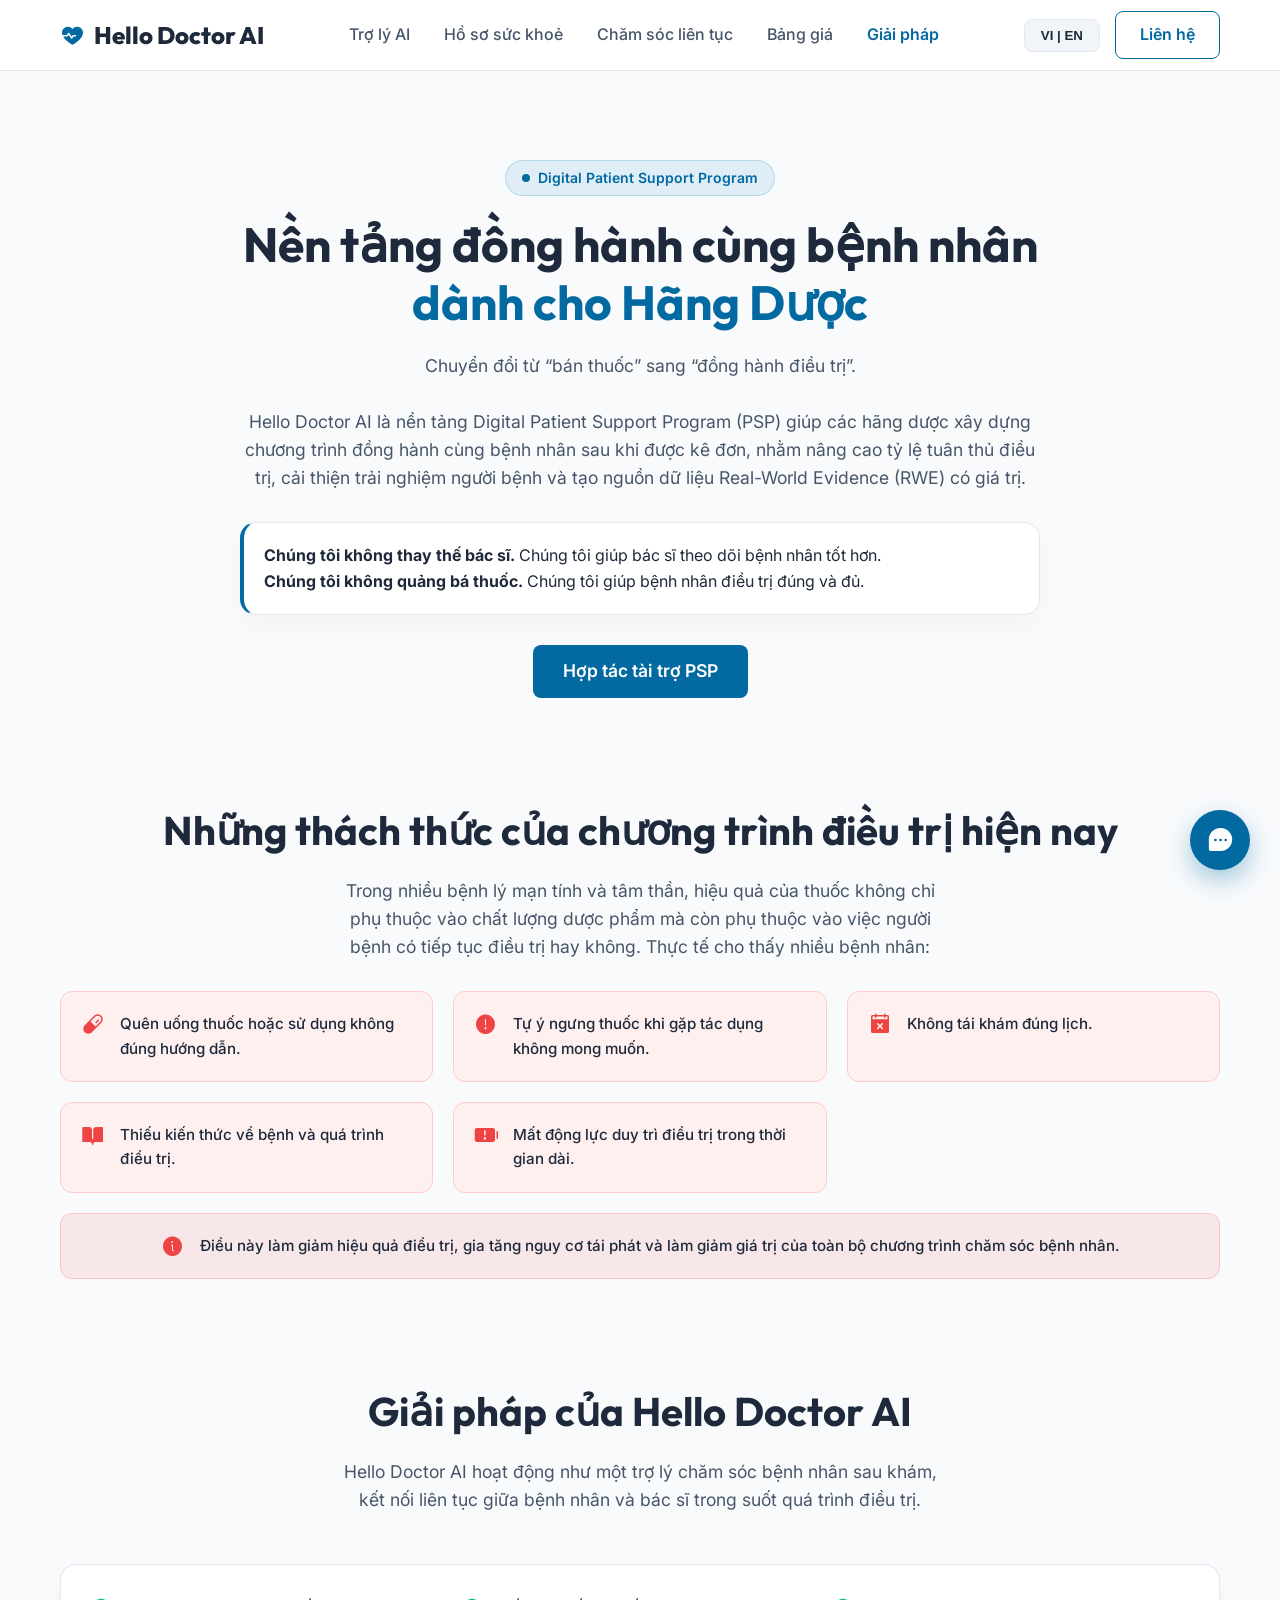
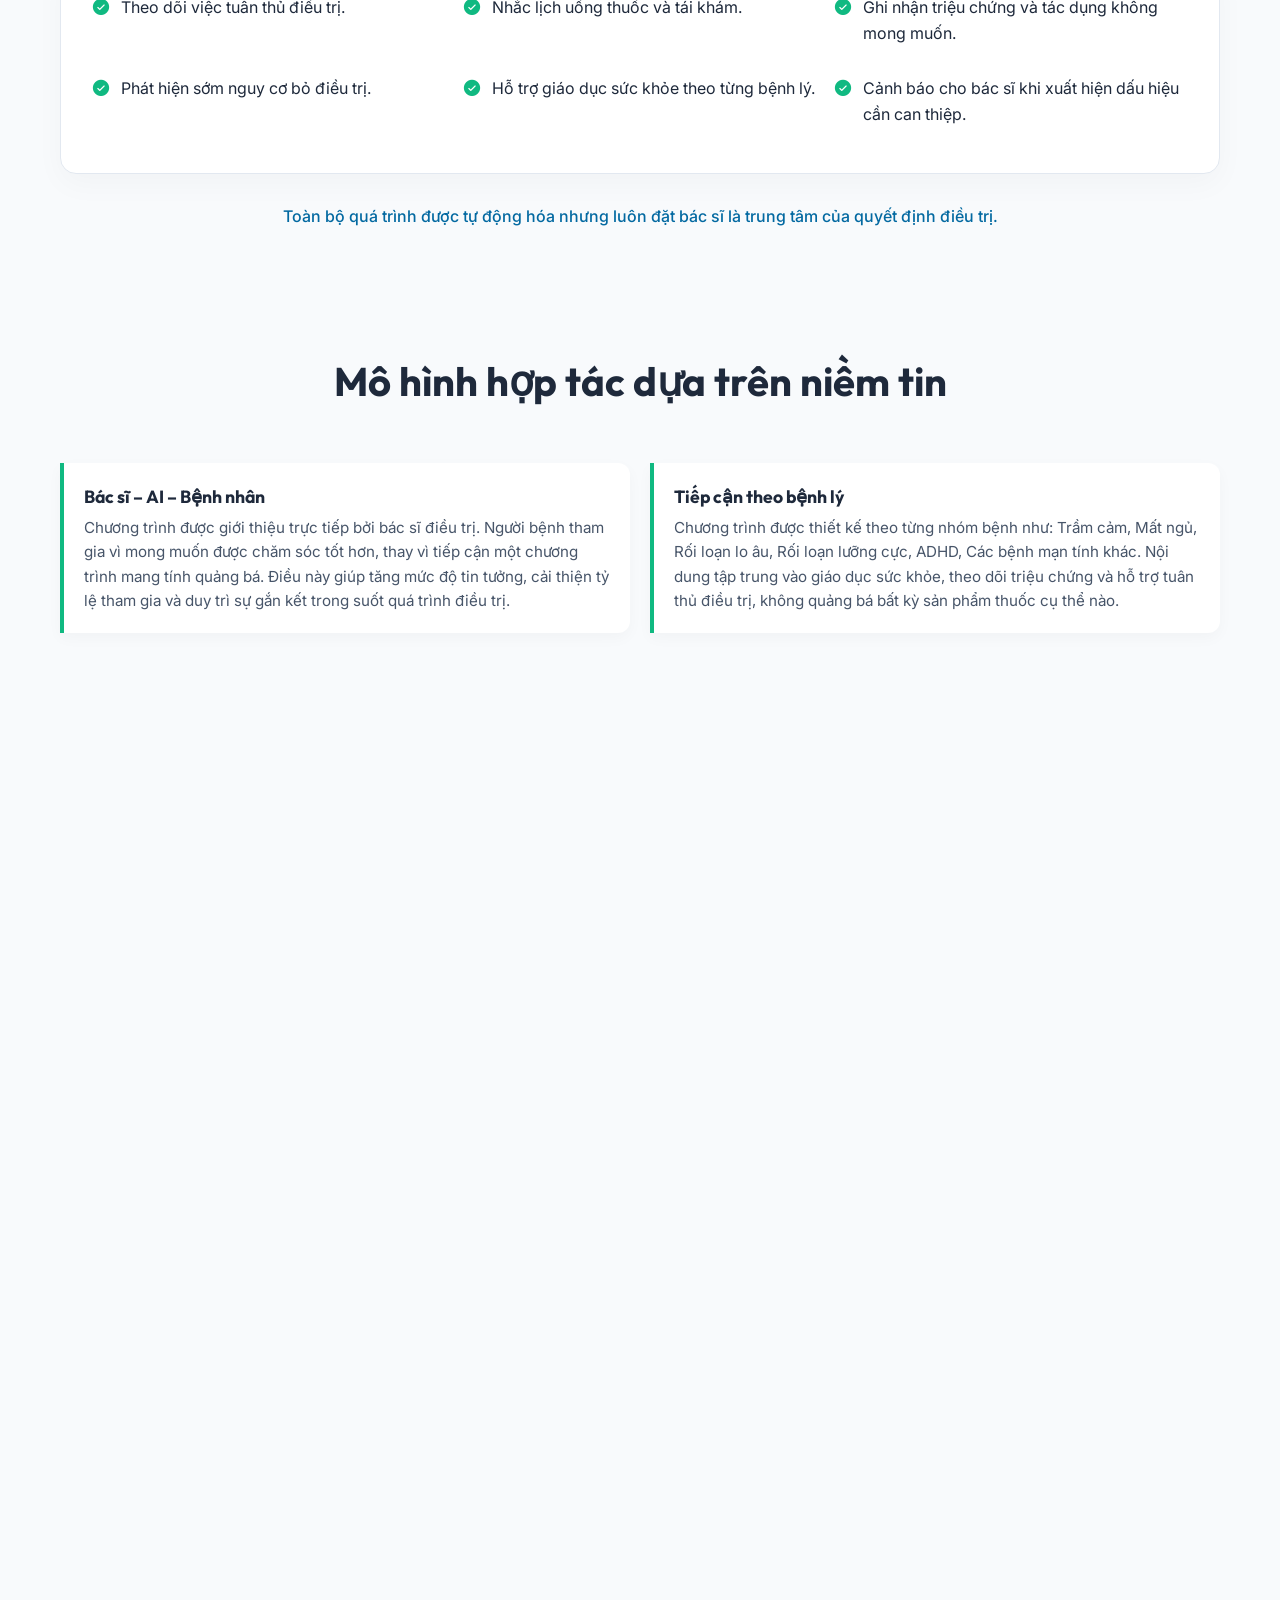
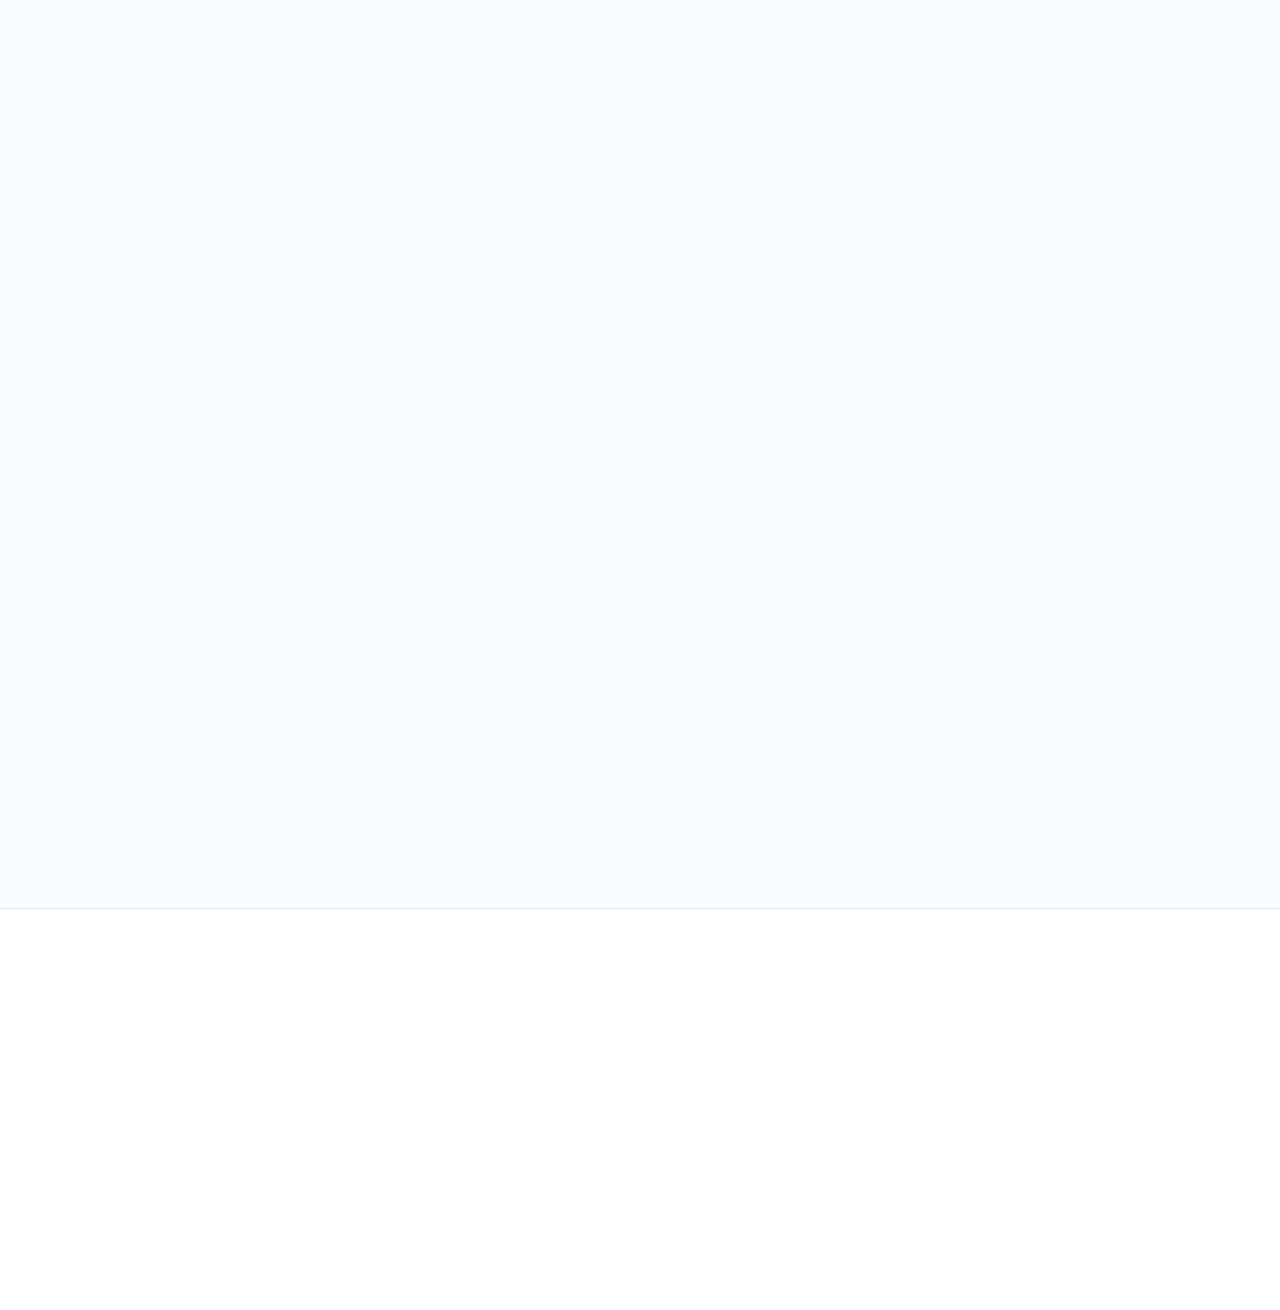
<file: duoc-pham.html>
<!DOCTYPE html>
<html lang="vi">
<head>
    <meta charset="UTF-8">
    <meta name="viewport" content="width=device-width, initial-scale=1.0">
    <title data-i18n="pharma_title">Hello Doctor AI - Giải pháp Patient Support Program</title>
    <meta name="description" content="Nền tảng Trợ lý Sức khỏe Tinh thần cho Hãng Dược từ Hello Doctor AI. Tăng tỷ lệ tuân thủ điều trị.">
    <link rel="canonical" href="https://chaobs.com/duoc-pham.html">
    <link rel="icon" type="image/svg+xml" href="favicon.svg">
    <link rel="alternate icon" href="favicon.ico">
    <link rel="preload" as="font" href="icons.woff2" type="font/woff2" crossorigin>
    <link rel="stylesheet" href="style.css">
    <link rel="stylesheet" href="icons.css">
    <!-- Google Fonts -->
    <link rel="preconnect" href="https://fonts.googleapis.com">
    <link rel="preconnect" href="https://fonts.gstatic.com" crossorigin>
    <link href="https://fonts.googleapis.com/css2?family=Inter:wght@400;600&family=Outfit:wght@700;800&display=optional" rel="stylesheet" media="print" onload="this.media='all'">
    <noscript><link href="https://fonts.googleapis.com/css2?family=Inter:wght@400;600&family=Outfit:wght@700;800&display=optional" rel="stylesheet"></noscript>
    <meta name="google-site-verification" content="oFe73GjnvNT0SoEwdBMHk9RJ_Iky41XXUb16byKOrxc" />
</head>
<body>
    <div class="glow-bg"></div>
    <div class="glow-bg glow-2"></div>

    <nav class="navbar">
        <div class="container nav-content">
            <div class="logo">
                <a href="index.html" style="text-decoration: none; color: inherit; display: flex; align-items: center; gap: 10px;">
                    <i class="ph-fill ph-heartbeat"></i>
                    <span>Hello Doctor AI</span>
                </a>
            </div>
            <div class="nav-links">
                <a href="index.html#features" data-i18n="nav_ai">AI</a>
                <a href="index.html#architecture" data-i18n="nav_health_record">Health Record</a>
                <a href="cham-soc-lien-tuc.html" data-i18n="nav_continuous_care">Continuous Care</a>
                <a href="index.html#pricing" data-i18n="nav_pricing">Pricing</a>
                <div class="dropdown">
                    <a href="#" class="dropbtn" data-i18n="nav_solutions" style="color: var(--primary); font-weight: 600;">Solutions <i class="ph ph-caret-down"></i></a>
                    <div class="dropdown-content">
                        <a href="duoc-pham.html" data-i18n="nav_pharma" style="color: var(--primary); font-weight: 600;">Pharma</a>
                        <a href="bac-si.html" data-i18n="nav_clinic">Clinic</a>
                        <a href="doanh-nghiep.html" data-i18n="nav_enterprise">Enterprise</a>
                        <a href="bao-hiem.html" data-i18n="nav_insurance">Insurance</a>
                    </div>
                </div>
            </div>
            <div style="display: flex; gap: 15px; align-items: center;">
                <button id="lang-toggle" class="btn-lang">EN | VI</button>
                <a href="contact.html" class="btn btn-outline" data-i18n="nav_contact">Contact Us</a>
                <button class="mobile-menu-btn" id="mobile-menu-btn" aria-label="Mở menu điều hướng"><i class="ph ph-list" aria-hidden="true"></i></button>
            </div>
        </div>
    </nav>

    <main style="padding-top: 100px;">
        <!-- Hero Section -->
        <section class="container" style="text-align: center; padding: 60px 20px;">
            <div class="badge" style="margin-bottom: 20px;">
                <span class="badge-dot"></span> <span data-i18n="pharma_badge">Digital Patient Support Program</span>
            </div>
            <h1 data-i18n="pharma_h1" style="font-size: 3rem; margin-bottom: 20px; line-height: 1.2;">Nền tảng đồng hành cùng bệnh nhân <br><span style="color: var(--primary);">dành cho Hãng Dược</span></h1>
            <p data-i18n="pharma_hero_p" style="font-size: 1.1rem; color: var(--text-muted); max-width: 800px; margin: 0 auto 30px;">
                Chuyển đổi từ “bán thuốc” sang “đồng hành điều trị”.<br><br>
                Hello Doctor AI là nền tảng Digital Patient Support Program (PSP) giúp các hãng dược xây dựng chương trình đồng hành cùng bệnh nhân sau khi được kê đơn, nhằm nâng cao tỷ lệ tuân thủ điều trị, cải thiện trải nghiệm người bệnh và tạo nguồn dữ liệu Real-World Evidence (RWE) có giá trị.
            </p>
            <div class="glass-card" style="max-width: 800px; margin: 0 auto 30px; padding: 20px; text-align: left; border-left: 4px solid var(--primary);">
                <p data-i18n="pharma_hero_note" style="margin: 0; color: var(--text-color);">
                    <strong>Chúng tôi không thay thế bác sĩ.</strong> Chúng tôi giúp bác sĩ theo dõi bệnh nhân tốt hơn.<br>
                    <strong>Chúng tôi không quảng bá thuốc.</strong> Chúng tôi giúp bệnh nhân điều trị đúng và đủ.
                </p>
            </div>
            <a href="mailto:founder@chaobs.com?subject=Tư vấn PSP cho Hãng dược" class="btn btn-primary" data-i18n="pharma_hero_btn" style="font-size: 1.1rem; padding: 12px 30px;">Hợp tác tài trợ PSP</a>
        </section>

        <!-- Problem Section -->
        <section class="container" style="padding: 40px 20px;">
            <div class="section-header" style="margin-bottom: 30px;">
                <h2 data-i18n="pharma_prob_h2">Những thách thức của chương trình điều trị hiện nay</h2>
                <p data-i18n="pharma_prob_p">Trong nhiều bệnh lý mạn tính và tâm thần, hiệu quả của thuốc không chỉ phụ thuộc vào chất lượng dược phẩm mà còn phụ thuộc vào việc người bệnh có tiếp tục điều trị hay không. Thực tế cho thấy nhiều bệnh nhân:</p>
            </div>
            <div class="problem-grid">
                <div class="problem-card">
                    <i class="ph-fill ph-pill"></i>
                    <p data-i18n="pharma_prob_1">Quên uống thuốc hoặc sử dụng không đúng hướng dẫn.</p>
                </div>
                <div class="problem-card">
                    <i class="ph-fill ph-warning-circle"></i>
                    <p data-i18n="pharma_prob_2">Tự ý ngưng thuốc khi gặp tác dụng không mong muốn.</p>
                </div>
                <div class="problem-card">
                    <i class="ph-fill ph-calendar-x"></i>
                    <p data-i18n="pharma_prob_3">Không tái khám đúng lịch.</p>
                </div>
                <div class="problem-card">
                    <i class="ph-fill ph-book-open"></i>
                    <p data-i18n="pharma_prob_4">Thiếu kiến thức về bệnh và quá trình điều trị.</p>
                </div>
                <div class="problem-card">
                    <i class="ph-fill ph-battery-warning"></i>
                    <p data-i18n="pharma_prob_5">Mất động lực duy trì điều trị trong thời gian dài.</p>
                </div>
                <div class="problem-card" style="grid-column: 1 / -1; justify-content: center; background: rgba(239, 68, 68, 0.1); border-color: rgba(239, 68, 68, 0.2);">
                    <i class="ph-fill ph-info" style="color: #ef4444;"></i>
                    <p data-i18n="pharma_prob_conc" style="color: var(--text-color);">Điều này làm giảm hiệu quả điều trị, gia tăng nguy cơ tái phát và làm giảm giá trị của toàn bộ chương trình chăm sóc bệnh nhân.</p>
                </div>
            </div>
        </section>

        <!-- Solution Section -->
        <section class="container" style="padding: 60px 20px;">
            <div class="section-header">
                <h2 data-i18n="pharma_sol_h2">Giải pháp của Hello Doctor AI</h2>
                <p data-i18n="pharma_sol_p">Hello Doctor AI hoạt động như một trợ lý chăm sóc bệnh nhân sau khám, kết nối liên tục giữa bệnh nhân và bác sĩ trong suốt quá trình điều trị.</p>
            </div>
            <div class="glass-card" style="padding: 30px; margin-bottom: 30px;">
                <ul class="pricing-features" style="margin-bottom: 0; display: grid; grid-template-columns: repeat(auto-fit, minmax(300px, 1fr)); gap: 15px;">
                    <li><i class="ph-fill ph-check-circle"></i> <span data-i18n="pharma_sol_1">Theo dõi việc tuân thủ điều trị.</span></li>
                    <li><i class="ph-fill ph-check-circle"></i> <span data-i18n="pharma_sol_2">Nhắc lịch uống thuốc và tái khám.</span></li>
                    <li><i class="ph-fill ph-check-circle"></i> <span data-i18n="pharma_sol_3">Ghi nhận triệu chứng và tác dụng không mong muốn.</span></li>
                    <li><i class="ph-fill ph-check-circle"></i> <span data-i18n="pharma_sol_4">Phát hiện sớm nguy cơ bỏ điều trị.</span></li>
                    <li><i class="ph-fill ph-check-circle"></i> <span data-i18n="pharma_sol_5">Hỗ trợ giáo dục sức khỏe theo từng bệnh lý.</span></li>
                    <li><i class="ph-fill ph-check-circle"></i> <span data-i18n="pharma_sol_6">Cảnh báo cho bác sĩ khi xuất hiện dấu hiệu cần can thiệp.</span></li>
                </ul>
            </div>
            <div style="text-align: center;">
                <p data-i18n="pharma_sol_conc" style="font-weight: 500; color: var(--primary);">Toàn bộ quá trình được tự động hóa nhưng luôn đặt bác sĩ là trung tâm của quyết định điều trị.</p>
            </div>
        </section>

        <!-- Trust Model Section -->
        <section class="container" style="padding: 60px 20px;">
            <div class="section-header">
                <h2 data-i18n="pharma_trust_h2">Mô hình hợp tác dựa trên niềm tin</h2>
            </div>
            
            <div class="value-list" style="margin-bottom: 50px;">
                <div class="value-item">
                    <h4 data-i18n="pharma_trust_1h">Bác sĩ – AI – Bệnh nhân</h4>
                    <p data-i18n="pharma_trust_1p">Chương trình được giới thiệu trực tiếp bởi bác sĩ điều trị. Người bệnh tham gia vì mong muốn được chăm sóc tốt hơn, thay vì tiếp cận một chương trình mang tính quảng bá. Điều này giúp tăng mức độ tin tưởng, cải thiện tỷ lệ tham gia và duy trì sự gắn kết trong suốt quá trình điều trị.</p>
                </div>
                <div class="value-item">
                    <h4 data-i18n="pharma_trust_2h">Tiếp cận theo bệnh lý</h4>
                    <p data-i18n="pharma_trust_2p">Chương trình được thiết kế theo từng nhóm bệnh như: Trầm cảm, Mất ngủ, Rối loạn lo âu, Rối loạn lưỡng cực, ADHD, Các bệnh mạn tính khác. Nội dung tập trung vào giáo dục sức khỏe, theo dõi triệu chứng và hỗ trợ tuân thủ điều trị, không quảng bá bất kỳ sản phẩm thuốc cụ thể nào.</p>
                </div>
            </div>
        </section>

        <!-- Operation Model Section -->
        <section class="container architecture" style="padding: 40px 20px;">
            <div class="section-header">
                <h2 data-i18n="pharma_flow_h2">Hành trình đồng hành cùng bệnh nhân</h2>
            </div>
            <div class="arch-container glass-card" style="margin-bottom: 40px;">
                <div class="arch-step">
                    <div class="arch-icon"><i class="ph-fill ph-qr-code"></i></div>
                    <h4 data-i18n="pharma_flow_1h">Bước 1 – Bác sĩ giới thiệu</h4>
                    <p data-i18n="pharma_flow_1p" style="font-size: 14px; color: var(--text-muted);">Sau khi kê đơn, bác sĩ cung cấp mã QR để bệnh nhân tham gia chương trình.</p>
                </div>
                <div class="arch-arrow"><i class="ph ph-arrow-right"></i></div>
                <div class="arch-step highlight">
                    <div class="arch-icon"><i class="ph-fill ph-brain"></i></div>
                    <h4 data-i18n="pharma_flow_2h">Bước 2 – Đồng hành hằng ngày</h4>
                    <p data-i18n="pharma_flow_2p" style="font-size: 14px; color: var(--text-muted);">Hello Doctor AI chủ động theo dõi: Việc sử dụng thuốc, triệu chứng, tác dụng phụ, giấc ngủ, tâm trạng và mức độ cải thiện.</p>
                </div>
                <div class="arch-arrow"><i class="ph ph-arrow-right"></i></div>
                <div class="arch-step">
                    <div class="arch-icon"><i class="ph-fill ph-warning-circle"></i></div>
                    <h4 data-i18n="pharma_flow_3h">Bước 3 – Phát hiện nguy cơ</h4>
                    <p data-i18n="pharma_flow_3p" style="font-size: 14px; color: var(--text-muted);">Hệ thống AI đánh giá nguy cơ: Quên thuốc, muốn ngừng điều trị, triệu chứng nặng lên, nguy cơ tái phát, cần tái khám.</p>
                </div>
                <div class="arch-arrow"><i class="ph ph-arrow-right"></i></div>
                <div class="arch-step">
                    <div class="arch-icon"><i class="ph-fill ph-stethoscope"></i></div>
                    <h4 data-i18n="pharma_flow_4h">Bước 4 – Hỗ trợ bác sĩ</h4>
                    <p data-i18n="pharma_flow_4p" style="font-size: 14px; color: var(--text-muted);">Gửi báo cáo để bác sĩ có thêm thông tin trong quá trình theo dõi và ra quyết định điều trị.</p>
                </div>
            </div>
        </section>

        <!-- Value Section -->
        <section class="container" style="padding: 60px 20px;">
            <div class="section-header" style="margin-bottom: 40px;">
                <h2 data-i18n="pharma_val_h2">Giá trị & Hợp tác</h2>
            </div>
            
            <h3 data-i18n="pharma_val_pharma_h2" style="margin-bottom: 20px; font-size: 1.4rem; color: var(--primary); display: flex; align-items: center; gap: 10px;"><i class="ph-fill ph-briefcase"></i> Giá trị dành cho Hãng Dược</h3>
            <div class="glass-card" style="padding: 30px; margin-bottom: 30px;">
                <div style="display: grid; grid-template-columns: repeat(auto-fit, minmax(250px, 1fr)); gap: 20px;">
                    <div>
                        <h4 data-i18n="pharma_val_pharma_1h" style="color: var(--text-color); margin-bottom: 10px;">Nâng cao hiệu quả PSP</h4>
                        <ul style="color: var(--text-muted); font-size: 14px; padding-left: 20px; line-height: 1.6;">
                            <li data-i18n="pharma_val_pharma_1_1">Gia tăng tỷ lệ tuân thủ điều trị (Medication Adherence).</li>
                            <li data-i18n="pharma_val_pharma_1_2">Cải thiện tỷ lệ duy trì điều trị (Persistence).</li>
                            <li data-i18n="pharma_val_pharma_1_3">Hỗ trợ bệnh nhân sử dụng thuốc đúng theo chỉ định.</li>
                            <li data-i18n="pharma_val_pharma_1_4">Tăng mức độ gắn kết của bệnh nhân với chương trình.</li>
                        </ul>
                    </div>
                    <div>
                        <h4 data-i18n="pharma_val_pharma_2h" style="color: var(--text-color); margin-bottom: 10px;">Thu thập dữ liệu RWE</h4>
                        <ul style="color: var(--text-muted); font-size: 14px; padding-left: 20px; line-height: 1.6;">
                            <li data-i18n="pharma_val_pharma_2_1">Theo dõi diễn tiến điều trị theo thời gian.</li>
                            <li data-i18n="pharma_val_pharma_2_2">Ghi nhận tác dụng không mong muốn.</li>
                            <li data-i18n="pharma_val_pharma_2_3">Phân tích hành vi tuân thủ điều trị.</li>
                            <li data-i18n="pharma_val_pharma_2_4">Tạo nguồn dữ liệu thực tế phục vụ nghiên cứu.</li>
                        </ul>
                    </div>
                    <div>
                        <h4 data-i18n="pharma_val_pharma_3h" style="color: var(--text-color); margin-bottom: 10px;">Gia tăng giá trị thương hiệu</h4>
                        <p data-i18n="pharma_val_pharma_3p" style="color: var(--text-muted); font-size: 14px; line-height: 1.6; margin: 0;">Thông qua việc tài trợ cho chương trình chăm sóc bệnh nhân, doanh nghiệp thể hiện cam kết đồng hành cùng cộng đồng và nâng cao chất lượng điều trị một cách bền vững.</p>
                    </div>
                </div>
            </div>

            <h3 data-i18n="pharma_val_doc_h2" style="margin-bottom: 20px; font-size: 1.4rem; color: var(--primary); display: flex; align-items: center; gap: 10px;"><i class="ph-fill ph-stethoscope"></i> Giá trị dành cho Bác sĩ và Phòng khám</h3>
            <div class="glass-card" style="padding: 30px; margin-bottom: 40px;">
                <ul class="pricing-features" style="margin-bottom: 0;">
                    <li><i class="ph-fill ph-check-circle"></i> <span data-i18n="pharma_val_doc_1">Theo dõi bệnh nhân sau khám một cách liên tục.</span></li>
                    <li><i class="ph-fill ph-check-circle"></i> <span data-i18n="pharma_val_doc_2">Phát hiện sớm nguy cơ bỏ điều trị.</span></li>
                    <li><i class="ph-fill ph-check-circle"></i> <span data-i18n="pharma_val_doc_3">Giảm gánh nặng chăm sóc thủ công.</span></li>
                    <li><i class="ph-fill ph-check-circle"></i> <span data-i18n="pharma_val_doc_4">Tăng chất lượng quản lý bệnh nhân ngoại trú.</span></li>
                    <li><i class="ph-fill ph-check-circle"></i> <span data-i18n="pharma_val_doc_5">Hỗ trợ quyết định lâm sàng bằng dữ liệu theo dõi thực tế.</span></li>
                </ul>
            </div>
            
            <h3 data-i18n="pharma_compliance_h2" style="margin-bottom: 20px; font-size: 1.4rem; color: var(--primary); display: flex; align-items: center; gap: 10px;"><i class="ph-fill ph-shield-check"></i> Tuân thủ và đạo đức</h3>
            <div class="glass-card" style="padding: 30px; background: rgba(16, 185, 129, 0.05); border-color: rgba(16, 185, 129, 0.2);">
                <p data-i18n="pharma_compliance_p" style="color: var(--text-color); margin: 0; line-height: 1.6;">
                    Hello Doctor AI được thiết kế theo định hướng Patient Support Program với mục tiêu hỗ trợ chăm sóc bệnh nhân. Doanh nghiệp dược tham gia với vai trò nhà tài trợ cho chương trình. Nền tảng không quảng bá thuốc trực tiếp đến người bệnh, đồng thời hỗ trợ các hoạt động theo hướng minh bạch, bảo mật dữ liệu và phù hợp với các nguyên tắc đạo đức trong lĩnh vực y tế.
                </p>
            </div>
        </section>

    </main>

    <footer>
        <div class="container footer-content">
            <div class="footer-brand">
                <div class="logo">
                    <i class="ph-fill ph-heartbeat"></i>
                    <span>Hello Doctor AI</span>
                </div>
                <p data-i18n="footer_p">Hệ sinh thái AI Chăm sóc Sức khỏe Tinh thần &amp; Y tế Dự phòng.</p>
                <div style="margin-top: 16px; color: var(--text-muted); font-size: 13px; line-height: 1.8;">
                    <strong style="color: var(--text-color);">CÔNG TY TNHH SKTT (SKTT COMPANY LIMITED)</strong><br>
                    <span style="color: var(--primary);" data-i18n="footer_legal">Pháp nhân vận hành: CÔNG TY TNHH SKTT • GPHĐ Phòng khám trực thuộc: 10627/HCM-GPHD (03/12/2024)</span><br>
                    MST / Tax ID: 0318378996<br>
                    <span data-i18n="footer_addr">152/6 Thành Thái, Phường 12, Quận 10, TP. Hồ Chí Minh</span><br>
                    Hotline: 1900 1246 | Email: founder@chaobs.com
                </div>
            </div>
            <div class="footer-links">
                <a href="about.html" data-i18n="nav_about">Về chúng tôi</a>
                <a href="contact.html" data-i18n="nav_contact">Liên hệ</a>
                <a href="privacy.html" data-i18n="footer_l1">Chính sách Bảo mật</a>
                <a href="terms.html" data-i18n="footer_l2">Điều khoản Sử dụng</a>
            </div>
        </div>
        <div class="footer-bottom">
            <p data-i18n="footer_c">&copy; 2026 CÔNG TY TNHH SKTT (MST: 0318378996). Bảo lưu mọi quyền.</p>
        </div>
    </footer>

    <!-- Chat Widget -->
    <div id="chat-widget">
        <div id="chat-window" class="hidden glass-card">
            <div class="chat-header">
                <div class="chat-header-info">
                    <i class="ph-fill ph-robot"></i>
                    <div>
                        <p class="chat-title" data-i18n="chat_h4">AI Clinical Assistant (Demo)</p>
                        <span data-i18n="chat_span">Online</span>
                    </div>
                </div>
                <button id="close-chat" aria-label="Đóng khung chat demo"><i class="ph ph-x" aria-hidden="true"></i></button>
            </div>
            <div id="chat-body" class="chat-body mockup-body" style="padding: 20px;">
            </div>
            <div class="chat-footer">
                <input type="text" id="chat-input" aria-label="Nhập câu hỏi demo" placeholder="Nhập vấn đề bạn đang gặp phải..." data-i18n-placeholder="chat_placeholder">
                <button id="send-btn" aria-label="Gửi tin nhắn demo"><i class="ph-fill ph-paper-plane-right" aria-hidden="true"></i></button>
            </div>
        </div>
        <button id="chat-btn" class="chat-btn pulse" aria-label="Mở Trợ lý AI Demo">
            <i class="ph-fill ph-chat-teardrop-dots"></i>
        </button>
    </div>
    
    <script>
        document.addEventListener("DOMContentLoaded", () => {
            const menuBtn = document.getElementById("mobile-menu-btn");
            const navLinks = document.querySelector(".nav-links");
            if (menuBtn && navLinks) {
                menuBtn.addEventListener("click", () => {
                    navLinks.classList.toggle("active");
                });
            }
        });
    </script>
    <script src="i18n.js" defer></script>
    <script src="chat.js" defer></script>
</body>
</html>
</file>
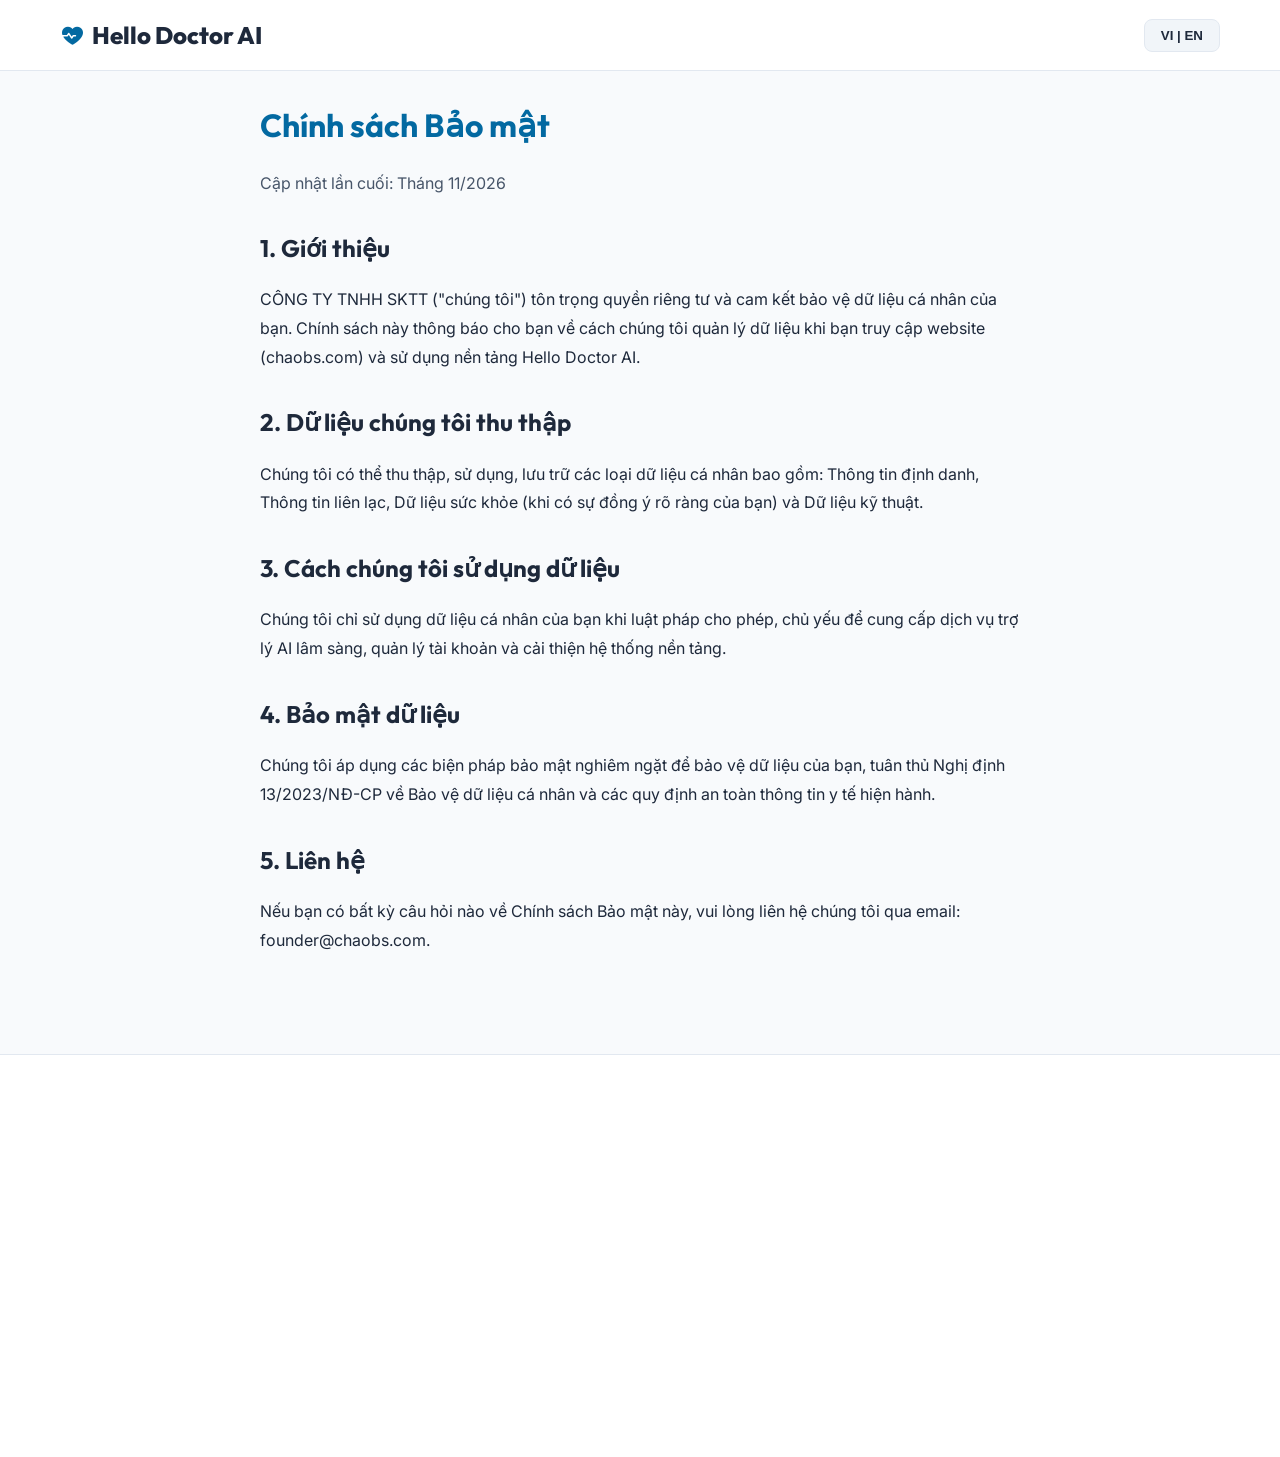
<file: privacy.html>
<!DOCTYPE html>
<html lang="vi">
<head>
    <meta charset="UTF-8">
    <meta name="viewport" content="width=device-width, initial-scale=1.0">
    <title data-i18n="title">Hello Doctor AI - Chính sách Bảo mật</title>
    <meta name="description" content="Chính sách bảo mật dữ liệu y tế và thông tin cá nhân của Hello Doctor AI (Công ty TNHH SKTT) tuân thủ Nghị định 13/2023/NĐ-CP.">
    <link rel="canonical" href="https://chaobs.com/privacy.html">
    <link rel="icon" type="image/svg+xml" href="favicon.svg">
    <link rel="alternate icon" href="favicon.ico">
    <link rel="preload" as="font" href="icons.woff2" type="font/woff2" crossorigin>
    <link rel="stylesheet" href="style.css">
    <link rel="stylesheet" href="icons.css">
    <link rel="preconnect" href="https://fonts.googleapis.com">
    <link rel="preconnect" href="https://fonts.gstatic.com" crossorigin>
    <link href="https://fonts.googleapis.com/css2?family=Inter:wght@400;600&family=Outfit:wght@700;800&display=optional" rel="stylesheet" media="print" onload="this.media='all'">
    <noscript><link href="https://fonts.googleapis.com/css2?family=Inter:wght@400;600&family=Outfit:wght@700;800&display=optional" rel="stylesheet"></noscript>
    <meta name="google-site-verification" content="oFe73GjnvNT0SoEwdBMHk9RJ_Iky41XXUb16byKOrxc" />
</head>
<body>
    <div class="glow-bg"></div>
    <div class="glow-bg glow-2"></div>
    <nav class="navbar">
        <div class="container nav-content">
            <div class="logo">
                <a href="index.html" style="color: inherit; text-decoration: none; display: flex; align-items: center; gap: 8px;">
                    <i class="ph-fill ph-heartbeat"></i>
                    <span>Hello Doctor AI</span>
                </a>
            </div>
            <div style="display: flex; gap: 15px; align-items: center;">
                <button id="lang-toggle" class="btn-lang">EN | VI</button>
            </div>
        </div>
    </nav>
    <main class="container" style="padding: 100px 20px; max-width: 800px; min-height: 70vh;">
        <h1 style="margin-bottom: 20px; color: var(--primary);" data-i18n="priv_h1">Privacy Policy</h1>
        <p style="color: var(--text-muted); margin-bottom: 30px;" data-i18n="priv_date">Last updated: July 2026</p>
        <div style="line-height: 1.8; color: var(--text-color);">
            <h2 style="margin-top: 30px; margin-bottom: 15px;" data-i18n="priv_h2_1">1. Introduction</h2>
            <p data-i18n="priv_p_1">SKTT COMPANY LIMITED ("we", "our", "us") respects your privacy and is committed to protecting your personal data. This Privacy Policy informs you about how we look after your personal data when you visit our website (chaobs.com) and use our Hello Doctor AI services.</p>
            <h2 style="margin-top: 30px; margin-bottom: 15px;" data-i18n="priv_h2_2">2. Data We Collect</h2>
            <p data-i18n="priv_p_2">We may collect, use, store and transfer different kinds of personal data about you, including Identity Data, Contact Data, Health Data (where you explicitly consent), and Technical Data.</p>
            <h2 style="margin-top: 30px; margin-bottom: 15px;" data-i18n="priv_h2_3">3. How We Use Your Data</h2>
            <p data-i18n="priv_p_3">We will only use your personal data when the law allows us to. Most commonly, we will use your personal data to provide our AI clinical assistant services, manage our relationship with you, and improve our platform.</p>
            <h2 style="margin-top: 30px; margin-bottom: 15px;" data-i18n="priv_h2_4">4. Data Security</h2>
            <p data-i18n="priv_p_4">We have put in place appropriate security measures to prevent your personal data from being accidentally lost, used or accessed in an unauthorised way, altered or disclosed. We follow local and international healthcare data protection guidelines where applicable.</p>
            <h2 style="margin-top: 30px; margin-bottom: 15px;" data-i18n="priv_h2_5">5. Contact Us</h2>
            <p data-i18n="priv_p_5">If you have any questions about this Privacy Policy, please contact us at founder@chaobs.com.</p>
        </div>
    </main>
    <footer>
        <div class="container footer-content">
            <div class="footer-brand">
                <div class="logo">
                    <i class="ph-fill ph-heartbeat"></i>
                    <span>Hello Doctor AI</span>
                </div>
                <p data-i18n="footer_p">Hệ sinh thái AI Chăm sóc Sức khỏe Tinh thần &amp; Y tế Dự phòng.</p>
                <div style="margin-top: 16px; color: var(--text-muted); font-size: 13px; line-height: 1.8;">
                    <strong style="color: var(--text-color);">CÔNG TY TNHH SKTT (SKTT COMPANY LIMITED)</strong><br>
                    <span style="color: var(--primary);" data-i18n="footer_legal">Pháp nhân vận hành: CÔNG TY TNHH SKTT • GPHĐ Phòng khám trực thuộc: 10627/HCM-GPHD (03/12/2024)</span><br>
                    MST / Tax ID: 0318378996<br>
                    <span data-i18n="footer_addr">152/6 Thành Thái, Phường 12, Quận 10, TP. Hồ Chí Minh</span><br>
                    Hotline: 1900 1246 | Email: founder@chaobs.com
                </div>
            </div>
            <div class="footer-links">
                <a href="about.html" data-i18n="nav_about">Về chúng tôi</a>
                <a href="contact.html" data-i18n="nav_contact">Liên hệ</a>
                <a href="privacy.html" data-i18n="footer_l1">Chính sách Bảo mật</a>
                <a href="terms.html" data-i18n="footer_l2">Điều khoản Sử dụng</a>
            </div>
        </div>
        <div class="footer-bottom">
            <p data-i18n="footer_c">&copy; 2026 CÔNG TY TNHH SKTT (MST: 0318378996). Bảo lưu mọi quyền.</p>
        </div>
    </footer>
    <script src="i18n.js" defer></script>
</body>
</html>
</file>
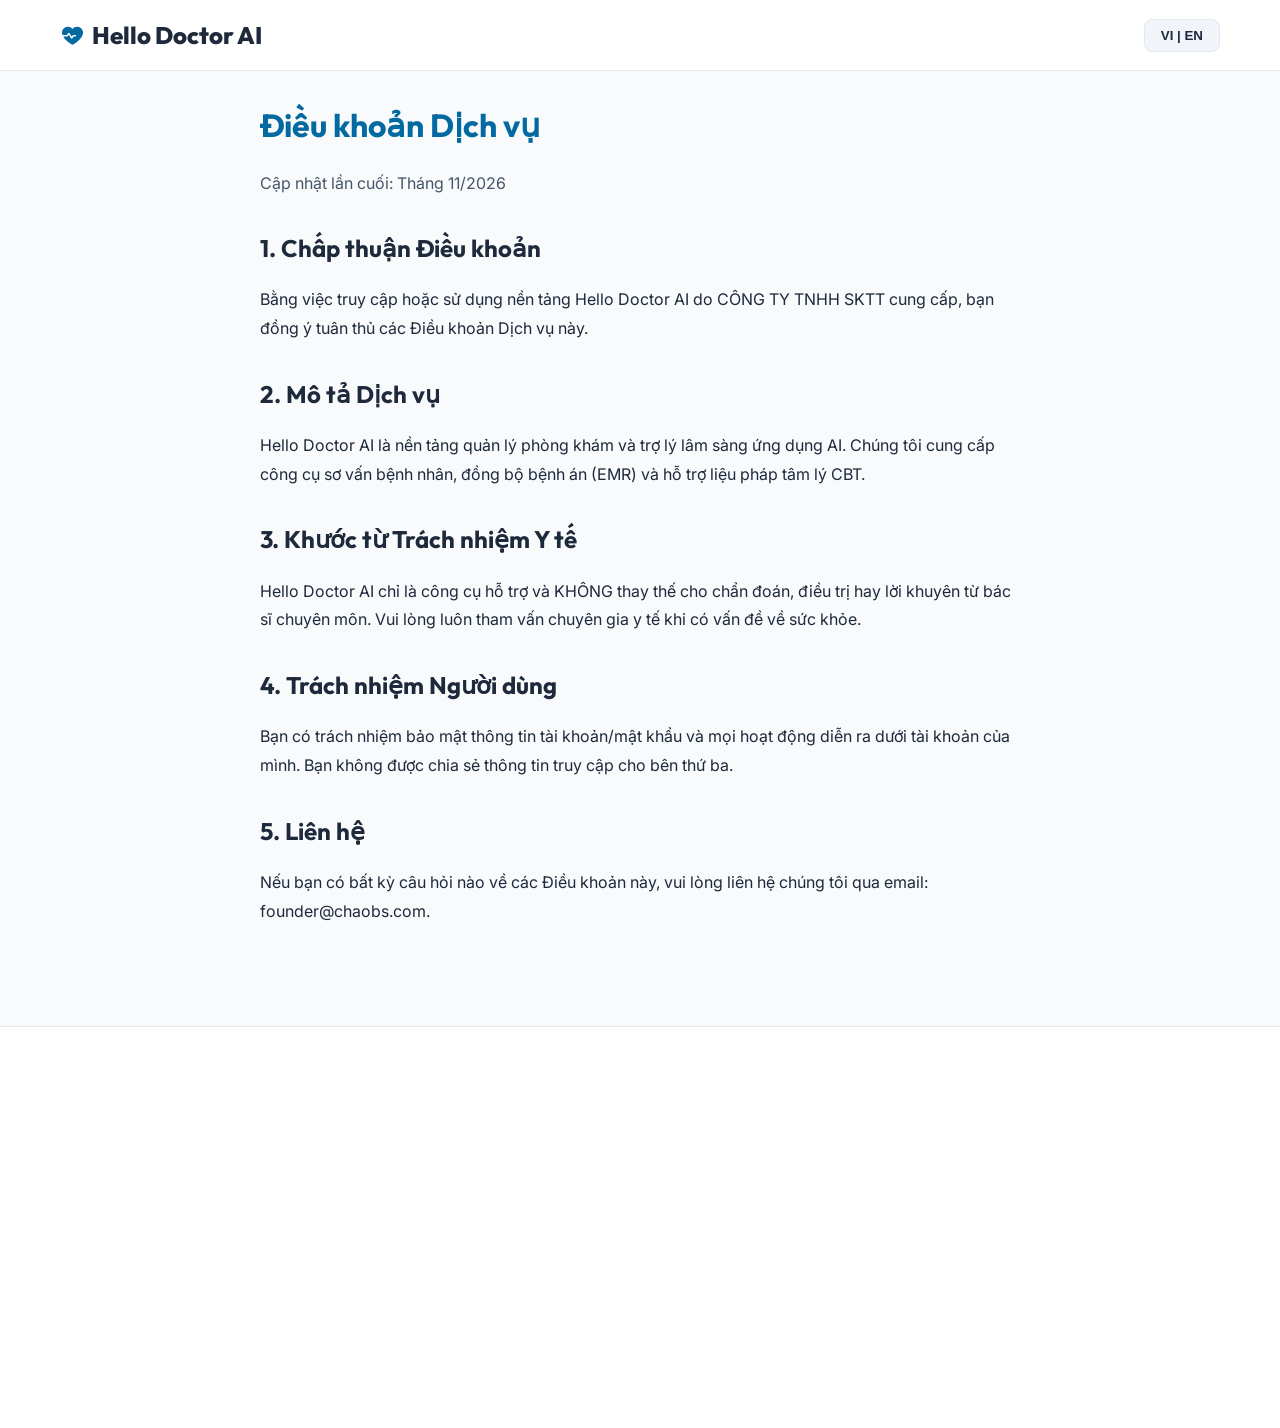
<file: terms.html>
<!DOCTYPE html>
<html lang="vi">
<head>
    <meta charset="UTF-8">
    <meta name="viewport" content="width=device-width, initial-scale=1.0">
    <title data-i18n="title">Hello Doctor AI - Điều khoản Dịch vụ</title>
    <meta name="description" content="Điều khoản sử dụng nền tảng Trợ lý AI Sức khỏe Tinh thần Hello Doctor (chaobs.com) và giới hạn trách nhiệm y khoa.">
    <link rel="canonical" href="https://chaobs.com/terms.html">
    <link rel="icon" type="image/svg+xml" href="favicon.svg">
    <link rel="alternate icon" href="favicon.ico">
    <link rel="preload" as="font" href="icons.woff2" type="font/woff2" crossorigin>
    <link rel="stylesheet" href="style.css">
    <link rel="stylesheet" href="icons.css">
    <link rel="preconnect" href="https://fonts.googleapis.com">
    <link rel="preconnect" href="https://fonts.gstatic.com" crossorigin>
    <link href="https://fonts.googleapis.com/css2?family=Inter:wght@400;600&family=Outfit:wght@700;800&display=optional" rel="stylesheet" media="print" onload="this.media='all'">
    <noscript><link href="https://fonts.googleapis.com/css2?family=Inter:wght@400;600&family=Outfit:wght@700;800&display=optional" rel="stylesheet"></noscript>
    <meta name="google-site-verification" content="oFe73GjnvNT0SoEwdBMHk9RJ_Iky41XXUb16byKOrxc" />
</head>
<body>
    <div class="glow-bg"></div>
    <div class="glow-bg glow-2"></div>
    <nav class="navbar">
        <div class="container nav-content">
            <div class="logo">
                <a href="index.html" style="color: inherit; text-decoration: none; display: flex; align-items: center; gap: 8px;">
                    <i class="ph-fill ph-heartbeat"></i>
                    <span>Hello Doctor AI</span>
                </a>
            </div>
            <div style="display: flex; gap: 15px; align-items: center;">
                <button id="lang-toggle" class="btn-lang">EN | VI</button>
            </div>
        </div>
    </nav>
    <main class="container" style="padding: 100px 20px; max-width: 800px; min-height: 70vh;">
        <h1 style="margin-bottom: 20px; color: var(--primary);" data-i18n="term_h1">Terms of Service</h1>
        <p style="color: var(--text-muted); margin-bottom: 30px;" data-i18n="term_date">Last updated: July 2026</p>
        <div style="line-height: 1.8; color: var(--text-color);">
            <h2 style="margin-top: 30px; margin-bottom: 15px;" data-i18n="term_h2_1">1. Acceptance of Terms</h2>
            <p data-i18n="term_p_1">By accessing or using the Hello Doctor AI platform provided by SKTT COMPANY LIMITED, you agree to be bound by these Terms of Service. If you disagree with any part of the terms, you may not access the service.</p>
            <h2 style="margin-top: 30px; margin-bottom: 15px;" data-i18n="term_h2_2">2. Description of Service</h2>
            <p data-i18n="term_p_2">Hello Doctor AI is an AI-powered clinical assistant and clinic management platform. We provide tools for patient triage, EMR synchronization, and cognitive behavioral therapy support.</p>
            <h2 style="margin-top: 30px; margin-bottom: 15px;" data-i18n="term_h2_3">3. Medical Disclaimer</h2>
            <p data-i18n="term_p_3">Hello Doctor AI is a supportive tool and does not replace professional medical advice, diagnosis, or treatment. Always seek the advice of a qualified healthcare provider with any questions you may have regarding a medical condition.</p>
            <h2 style="margin-top: 30px; margin-bottom: 15px;" data-i18n="term_h2_4">4. User Responsibilities</h2>
            <p data-i18n="term_p_4">You are responsible for safeguarding the password that you use to access the service and for any activities or actions under your password. You agree not to disclose your password to any third party.</p>
            <h2 style="margin-top: 30px; margin-bottom: 15px;" data-i18n="term_h2_5">5. Contact Us</h2>
            <p data-i18n="term_p_5">If you have any questions about these Terms, please contact us at founder@chaobs.com.</p>
        </div>
    </main>
    <footer>
        <div class="container footer-content">
            <div class="footer-brand">
                <div class="logo">
                    <i class="ph-fill ph-heartbeat"></i>
                    <span>Hello Doctor AI</span>
                </div>
                <p data-i18n="footer_p">Hệ sinh thái AI Chăm sóc Sức khỏe Tinh thần &amp; Y tế Dự phòng.</p>
                <div style="margin-top: 16px; color: var(--text-muted); font-size: 13px; line-height: 1.8;">
                    <strong style="color: var(--text-color);">CÔNG TY TNHH SKTT (SKTT COMPANY LIMITED)</strong><br>
                    <span style="color: var(--primary);" data-i18n="footer_legal">Pháp nhân vận hành: CÔNG TY TNHH SKTT • GPHĐ Phòng khám trực thuộc: 10627/HCM-GPHD (03/12/2024)</span><br>
                    MST / Tax ID: 0318378996<br>
                    <span data-i18n="footer_addr">152/6 Thành Thái, Phường 12, Quận 10, TP. Hồ Chí Minh</span><br>
                    Hotline: 1900 1246 | Email: founder@chaobs.com
                </div>
            </div>
            <div class="footer-links">
                <a href="about.html" data-i18n="nav_about">Về chúng tôi</a>
                <a href="contact.html" data-i18n="nav_contact">Liên hệ</a>
                <a href="privacy.html" data-i18n="footer_l1">Chính sách Bảo mật</a>
                <a href="terms.html" data-i18n="footer_l2">Điều khoản Sử dụng</a>
            </div>
        </div>
        <div class="footer-bottom">
            <p data-i18n="footer_c">&copy; 2026 CÔNG TY TNHH SKTT (MST: 0318378996). Bảo lưu mọi quyền.</p>
        </div>
    </footer>
    <script src="i18n.js" defer></script>
</body>
</html>
</file>
<file: style.css>
:root {
    --bg-color: #F8FAFC;         /* Soft slate off-white */
    --bg-secondary: #FFFFFF;     /* Pure white for cards */
    --text-color: #1E293B;       /* Dark Slate */
    --text-muted: #475569;       /* Accessible slate for subtitles (WCAG AA) */
    --primary: #0369A1;          /* Accessible Medical Blue (WCAG AA) */
    --primary-hover: #075985;
    --secondary: #10B981;        /* Healing Green */
    --border-color: #E2E8F0;     /* Light gray border */
    --navbar-bg: rgba(255, 255, 255, 0.9);
}

* {
    margin: 0;
    padding: 0;
    box-sizing: border-box;
}

html, body {
    font-family: 'Inter', sans-serif;
    background-color: var(--bg-color);
    color: var(--text-color);
    line-height: 1.6;
    overflow-x: hidden;
    width: 100%;
}

h1, h2, h3, h4, .logo span {
    font-family: 'Outfit', sans-serif;
}

/* Background Gradients (Replacing Glows) */
.glow-bg {
    position: absolute;
    width: 600px;
    height: 600px;
    background: radial-gradient(circle, rgba(2, 132, 199, 0.08) 0%, rgba(248, 250, 252, 0) 70%);
    top: -200px;
    left: -200px;
    z-index: -1;
    border-radius: 50%;
}
.glow-2 {
    background: radial-gradient(circle, rgba(16, 185, 129, 0.05) 0%, rgba(248, 250, 252, 0) 70%);
    top: 20%;
    right: -200px;
    left: auto;
}

/* Layout */
.container {
    max-width: 1200px;
    margin: 0 auto;
    padding: 0 20px;
}

/* Navbar */
.navbar {
    position: fixed;
    top: 0;
    width: 100%;
    background: var(--navbar-bg);
    backdrop-filter: blur(10px);
    border-bottom: 1px solid var(--border-color);
    z-index: 100;
}
.nav-content {
    display: flex;
    justify-content: space-between;
    align-items: center;
    height: 70px;
}
.logo {
    display: flex;
    align-items: center;
    gap: 10px;
    font-size: 24px;
    font-weight: 800;
    color: var(--text-color);
}
.logo i {
    color: var(--primary);
}
.nav-links a {
    color: var(--text-muted);
    text-decoration: none;
    margin: 0 15px;
    font-weight: 500;
    transition: color 0.3s;
}
.nav-links a:hover {
    color: var(--primary);
}

/* Dropdown Menu */
.dropdown {
    position: relative;
    display: inline-block;
}
.dropdown-content {
    display: none;
    position: absolute;
    background-color: #FFFFFF;
    min-width: 160px;
    box-shadow: 0px 8px 16px 0px rgba(0,0,0,0.1);
    z-index: 1;
    border-radius: 8px;
    top: 100%;
    left: 15px;
    overflow: hidden;
    border: 1px solid var(--border-color);
}
.dropdown-content a {
    color: var(--text-color);
    padding: 12px 16px;
    text-decoration: none;
    display: block;
    margin: 0;
    font-weight: 500;
}
.dropdown-content a:hover {
    background-color: #F8FAFC;
    color: var(--primary);
}
.dropdown:hover .dropdown-content {
    display: block;
}
.dropbtn i {
    font-size: 0.8em;
    margin-left: 4px;
}

/* Buttons */
.btn {
    padding: 10px 24px;
    border-radius: 8px;
    font-weight: 600;
    text-decoration: none;
    transition: all 0.3s ease;
    display: inline-flex;
    align-items: center;
    gap: 8px;
    cursor: pointer;
}
.btn-primary {
    background: var(--primary);
    color: #FFF;
}
.btn-primary:hover {
    background: var(--primary-hover);
    box-shadow: 0 4px 15px rgba(2, 132, 199, 0.3);
}
.btn-secondary {
    background: #FFFFFF;
    color: var(--text-color);
    border: 1px solid var(--border-color);
}
.btn-secondary:hover {
    border-color: var(--primary);
    color: var(--primary);
}
.btn-outline {
    border: 1px solid var(--primary);
    color: var(--primary);
    background: transparent;
}
.btn-outline:hover {
    background: var(--primary);
    color: #FFF;
}

/* Glass Card => Clinical Card */
.glass-card {
    background: var(--bg-secondary);
    border: 1px solid var(--border-color);
    border-radius: 16px;
    box-shadow: 0 10px 30px rgba(0, 0, 0, 0.03);
}

/* Hero Section */
.hero {
    padding: 150px 20px 80px;
    display: flex;
    align-items: center;
    justify-content: space-between;
    gap: 50px;
}
.hero-content {
    flex: 1;
}
.badge {
    display: inline-flex;
    align-items: center;
    gap: 8px;
    padding: 6px 16px;
    background: rgba(2, 132, 199, 0.1);
    border: 1px solid rgba(2, 132, 199, 0.2);
    border-radius: 20px;
    color: var(--primary);
    font-size: 14px;
    font-weight: 600;
    margin-bottom: 20px;
}
.badge-dot {
    width: 8px;
    height: 8px;
    background: var(--primary);
    border-radius: 50%;
}
.hero h1 {
    font-size: 3.5rem;
    line-height: 1.1;
    margin-bottom: 20px;
    color: var(--text-color);
}
.hero p {
    font-size: 1.1rem;
    color: var(--text-muted);
    margin-bottom: 30px;
    max-width: 500px;
}
.hero-cta {
    display: flex;
    flex-wrap: wrap;
    gap: 15px;
}
.hero-visual {
    flex: 1;
    position: relative;
}

/* Chat Mockup */
.mockup-card {
    max-width: 400px;
    margin: 0 auto;
    overflow: hidden;
}
.mockup-header {
    background: #F1F5F9;
    padding: 15px 20px;
    border-bottom: 1px solid var(--border-color);
    display: flex;
    align-items: center;
}
.mockup-dots {
    display: flex;
    gap: 6px;
    margin-right: 15px;
}
.mockup-dots span {
    width: 10px;
    height: 10px;
    border-radius: 50%;
    background: #CBD5E1;
}
.mockup-dots span:nth-child(1) { background: #FF5F56; }
.mockup-dots span:nth-child(2) { background: #FFBD2E; }
.mockup-dots span:nth-child(3) { background: #27C93F; }
.mockup-title {
    font-size: 13px;
    color: var(--text-muted);
    font-weight: 600;
}
.mockup-body {
    padding: 20px;
    background: #FFFFFF;
    min-height: 250px;
    display: flex;
    flex-direction: column;
    gap: 15px;
}
.chat-bubble {
    max-width: 85%;
    padding: 12px 16px;
    border-radius: 18px;
    font-size: 14px;
    line-height: 1.5;
}
.chat-bubble.bot {
    background: #F1F5F9;
    color: var(--text-color);
    align-self: flex-start;
    border-bottom-left-radius: 4px;
}
.chat-bubble.user {
    background: var(--primary);
    color: #FFFFFF;
    align-self: flex-end;
    border-bottom-right-radius: 4px;
}
.ai-generating {
    display: flex;
    align-items: center;
    gap: 8px;
    color: var(--primary) !important;
    font-weight: 500;
    background: rgba(2, 132, 199, 0.05) !important;
}

/* Stats Section */
.stats {
    padding: 40px 20px;
    position: relative;
    z-index: 10;
}
.stats-grid {
    display: grid;
    grid-template-columns: repeat(auto-fit, minmax(180px, 1fr));
    gap: 15px;
    background: #FFFFFF;
    border: 1px solid var(--border-color);
    border-radius: 20px;
    padding: 30px;
    text-align: center;
    box-shadow: 0 10px 30px rgba(0, 0, 0, 0.03);
}
.stat-number {
    font-size: 2.5rem;
    font-weight: 700;
    color: var(--primary);
    margin-bottom: 5px;
}
.stat-label {
    color: var(--text-muted);
    font-size: 0.9rem;
    font-weight: 600;
    text-transform: uppercase;
    letter-spacing: 1px;
}

/* Trust Banner */
.trust-banner {
    padding: 20px 20px 60px;
}
.trust-grid {
    display: grid;
    grid-template-columns: repeat(auto-fit, minmax(min(100%, 220px), 1fr));
    gap: 20px;
    background: #FFFFFF;
    border: 1px solid var(--border-color);
    border-radius: 16px;
    padding: 30px;
    box-shadow: 0 10px 30px rgba(0, 0, 0, 0.03);
}
.trust-item {
    text-align: center;
    padding: 15px;
}
.trust-item i {
    font-size: 40px;
    color: var(--primary);
    margin-bottom: 15px;
}
.trust-item h3,
.trust-item h4 {
    font-size: 1.1rem;
    color: var(--text-color);
    margin-bottom: 8px;
}
.trust-item p {
    font-size: 0.9rem;
    color: var(--text-muted);
}

/* Features Section */
.features {
    padding: 80px 20px;
}
.section-header {
    text-align: center;
    margin-bottom: 50px;
}
.section-header h2 {
    font-size: 2.5rem;
    margin-bottom: 15px;
    color: var(--text-color);
}
.section-header p {
    color: var(--text-muted);
    max-width: 600px;
    margin: 0 auto;
    font-size: 1.1rem;
}
.features-grid {
    display: grid;
    grid-template-columns: repeat(auto-fit, minmax(min(100%, 300px), 1fr));
    gap: 30px;
}
.feature-card {
    padding: 40px 30px;
    transition: transform 0.3s ease;
}
.feature-card:hover {
    transform: translateY(-5px);
    box-shadow: 0 15px 40px rgba(0,0,0,0.08);
}
.feature-icon {
    width: 60px;
    height: 60px;
    background: rgba(2, 132, 199, 0.1);
    border-radius: 12px;
    display: flex;
    align-items: center;
    justify-content: center;
    font-size: 30px;
    color: var(--primary);
    margin-bottom: 20px;
}
.feature-card h3 {
    margin-bottom: 15px;
    font-size: 1.3rem;
}
.feature-card p {
    color: var(--text-muted);
    font-size: 0.95rem;
}

/* Architecture Section */
.architecture {
    padding: 80px 20px;
}
.arch-container {
    display: flex;
    align-items: center;
    justify-content: space-between;
    padding: 40px;
    gap: 20px;
    flex-wrap: wrap;
}
.arch-step {
    text-align: center;
    flex: 1;
    min-width: 150px;
}
.arch-step.highlight {
    background: rgba(2, 132, 199, 0.05);
    border: 1px solid var(--primary);
    padding: 20px;
    border-radius: 15px;
}
.arch-icon {
    font-size: 40px;
    color: var(--primary);
    margin-bottom: 15px;
}
.arch-arrow {
    font-size: 30px;
    color: #CBD5E1;
}
.arch-stack {
    display: flex;
    flex-direction: column;
    gap: 15px;
    flex: 1;
    min-width: 200px;
}
.arch-step.small {
    background: #F8FAFC;
    border: 1px solid var(--border-color);
    padding: 15px;
    border-radius: 10px;
    display: flex;
    align-items: center;
    gap: 10px;
    font-size: 14px;
    font-weight: 600;
    color: var(--text-color);
}
.arch-step.small i {
    color: var(--secondary);
    font-size: 20px;
}

/* Roadmap Timeline */
.roadmap {
    padding: 60px 20px;
}
.timeline {
    position: relative;
    max-width: 800px;
    margin: 0 auto;
    padding: 20px 0;
}
.timeline::before {
    content: '';
    position: absolute;
    width: 2px;
    background: var(--border-color);
    top: 0;
    bottom: 0;
    left: 20px;
}
.timeline-item {
    position: relative;
    padding-left: 60px;
    margin-bottom: 40px;
}
.timeline-dot {
    position: absolute;
    width: 20px;
    height: 20px;
    border-radius: 50%;
    background: #FFFFFF;
    border: 3px solid var(--border-color);
    left: 11px;
    top: 5px;
    z-index: 2;
}
.timeline-dot.active {
    background: var(--primary);
    border-color: var(--primary);
    box-shadow: 0 0 10px rgba(2, 132, 199, 0.4);
}
.timeline-content {
    padding: 20px;
    border-radius: 15px;
}
.timeline-content h3 {
    margin-top: 0;
    margin-bottom: 5px;
    color: var(--text-color);
}
.timeline-date {
    color: var(--primary);
    font-size: 0.9rem;
    font-weight: 600;
    margin-bottom: 15px;
}

/* Team Section */
.team {
    padding: 60px 20px;
}
.team-grid {
    display: grid;
    grid-template-columns: repeat(auto-fit, minmax(min(100%, 250px), 1fr));
    gap: 30px;
    margin-top: 40px;
}
.team-card {
    text-align: center;
    padding: 40px 20px;
    border-radius: 20px;
    transition: transform 0.3s;
}
.team-card:hover {
    transform: translateY(-10px);
}
.team-avatar {
    width: 100px;
    height: 100px;
    border-radius: 50%;
    background: #F1F5F9;
    margin: 0 auto 20px;
    display: flex;
    align-items: center;
    justify-content: center;
    border: 1px solid var(--border-color);
}
.team-avatar i {
    font-size: 50px;
    color: #94A3B8;
}
.team-card h3 {
    margin-bottom: 5px;
    color: var(--text-color);
}
.team-role {
    color: var(--primary);
    font-weight: 500;
}

/* About / Technical Profile Section */
.about {
    padding: 80px 20px;
}
.about-card {
    padding: 60px;
    display: flex;
    gap: 50px;
    align-items: center;
}
.about-content {
    flex: 2;
}
.about-content h2 {
    font-size: 2rem;
    margin-bottom: 20px;
}
.about-content p {
    color: var(--text-muted);
    margin-bottom: 30px;
}
.tech-list {
    list-style: none;
    display: flex;
    flex-direction: column;
    gap: 15px;
}
.tech-list li {
    display: flex;
    align-items: center;
    gap: 10px;
    font-weight: 500;
    color: var(--text-color);
}
.tech-list li i {
    color: var(--secondary);
    font-size: 20px;
}
.about-stats {
    flex: 1;
    display: flex;
    flex-direction: column;
    gap: 20px;
    border-left: 1px solid var(--border-color);
    padding-left: 50px;
}
.about-stats .stat-item h4 {
    color: var(--text-muted);
    font-size: 0.9rem;
    text-transform: uppercase;
    letter-spacing: 1px;
    margin-bottom: 5px;
}
.about-stats .stat-item p {
    font-size: 1.2rem;
    font-weight: 700;
    color: var(--text-color);
}

/* Footer */
footer {
    border-top: 1px solid var(--border-color);
    padding: 60px 20px 20px;
    background: #FFFFFF;
}
.footer-content {
    display: flex;
    justify-content: space-between;
    flex-wrap: wrap;
    gap: 40px;
    margin-bottom: 40px;
}
.footer-brand p {
    color: var(--text-muted);
    margin-top: 15px;
    max-width: 300px;
}
.footer-brand strong {
    color: var(--text-color) !important;
}
.footer-links {
    display: flex;
    flex-direction: column;
    gap: 15px;
}
.footer-links a {
    color: var(--text-muted);
    text-decoration: none;
    transition: color 0.3s;
}
.footer-links a:hover {
    color: var(--primary);
}
.footer-bottom {
    text-align: center;
    padding-top: 20px;
    border-top: 1px solid var(--border-color);
    color: var(--text-muted);
    font-size: 0.9rem;
}

/* Floating Chat Widget */
#chat-widget {
    position: fixed;
    bottom: 30px;
    right: 30px;
    z-index: 1000;
}
.chat-btn {
    width: 60px;
    height: 60px;
    border-radius: 50%;
    background: var(--primary);
    color: #FFF;
    border: none;
    font-size: 30px;
    display: flex;
    align-items: center;
    justify-content: center;
    cursor: pointer;
    box-shadow: 0 10px 20px rgba(2, 132, 199, 0.3);
    transition: transform 0.3s;
}
.chat-btn:hover {
    transform: scale(1.1);
}
#chat-window {
    position: absolute;
    bottom: 80px;
    right: 0;
    width: 350px;
    background: #FFFFFF;
    border: 1px solid var(--border-color);
    border-radius: 20px;
    overflow: hidden;
    box-shadow: 0 20px 50px rgba(0,0,0,0.1);
    transform-origin: bottom right;
    transition: all 0.3s ease;
}
#chat-window.hidden {
    opacity: 0;
    transform: scale(0.5);
    pointer-events: none;
}
.chat-header {
    background: var(--primary);
    padding: 15px 20px;
    display: flex;
    justify-content: space-between;
    align-items: center;
    color: #FFF;
}
.chat-header-info {
    display: flex;
    align-items: center;
    gap: 10px;
}
.chat-header-info i {
    font-size: 24px;
}
.chat-header-info h4,
.chat-header-info .chat-title {
    margin: 0;
    font-size: 14px;
    font-weight: 700;
}
.chat-header-info span {
    font-size: 11px;
    color: #F8FAFC;
}
.arch-step h3 {
    font-size: 1rem;
    margin: 0 0 8px;
}

/* Reserve icon dimensions before deferred icons.css paints to prevent CLS */
.ph, .ph-bold, .ph-fill {
    display: inline-block;
    width: 1em;
    height: 1em;
    vertical-align: -0.125em;
    flex-shrink: 0;
}
#close-chat {
    background: none;
    border: none;
    color: #FFF;
    font-size: 20px;
    cursor: pointer;
}
.chat-body {
    height: 350px;
    overflow-y: auto;
    background: #F8FAFC;
}
.chat-footer {
    padding: 15px;
    border-top: 1px solid var(--border-color);
    display: flex;
    gap: 10px;
    background: #FFFFFF;
}
.chat-footer input {
    flex: 1;
    padding: 10px 15px;
    border: 1px solid var(--border-color);
    border-radius: 20px;
    outline: none;
    background: #F1F5F9;
    color: var(--text-color);
}
.chat-footer button {
    background: var(--primary);
    color: #FFF;
    border: none;
    width: 40px;
    height: 40px;
    border-radius: 50%;
    cursor: pointer;
    display: flex;
    align-items: center;
    justify-content: center;
}

/* Offscreen sections skip initial layout/paint until scrolled into view */
main > section:nth-of-type(n+2),
body > section:nth-of-type(n+2),
footer {
    content-visibility: auto;
    contain-intrinsic-size: auto 500px;
}

/* Subtle elevation without continuous non-composited box-shadow repaint */
.pulse {
    box-shadow: 0 10px 24px rgba(3, 105, 161, 0.35);
}


/* Mobile Menu Toggle */
.mobile-menu-btn {
    display: none;
    background: none;
    border: none;
    font-size: 28px;
    color: var(--text-color);
    cursor: pointer;
}

/* Responsive */
@media (max-width: 768px) {
    .mobile-menu-btn {
        display: block;
    }

    .hero {
        flex-direction: column;
        text-align: center;
        padding-top: 120px;
    }
    .hero h1 {
        font-size: 2.2rem;
    }
    .section-header h2, .enterprise-banner h2 {
        font-size: 1.8rem;
    }
    .hero-cta {
        justify-content: center;
    }
    .about-card {
        flex-direction: column;
        padding: 30px;
    }
    .about-stats {
        border-left: none;
        border-top: 1px solid var(--border-color);
        padding-left: 0;
        padding-top: 30px;
        width: 100%;
        flex-direction: row;
        justify-content: space-between;
    }
    .nav-links {
        display: none;
        position: absolute;
        top: 70px;
        left: 0;
        width: 100%;
        background: #FFF;
        flex-direction: column;
        padding: 20px 0;
        box-shadow: 0 10px 20px rgba(0,0,0,0.1);
        border-top: 1px solid var(--border-color);
    }
    .nav-links.active {
        display: flex;
    }
    .nav-links a {
        margin: 15px 20px;
        font-size: 1.1rem;
    }
    #chat-window {
        width: 300px;
        right: -10px;
    }
    .arch-container {
        flex-direction: column;
    }
    .arch-arrow {
        transform: rotate(90deg);
        margin: 10px 0;
    }
}

/* Language Toggle Button */
.btn-lang {
    background: #F1F5F9;
    color: var(--text-color);
    border: 1px solid var(--border-color);
    padding: 8px 16px;
    border-radius: 8px;
    font-weight: 600;
    cursor: pointer;
    transition: all 0.3s;
}
.btn-lang:hover {
    background: var(--primary);
    color: #FFF;
    border-color: var(--primary);
}

/* -----------------------------------
   B2B / Enterprise Section Styles
-------------------------------------- */

/* Enterprise Banner on index.html */
.enterprise-banner {
    padding: 60px 20px;
    background: linear-gradient(135deg, rgba(2, 132, 199, 0.05) 0%, rgba(16, 185, 129, 0.05) 100%);
    border-top: 1px solid var(--border-color);
    border-bottom: 1px solid var(--border-color);
    text-align: center;
}
.enterprise-banner h2 {
    font-size: 2rem;
    color: var(--text-color);
    margin-bottom: 15px;
}
.enterprise-banner p {
    color: var(--text-muted);
    font-size: 1.1rem;
    max-width: 600px;
    margin: 0 auto 30px;
}

/* Pricing Section */
.pricing {
    padding: 80px 20px;
}
.pricing-grid {
    display: grid;
    grid-template-columns: repeat(auto-fit, minmax(min(100%, 300px), 1fr));
    gap: 30px;
    margin-top: 40px;
}
.pricing-card {
    background: var(--bg-secondary);
    border: 1px solid var(--border-color);
    border-radius: 20px;
    padding: 40px 30px;
    transition: transform 0.3s, box-shadow 0.3s;
    position: relative;
    display: flex;
    flex-direction: column;
}
.pricing-card:hover {
    transform: translateY(-5px);
    box-shadow: 0 15px 40px rgba(0,0,0,0.08);
}
.pricing-card.popular {
    border-color: var(--primary);
    box-shadow: 0 10px 30px rgba(2, 132, 199, 0.1);
}
.pricing-card.popular::before {
    content: 'Phổ biến nhất';
    position: absolute;
    top: -15px;
    left: 50%;
    transform: translateX(-50%);
    background: var(--primary);
    color: #FFF;
    padding: 5px 15px;
    border-radius: 20px;
    font-size: 0.85rem;
    font-weight: 600;
}
.pricing-header {
    text-align: center;
    margin-bottom: 30px;
    padding-bottom: 30px;
    border-bottom: 1px solid var(--border-color);
}
.pricing-header h3 {
    font-size: 1.5rem;
    margin-bottom: 15px;
    color: var(--text-color);
}
.pricing-price {
    font-size: 2rem;
    font-weight: 700;
    color: var(--primary);
    margin-bottom: 5px;
}
.pricing-price span {
    font-size: 1rem;
    color: var(--text-muted);
    font-weight: 400;
}
.pricing-features {
    list-style: none;
    margin-bottom: 30px;
    flex-grow: 1;
}
.pricing-features li {
    display: flex;
    align-items: flex-start;
    gap: 10px;
    margin-bottom: 15px;
    color: var(--text-color);
}
.pricing-features li i {
    color: var(--secondary);
    font-size: 20px;
    margin-top: 2px;
}
.pricing-features li.disabled {
    color: var(--text-muted);
}
.pricing-features li.disabled i {
    color: #CBD5E1;
}
.pricing-card .btn {
    width: 100%;
    justify-content: center;
}

/* B2B Problem Cards */
.problem-grid {
    display: grid;
    grid-template-columns: repeat(auto-fit, minmax(min(100%, 280px), 1fr));
    gap: 20px;
    margin-top: 30px;
}
.problem-card {
    background: #FFF0F0; /* Light red tint for problems */
    border: 1px solid #FECACA;
    border-radius: 12px;
    padding: 20px;
    display: flex;
    gap: 15px;
    align-items: flex-start;
}
.problem-card i {
    font-size: 24px;
    color: #EF4444;
}
.problem-card p {
    color: var(--text-color);
    font-weight: 500;
    margin: 0;
    font-size: 0.95rem;
}

/* Value List */
.value-list {
    display: grid;
    grid-template-columns: repeat(auto-fit, minmax(min(100%, 300px), 1fr));
    gap: 20px;
}
.value-item {
    background: #FFFFFF;
    border-left: 4px solid var(--secondary);
    padding: 20px;
    border-radius: 0 12px 12px 0;
    box-shadow: 0 5px 15px rgba(0,0,0,0.03);
}
.value-item h4 {
    color: var(--text-color);
    margin-bottom: 5px;
    font-size: 1.1rem;
}
.value-item p {
    color: var(--text-muted);
    font-size: 0.95rem;
    margin: 0;
}

/* LinkedIn Button */
.linkedin-btn {
    display: inline-flex;
    align-items: center;
    gap: 8px;
    background-color: #0077b5;
    color: #fff;
    padding: 8px 16px;
    border-radius: 6px;
    text-decoration: none;
    font-weight: 500;
    font-size: 0.9rem;
    margin-top: 15px;
    transition: background-color 0.3s;
}
.linkedin-btn:hover {
    background-color: #005582;
    color: #fff;
}

/* 2026 Community Pillars & Demo Chat Enhancements */
.btn-zalo {
    background: #0068FF;
    color: #FFFFFF;
}
.btn-zalo:hover {
    background: #0052CC;
    color: #FFFFFF;
    box-shadow: 0 4px 15px rgba(0, 104, 255, 0.3);
}
.pillar-badge {
    display: inline-block;
    font-size: 12px;
    font-weight: 700;
    padding: 4px 12px;
    border-radius: 20px;
    margin-bottom: 14px;
    text-transform: uppercase;
    letter-spacing: 0.4px;
}
.pillar-badge.mental {
    background: rgba(2, 132, 199, 0.1);
    color: #0369A1;
}
.pillar-badge.workplace {
    background: rgba(16, 185, 129, 0.12);
    color: #047857;
}
.pillar-list {
    list-style: none;
    padding: 0;
    margin: 16px 0 0 0;
    color: var(--text-muted);
    font-size: 0.95rem;
}
.pillar-list li {
    display: flex;
    align-items: flex-start;
    gap: 8px;
    margin-bottom: 10px;
}
.pillar-list li i {
    color: var(--secondary);
    font-size: 18px;
    margin-top: 3px;
    flex-shrink: 0;
}
.chat-demo-notice {
    background: #EFF6FF;
    border: 1px solid #BFDBFE;
    color: #1E3A8A;
    border-radius: 12px;
    padding: 10px 12px;
    font-size: 12.5px;
    line-height: 1.45;
}
.chat-demo-chips {
    display: flex;
    flex-wrap: wrap;
    gap: 6px;
}
.chat-demo-chip {
    background: #FFFFFF;
    border: 1px solid #CBD5E1;
    color: var(--text-color);
    border-radius: 16px;
    padding: 6px 10px;
    font-size: 12px;
    cursor: pointer;
    transition: all 0.2s;
    text-align: left;
}
.chat-demo-chip:hover {
    border-color: var(--primary);
    color: var(--primary);
    background: #F0F9FF;
}
.chat-live-cta-bar {
    padding: 10px 15px;
    background: #F0FDF4;
    border-top: 1px solid #BBF7D0;
    display: flex;
    align-items: center;
    justify-content: space-between;
    gap: 8px;
    font-size: 12px;
}
.chat-live-cta-bar a {
    background: #0068FF;
    color: #FFFFFF;
    text-decoration: none;
    padding: 6px 12px;
    border-radius: 16px;
    font-weight: 600;
    font-size: 12px;
    white-space: nowrap;
}
.chat-live-cta-bar a:hover {
    background: #0052CC;
}
</file>
<file: icons.css>
@font-face{font-family:"HD-Icons";src:url("icons.woff2") format("woff2");font-weight:normal;font-style:normal;font-display:swap}
.ph,.ph-bold,.ph-fill{font-family:"HD-Icons"!important;font-style:normal;font-weight:normal;line-height:1;display:inline-block;width:1em;height:1em;vertical-align:-0.125em;flex-shrink:0;text-align:center;-webkit-font-smoothing:antialiased;-moz-osx-font-smoothing:grayscale}
.ph.ph-arrow-right::before{content:"\f106"}
.ph.ph-caret-down::before{content:"\f105"}
.ph.ph-list::before{content:"\f104"}
.ph.ph-sparkle::before{content:"\f103"}
.ph.ph-user::before{content:"\f102"}
.ph.ph-x::before{content:"\f101"}
.ph-bold.ph-check::before{content:"\f13f"}
.ph-bold.ph-check-circle::before{content:"\f140"}
.ph-fill.ph-battery-warning::before{content:"\f13e"}
.ph-fill.ph-book-open::before{content:"\f13c"}
.ph-fill.ph-book-open-text::before{content:"\f13d"}
.ph-fill.ph-brain::before{content:"\f13b"}
.ph-fill.ph-briefcase::before{content:"\f13a"}
.ph-fill.ph-buildings::before{content:"\f139"}
.ph-fill.ph-calendar-x::before{content:"\f138"}
.ph-fill.ph-certificate::before{content:"\f137"}
.ph-fill.ph-chart-line-down::before{content:"\f136"}
.ph-fill.ph-chart-line-up::before{content:"\f135"}
.ph-fill.ph-chart-pie-slice::before{content:"\f134"}
.ph-fill.ph-chat-centered-text::before{content:"\f133"}
.ph-fill.ph-chat-circle-dots::before{content:"\f132"}
.ph-fill.ph-chat-circle-text::before{content:"\f131"}
.ph-fill.ph-chat-teardrop-dots::before{content:"\f130"}
.ph-fill.ph-chat-teardrop-text::before{content:"\f12f"}
.ph-fill.ph-check-circle::before{content:"\f12e"}
.ph-fill.ph-clipboard-text::before{content:"\f12d"}
.ph-fill.ph-clock-countdown::before{content:"\f12c"}
.ph-fill.ph-cpu::before{content:"\f12b"}
.ph-fill.ph-database::before{content:"\f12a"}
.ph-fill.ph-device-mobile::before{content:"\f129"}
.ph-fill.ph-ear::before{content:"\f128"}
.ph-fill.ph-envelope-simple::before{content:"\f127"}
.ph-fill.ph-eye-closed::before{content:"\f126"}
.ph-fill.ph-eye-slash::before{content:"\f125"}
.ph-fill.ph-fire::before{content:"\f124"}
.ph-fill.ph-heart::before{content:"\f123"}
.ph-fill.ph-heartbeat::before{content:"\f122"}
.ph-fill.ph-identification-card::before{content:"\f121"}
.ph-fill.ph-info::before{content:"\f120"}
.ph-fill.ph-linkedin-logo::before{content:"\f11f"}
.ph-fill.ph-lock-key::before{content:"\f11e"}
.ph-fill.ph-map-pin::before{content:"\f11d"}
.ph-fill.ph-moon::before{content:"\f11c"}
.ph-fill.ph-number-circle-one::before{content:"\f11b"}
.ph-fill.ph-number-circle-three::before{content:"\f11a"}
.ph-fill.ph-number-circle-two::before{content:"\f119"}
.ph-fill.ph-paper-plane-right::before{content:"\f118"}
.ph-fill.ph-paper-plane-tilt::before{content:"\f117"}
.ph-fill.ph-phone::before{content:"\f116"}
.ph-fill.ph-pill::before{content:"\f115"}
.ph-fill.ph-presentation-chart::before{content:"\f114"}
.ph-fill.ph-qr-code::before{content:"\f113"}
.ph-fill.ph-question::before{content:"\f112"}
.ph-fill.ph-quotes::before{content:"\f111"}
.ph-fill.ph-robot::before{content:"\f110"}
.ph-fill.ph-shield-check::before{content:"\f10f"}
.ph-fill.ph-star::before{content:"\f10e"}
.ph-fill.ph-stethoscope::before{content:"\f10d"}
.ph-fill.ph-sun::before{content:"\f10c"}
.ph-fill.ph-user::before{content:"\f10a"}
.ph-fill.ph-user-circle::before{content:"\f10b"}
.ph-fill.ph-users::before{content:"\f109"}
.ph-fill.ph-wallet::before{content:"\f108"}
.ph-fill.ph-warning-circle::before{content:"\f107"}
</file>
